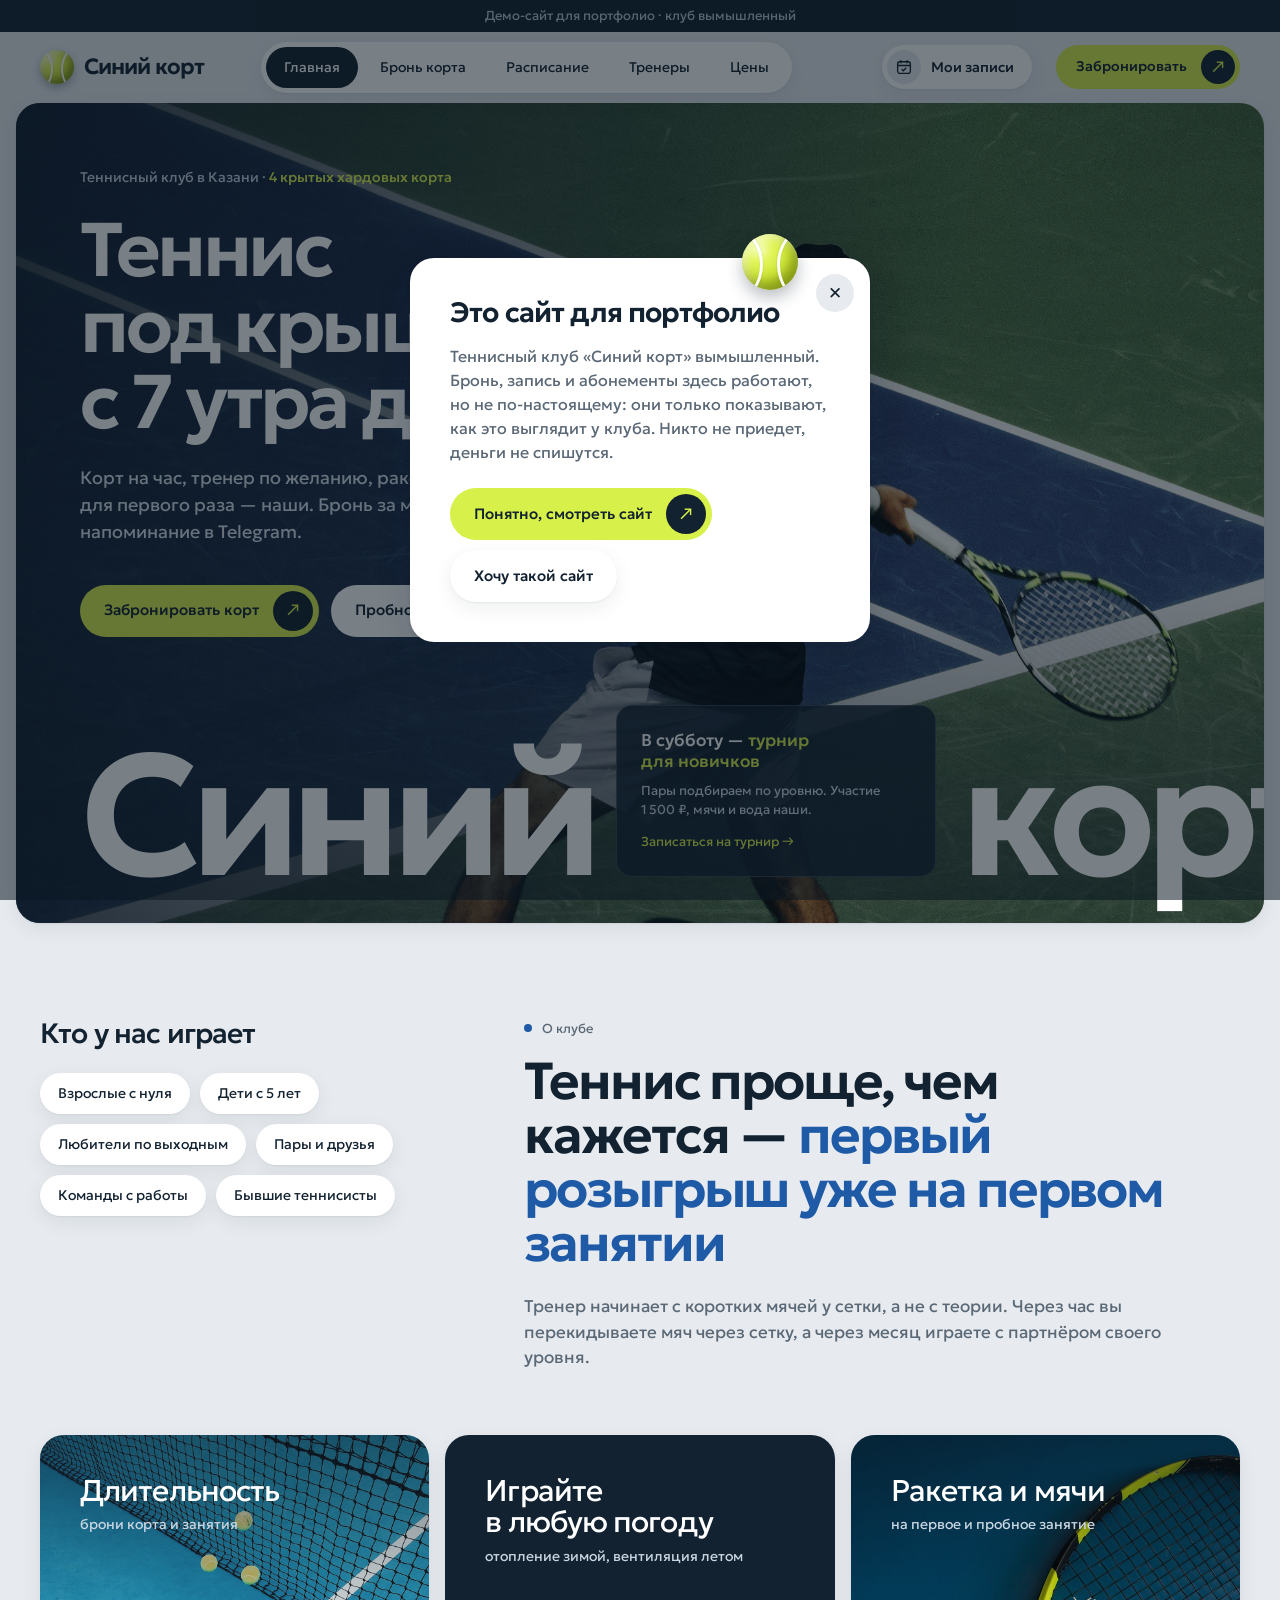
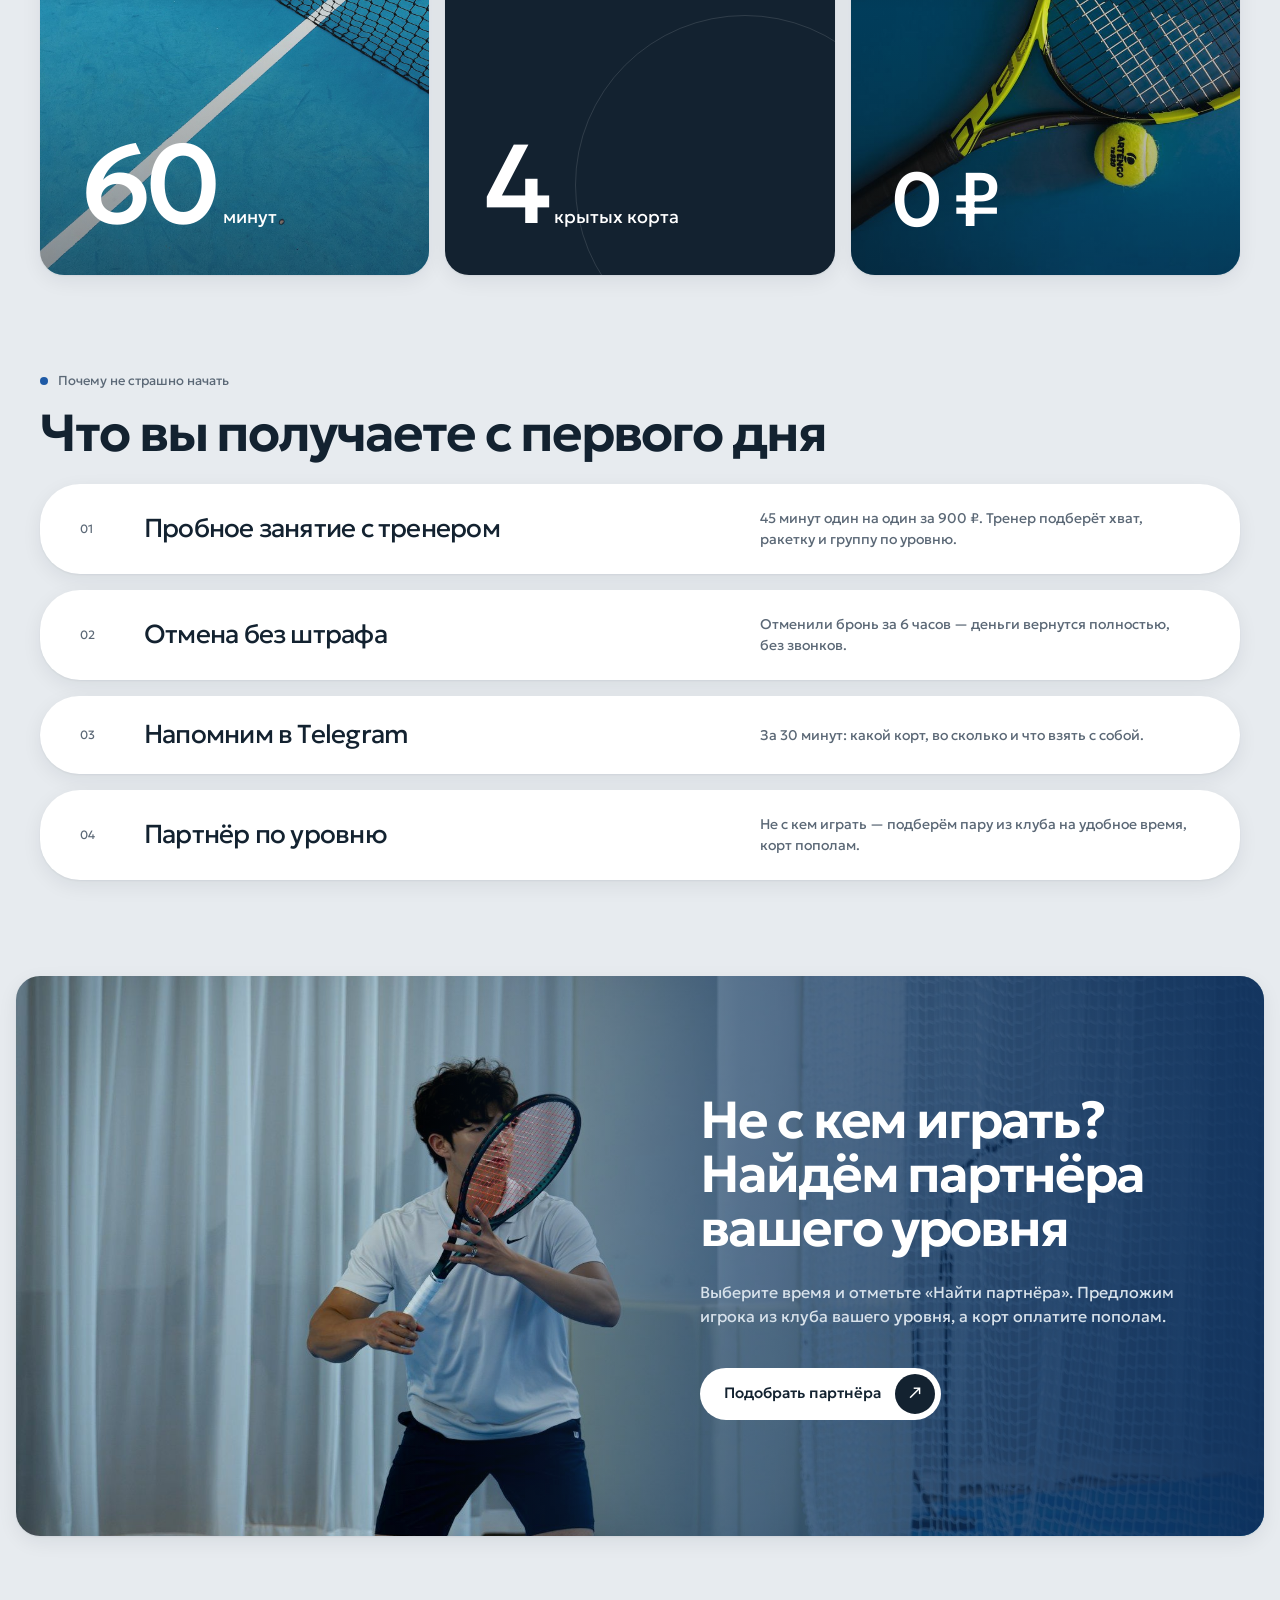
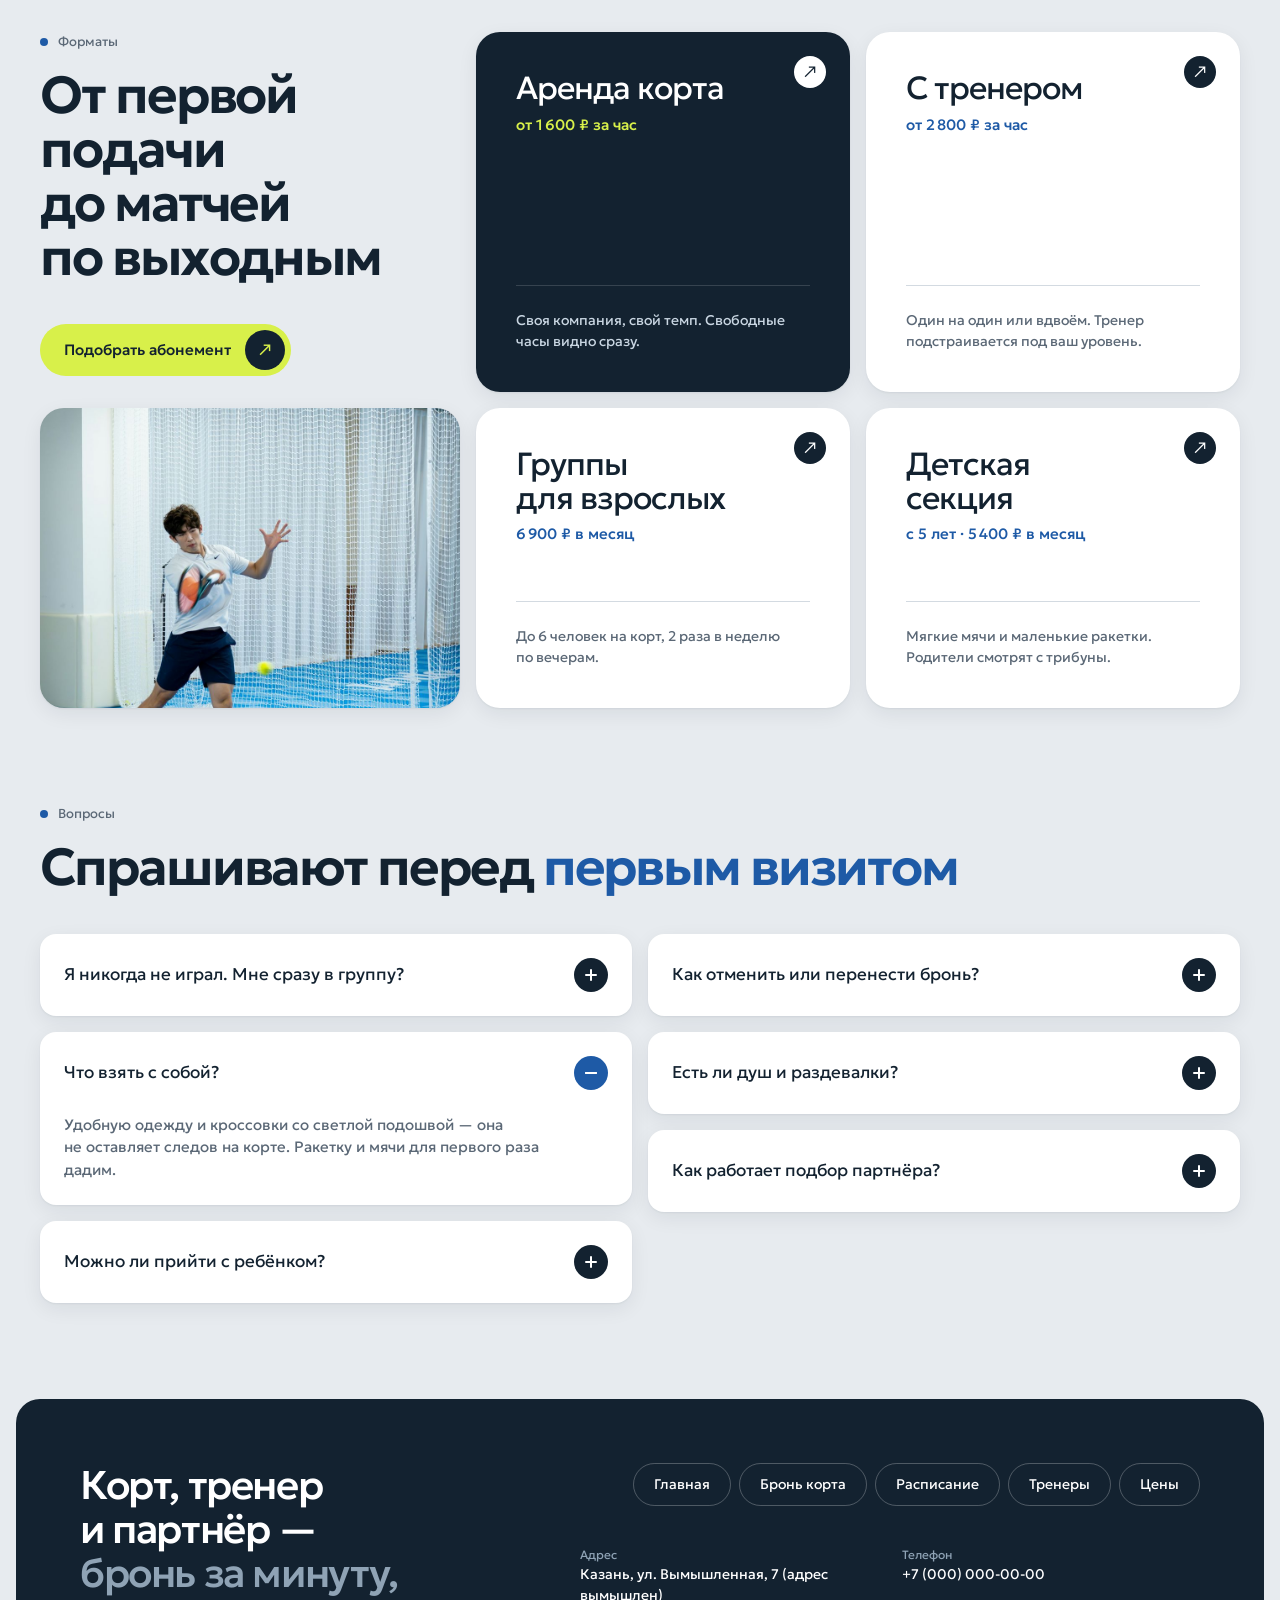
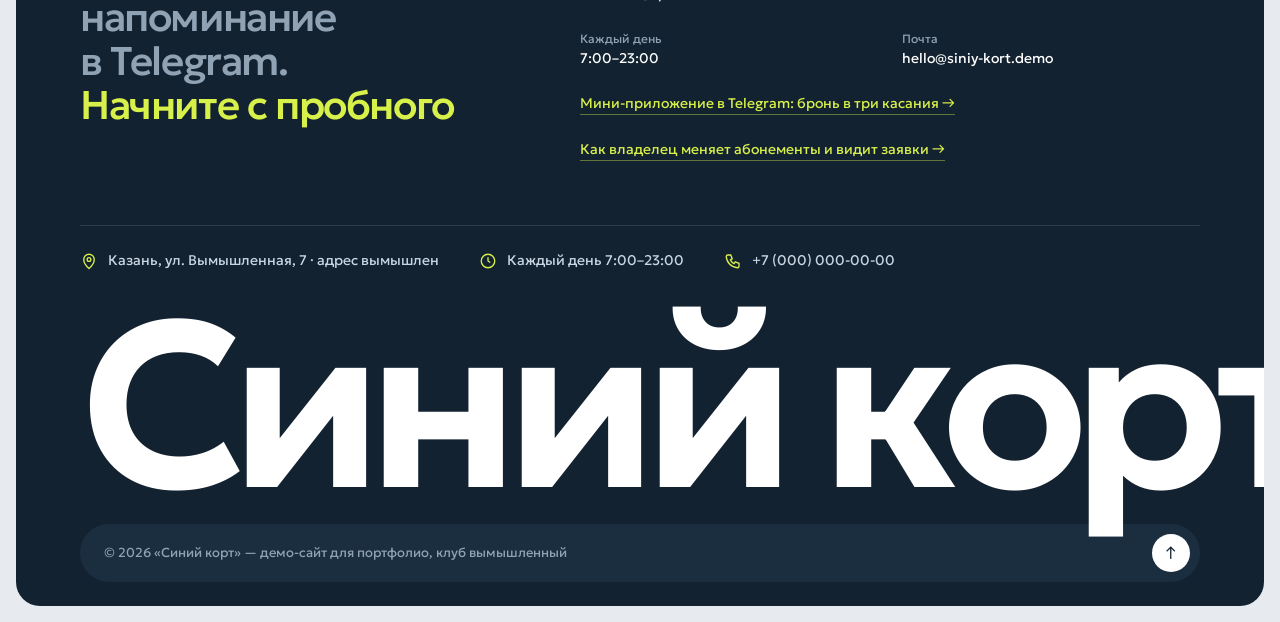
<file: index.html>
<!doctype html>
<html lang="ru">
<head>
<meta charset="utf-8">
<meta name="viewport" content="width=device-width, initial-scale=1">
<title>Синий корт — теннисный клуб в Казани (демо)</title>
<meta name="description" content="Крытые теннисные корты с 7 до 23, тренеры, группы для взрослых и детей. Бронь корта за минуту.">
<link rel="icon" href="img/favicon.svg" type="image/svg+xml">
<link rel="preconnect" href="https://fonts.googleapis.com"><link rel="preconnect" href="https://fonts.gstatic.com" crossorigin>
<link href="https://fonts.googleapis.com/css2?family=Geologica:wght@300;400;500;600&display=swap" rel="stylesheet">
<link rel="stylesheet" href="css/site.css?v=33">
</head>
<body data-page="home">
<div id="hdr"></div>

<main>
<section class="hero">
  <div class="hero-in">
    <div class="kick">Теннисный клуб в Казани · <b>4 крытых хардовых корта</b></div>
    <h1>Теннис под крышей — с&nbsp;7&nbsp;утра до&nbsp;11&nbsp;вечера</h1>
    <p class="lead">Корт на час, тренер по желанию, ракетки для первого раза — наши. Бронь за минуту, напоминание в Telegram.</p>
    <div class="btns"><a class="btn ball" href="bron.html">Забронировать корт <span class="arr">↗</span></a><a class="btn white" href="bron.html?coach=igor">Пробное занятие <span class="arr">↗</span></a></div>
  </div>
  <div class="word">
    <span aria-hidden="true">Синий</span>
    <a class="event" href="raspisanie.html#tour"><b>В субботу — <em>турнир для новичков</em></b><p>Пары подбираем по уровню. Участие <span data-price="tournament">1 500 ₽</span>, мячи и вода наши.</p><i>Записаться на турнир →</i></a>
    <span aria-hidden="true">корт</span>
  </div>
</section>

<section class="sec wrap">
  <div class="who">
    <div><h3>Кто у нас играет</h3>
      <div class="chips"><span>Взрослые с нуля</span><span>Дети с 5 лет</span><span>Любители по выходным</span><span>Пары и друзья</span><span>Команды с работы</span><span>Бывшие теннисисты</span></div></div>
    <div><div class="lbl">О клубе</div>
      <h2>Теннис проще, чем кажется — <em>первый розыгрыш уже на&nbsp;первом занятии</em></h2>
      <p>Тренер начинает с коротких мячей у сетки, а не с теории. Через час вы перекидываете мяч через сетку, а через месяц играете с партнёром своего уровня.</p></div>
  </div>
  <div class="tiles">
    <div class="tile t1"><h4>Длительность</h4><small>брони корта и занятия</small><div class="big">60<sub>минут</sub></div></div>
    <div class="tile t2"><span class="ring"></span><h4>Играйте<br>в любую погоду</h4><small>отопление зимой, вентиляция летом</small><div class="big">4<sub>крытых корта</sub></div></div>
    <div class="tile t3"><h4>Ракетка и мячи</h4><small>на первое и пробное занятие</small><div class="big">0 ₽</div></div>
  </div>
</section>

<section class="sec wrap">
  <div class="lbl">Почему не страшно начать</div>
  <h2>Что вы получаете с первого дня</h2>
  <div class="why">
    <div class="row"><span class="n">01</span><b>Пробное занятие с тренером</b><p>45 минут один на один за <span data-price="trial">900 ₽</span>. Тренер подберёт хват, ракетку и группу по уровню.</p><i class="tball" aria-hidden="true"></i></div>
    <div class="row"><span class="n">02</span><b>Отмена без штрафа</b><p>Отменили бронь за <span data-x="cancelHours">6</span> часов — деньги вернутся полностью, без звонков.</p><i class="tball" aria-hidden="true"></i></div>
    <div class="row"><span class="n">03</span><b>Напомним в Telegram</b><p>За <span data-x="remindMinutes">30</span> минут: какой корт, во сколько и что взять с собой.</p><i class="tball" aria-hidden="true"></i></div>
    <div class="row"><span class="n">04</span><b>Партнёр по уровню</b><p>Не с кем играть — подберём пару из клуба на удобное время, корт пополам.</p><i class="tball" aria-hidden="true"></i></div>
  </div>
</section>

<section class="banner">
  <div class="banner-in">
    <h2>Не с кем играть? Найдём партнёра вашего уровня</h2>
    <p>Выберите время и отметьте «Найти партнёра». Предложим игрока из клуба вашего уровня, а корт оплатите пополам.</p>
    <a class="btn white" href="bron.html?partner=1">Подобрать партнёра <span class="arr">↗</span></a>
  </div>
</section>

<section class="sec wrap">
  <div class="svc">
    <div class="svc-h"><div class="lbl">Форматы</div><h2>От первой подачи до матчей по выходным</h2><a class="btn ball" href="ceny.html" style="align-self:flex-start">Подобрать абонемент <span class="arr">↗</span></a></div>
    <a class="card dark" href="bron.html"><span class="arr">↗</span><h4>Аренда корта</h4><div class="price">от <span data-price="court-min">1 600 ₽</span> за час</div><p>Своя компания, свой темп. Свободные часы видно сразу.</p></a>
    <a class="card" href="trenery.html"><span class="arr">↗</span><h4>С тренером</h4><div class="price">от <span data-price="coach-min">2 800 ₽</span> за час</div><p>Один на один или вдвоём. Тренер подстраивается под ваш уровень.</p></a>
    <div class="card photo" role="img" aria-label="Крытый корт клуба"></div>
    <a class="card" href="raspisanie.html"><span class="arr">↗</span><h4>Группы для взрослых</h4><div class="price"><span data-price="group-2">6 900 ₽</span> в месяц</div><p>До <span data-x="groupMax">6</span> человек на корт, 2 раза в неделю по вечерам.</p></a>
    <a class="card" href="trenery.html#marina"><span class="arr">↗</span><h4>Детская секция</h4><div class="price">с 5 лет · <span data-price="kids">5 400 ₽</span> в месяц</div><p>Мягкие мячи и маленькие ракетки. Родители смотрят с трибуны.</p></a>
  </div>
</section>

<section class="sec wrap">
  <div class="lbl">Вопросы</div>
  <h2>Спрашивают перед <em>первым визитом</em></h2>
  <div class="faq" data-faq></div>
</section>
</main>

<div id="ftr"></div>
<script src="js/data.js?v=33"></script>
<script src="js/site.js?v=33"></script>
</body>
</html>
</file>
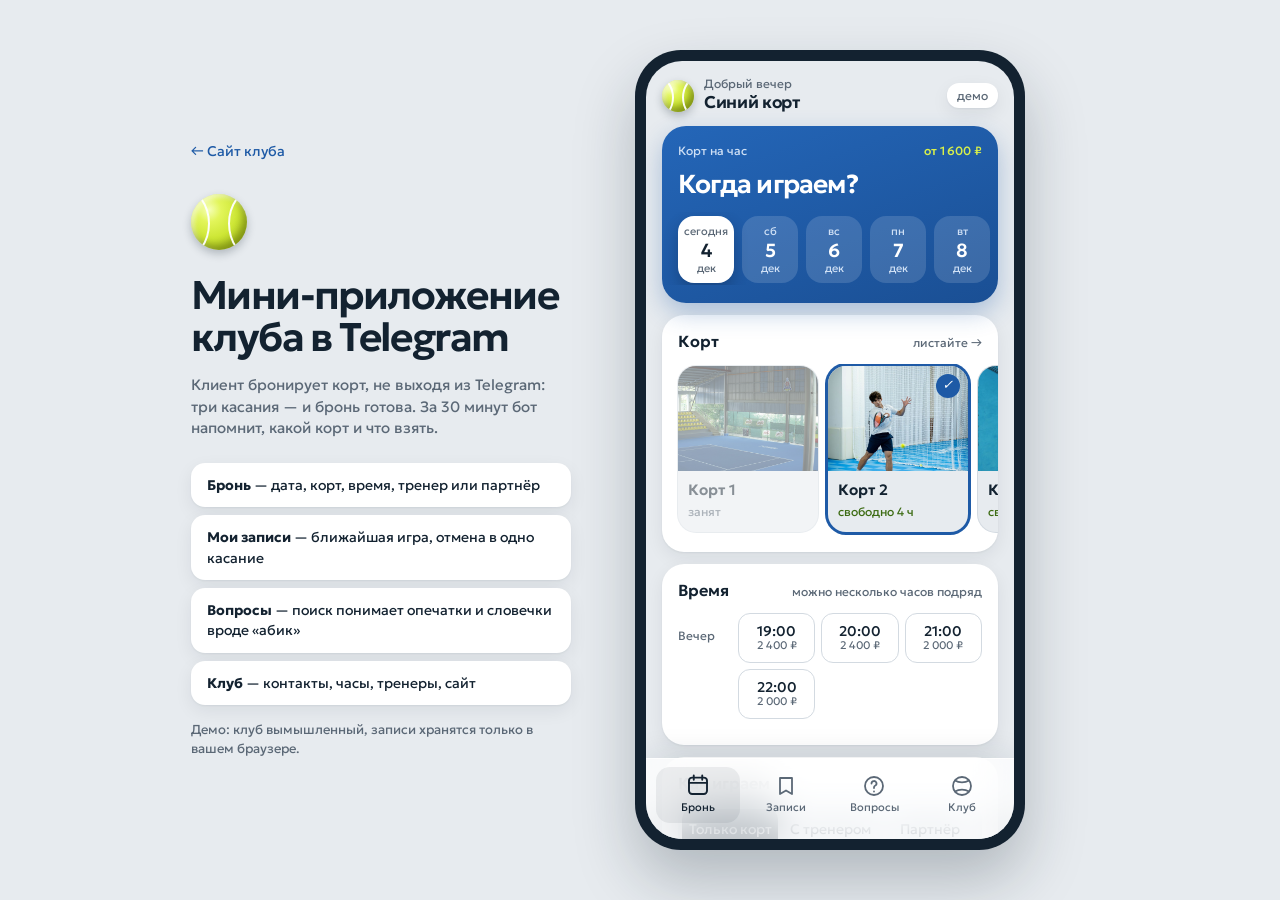
<file: app/index.html>
<!doctype html>
<html lang="ru">
<head>
<meta charset="utf-8">
<meta name="viewport" content="width=device-width, initial-scale=1, viewport-fit=cover">
<title>Синий корт — мини-приложение (демо)</title>
<meta name="description" content="Мини-приложение теннисного клуба в Telegram: бронь корта, мои записи, ответы на вопросы, контакты.">
<link rel="icon" href="../img/favicon.svg" type="image/svg+xml">
<link rel="preconnect" href="https://fonts.googleapis.com"><link rel="preconnect" href="https://fonts.gstatic.com" crossorigin>
<link href="https://fonts.googleapis.com/css2?family=Geologica:wght@300;400;500;600&display=swap" rel="stylesheet">
<link rel="stylesheet" href="app.css?v=7">
<script src="https://telegram.org/js/telegram-web-app.js?59"></script>
</head>
<body>
<aside class="side" aria-label="О мини-приложении">
  <a class="back" href="../index.html">← Сайт клуба</a>
  <i class="tball" aria-hidden="true"></i>
  <h1>Мини-приложение клуба в Telegram</h1>
  <p>Клиент бронирует корт, не выходя из Telegram: три касания — и бронь готова. За 30 минут бот напомнит, какой корт и что взять.</p>
  <ul>
    <li><b>Бронь</b> — дата, корт, время, тренер или партнёр</li>
    <li><b>Мои записи</b> — ближайшая игра, отмена в одно касание</li>
    <li><b>Вопросы</b> — поиск понимает опечатки и словечки вроде «абик»</li>
    <li><b>Клуб</b> — контакты, часы, тренеры, сайт</li>
  </ul>
  <p class="note">Демо: клуб вымышленный, записи хранятся только в вашем браузере.</p>
</aside>

<div class="phone">
  <div class="app" id="app">
    <div class="scroll" id="scroll">
      <header class="top">
        <div class="hi"><i class="tball" aria-hidden="true"></i><div><small id="hello">Добрый день</small><b>Синий корт</b></div></div>
        <span class="demo-tag" id="demoTag">демо</span>
      </header>

      <section class="screen" id="s-book">
        <div class="court-card" id="hero">
          <div class="cc-top"><span class="cc-k">Корт на час</span><span class="cc-v" id="heroPrice"></span></div>
          <h2>Когда играем?</h2>
          <div class="days" id="days"></div>
        </div>
        <div class="block"><div class="bl"><span>Корт</span><span class="bl-r" id="courtNote"></span></div><div class="courts" id="courts"></div></div>
        <div class="block"><div class="bl"><span>Время</span><span class="bl-r">можно несколько часов подряд</span></div><div id="slots"></div></div>
        <div class="block"><div class="bl"><span>Как играем</span></div>
          <div class="seg" id="mode"><button type="button" class="on" data-m="solo">Только корт</button><button type="button" data-m="coach">С тренером</button><button type="button" data-m="partner">Партнёр</button></div>
          <p class="mode-note" id="modeNote"></p>
          <div class="coaches" id="coaches" hidden></div>
        </div>
        <div class="sumbar" id="sumbar"></div>
      </section>

      <section class="screen" id="s-my" hidden>
        <h2 class="h">Мои записи</h2>
        <div id="next"></div>
        <div id="myList"></div>
      </section>

      <section class="screen" id="s-faq" hidden>
        <h2 class="h">Вопросы</h2>
        <label class="search"><svg viewBox="0 0 24 24" aria-hidden="true"><circle cx="10.5" cy="10.5" r="6.5"/><path d="m15.5 15.5 5 5"/></svg><input id="q" type="search" placeholder="Например: абик, душ, ребёнку 6 лет" autocomplete="off" aria-label="Поиск по вопросам"></label>
        <div class="hints" id="hints"></div>
        <div id="answers"></div>
      </section>

      <section class="screen" id="s-club" hidden>
        <div class="club-hero"><img src="../img/hall.jpg" alt="Крытый корт клуба" loading="lazy"><div><b>Синий корт</b><span>4 крытых хардовых корта</span></div></div>
        <div class="open-now" id="openNow"></div>
        <div class="links" id="links"></div>
        <h3 class="sub">Тренеры</h3>
        <div class="crew" id="crew"></div>
        <a class="dev" href="https://t.me/isthisthedaggr" target="_blank" rel="noopener"><i class="tball" aria-hidden="true"></i><span><b>Хотите такое приложение для своего клуба?</b>Сделаю сайт, бота и мини-приложение — @isthisthedaggr</span></a>
      </section>
    </div>

    <nav class="tabs" aria-label="Разделы">
      <button type="button" class="on" data-s="book"><svg viewBox="0 0 24 24"><rect x="3.5" y="5" width="17" height="15.5" rx="3"/><path d="M3.5 10h17M8 3v4M16 3v4"/></svg><span>Бронь</span></button>
      <button type="button" data-s="my"><svg viewBox="0 0 24 24"><path d="M6 4h12v16l-6-3.5L6 20z"/></svg><span>Записи</span><b id="cnt" hidden>0</b></button>
      <button type="button" data-s="faq"><svg viewBox="0 0 24 24"><circle cx="12" cy="12" r="9"/><path d="M9.5 9.5a2.5 2.5 0 1 1 3.5 2.3c-.6.3-1 .9-1 1.6V14M12 17.5v.01"/></svg><span>Вопросы</span></button>
      <button type="button" data-s="club"><svg viewBox="0 0 24 24"><circle cx="12" cy="12" r="9"/><path d="M5 6.5c4 2.5 10 2.5 14 0M5 17.5c4-2.5 10-2.5 14 0"/></svg><span>Клуб</span></button>
    </nav>
  </div>
</div>
<div id="layer"></div>
<script src="../js/data.js?v=32"></script>
<script src="faq.js?v=3"></script>
<script src="app.js?v=9"></script>
</body>
</html>
</file>
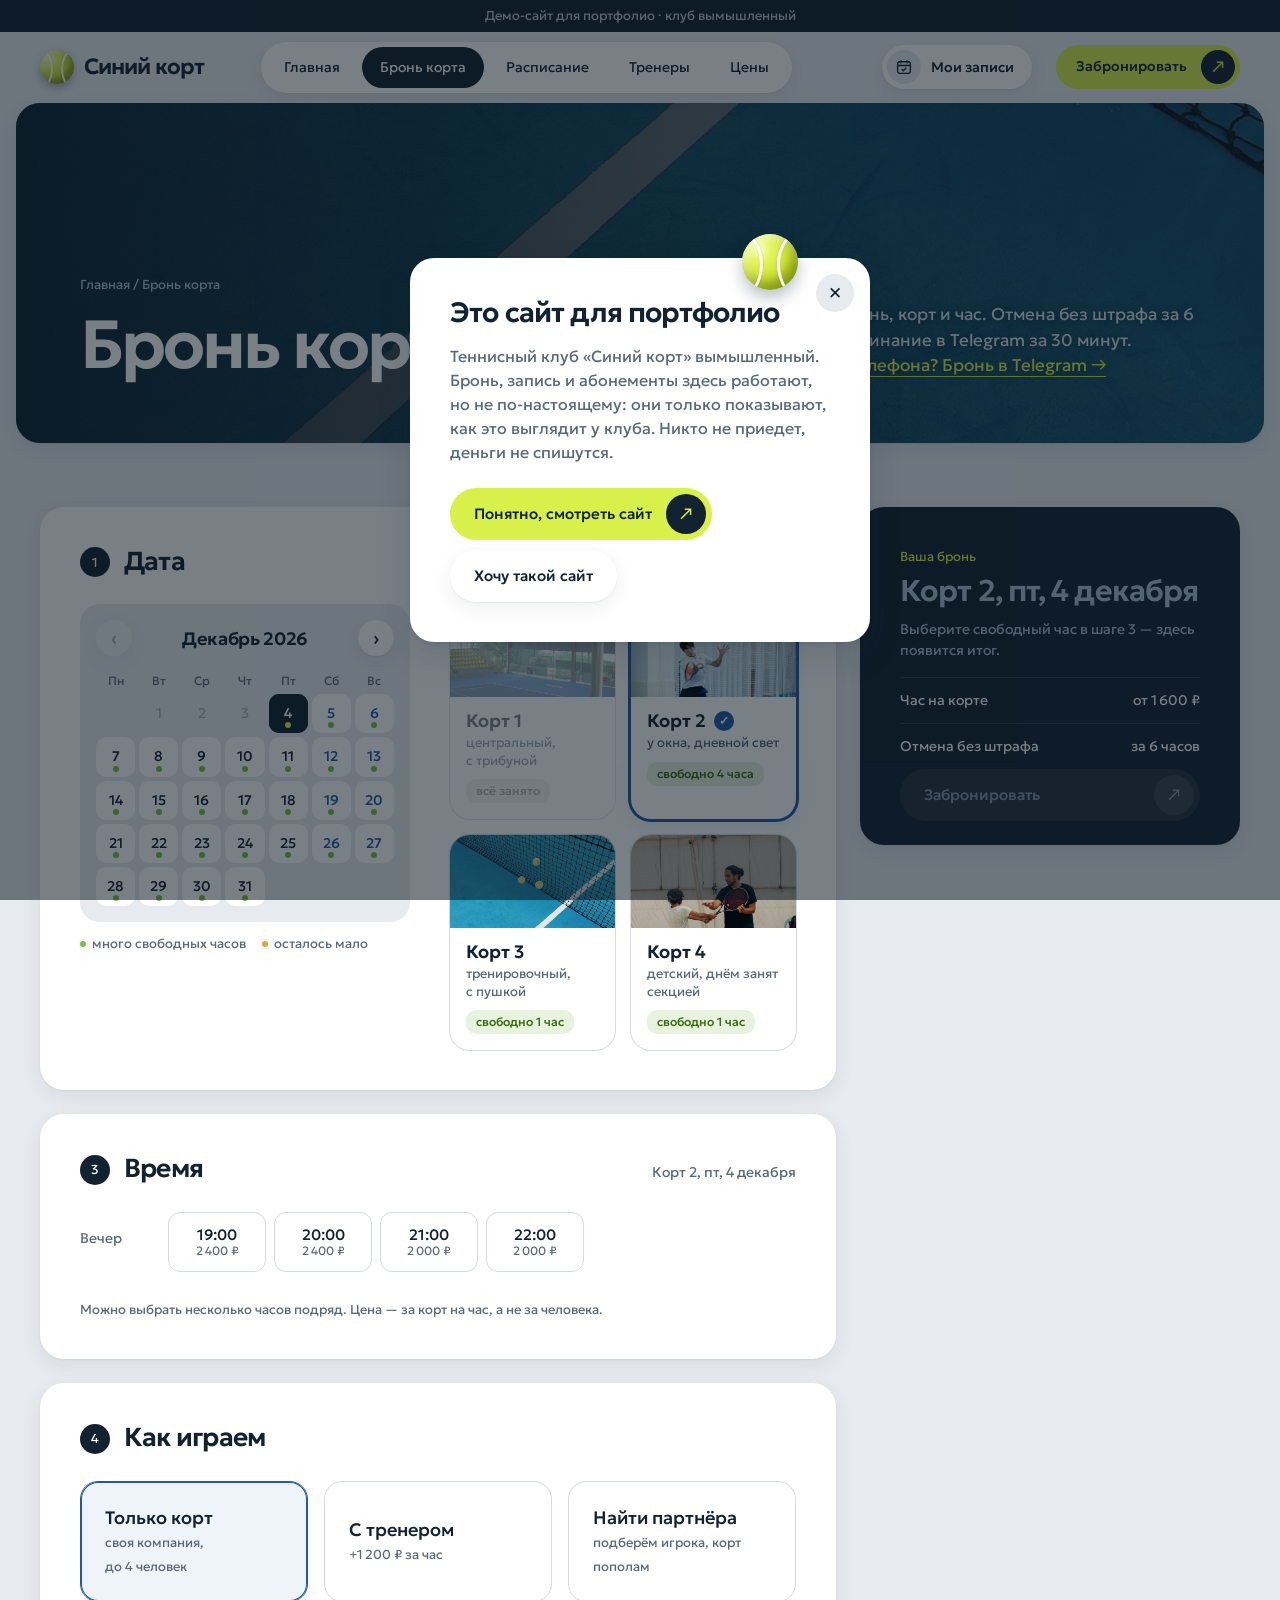
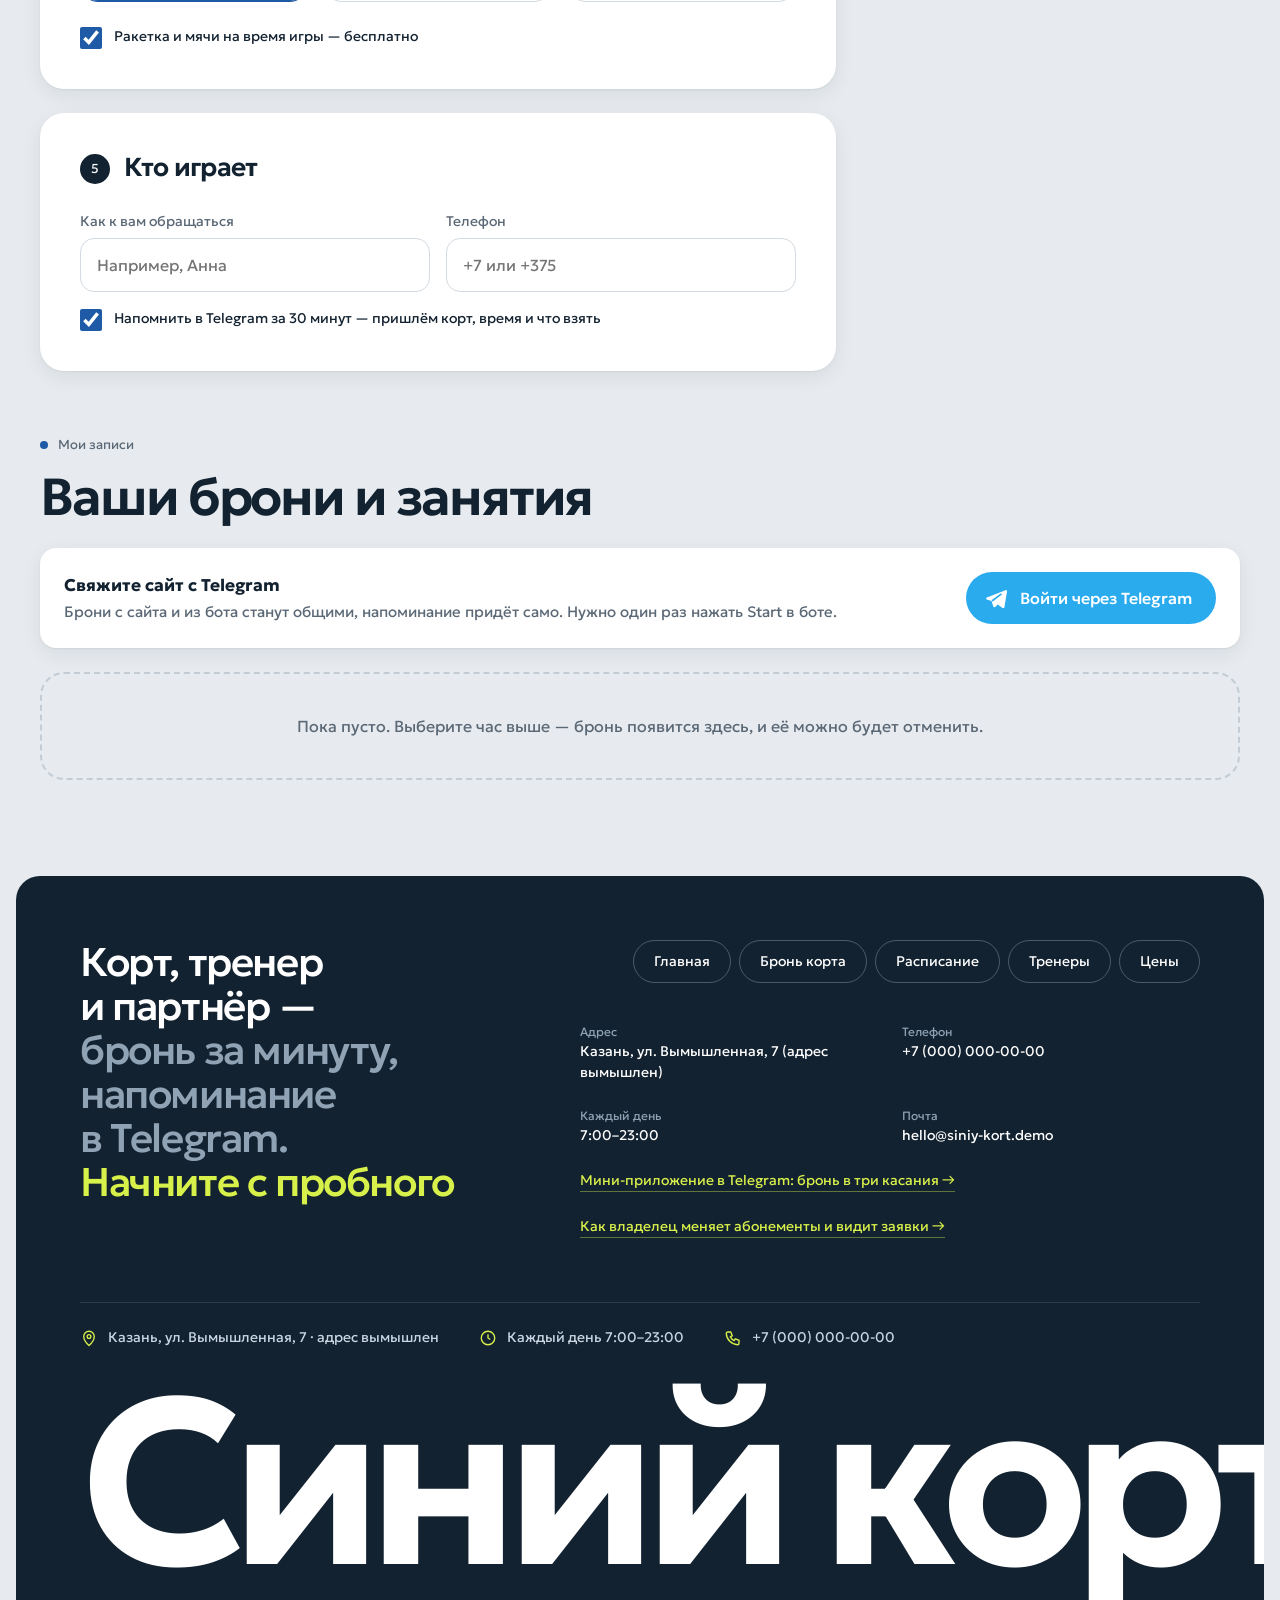
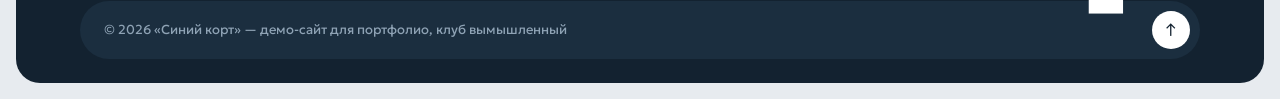
<file: bron.html>
<!doctype html>
<html lang="ru">
<head>
<meta charset="utf-8">
<meta name="viewport" content="width=device-width, initial-scale=1">
<title>Бронь корта — Синий корт (демо)</title>
<meta name="description" content="Свободные часы на четырёх крытых кортах. Бронь за минуту, отмена без штрафа за 6 часов.">
<link rel="icon" href="img/favicon.svg" type="image/svg+xml">
<link rel="preconnect" href="https://fonts.googleapis.com"><link rel="preconnect" href="https://fonts.gstatic.com" crossorigin>
<link href="https://fonts.googleapis.com/css2?family=Geologica:wght@300;400;500;600&display=swap" rel="stylesheet">
<link rel="stylesheet" href="css/site.css?v=33">
</head>
<body data-page="bron">
<div id="hdr"></div>
<main>
<section class="phead" style="background-image:url(img/net-balls-blue.jpg);background-position:center 65%">
  <div class="phead-in">
    <div><div class="crumbs"><a href="index.html">Главная</a> / Бронь корта</div><h1>Бронь корта</h1></div>
    <p>Выберите день, корт и час. Отмена без штрафа за <span data-x="cancelHours">6</span> часов, напоминание в Telegram за <span data-x="remindMinutes">30</span> минут.<br><a href="app/" style="color:var(--ball);border-bottom:1px solid currentColor">Удобнее с телефона? Бронь в Telegram →</a></p>
  </div>
</section>

<div class="wrap">
  <div class="book" id="book">
    <div class="book-main">
      <div class="panel pick">
        <div class="pick-cal"><div class="step"><span>1</span><b>Дата</b></div><div class="cal" id="cal"></div>
          <p class="note cal-note"><span><i class="dot hi"></i>много свободных часов</span><span><i class="dot lo"></i>осталось мало</span></p></div>
        <div class="pick-court"><div class="step"><span>2</span><b>Корт</b></div><div class="ccards" id="courts"></div></div>
      </div>
      <div class="panel">
        <div class="step"><span>3</span><b>Время</b><em class="step-sub" id="timeSub"></em></div>
        <div id="slots"></div>
        <p class="note" style="margin-top:var(--s2)">Можно выбрать несколько часов подряд. Цена — за корт на час, а не за человека.</p>
      </div>
      <div class="panel">
        <div class="step"><span>4</span><b>Как играем</b></div>
        <div class="opts" id="opts">
          <button type="button" class="opt on" data-mode="solo"><b>Только корт</b><small>своя компания, до 4 человек</small></button>
          <button type="button" class="opt" data-mode="coach"><b>С тренером</b><small>+<span data-price="coach">1 200 ₽</span> за час</small></button>
          <button type="button" class="opt" data-mode="partner"><b>Найти партнёра</b><small>подберём игрока, корт пополам</small></button>
        </div>
        <div class="opt-extra" id="coachPick" hidden><p class="note" style="margin-bottom:12px">Выберите тренера</p><div class="coachpick" id="coach"></div></div>
        <div class="opt-extra" id="levelPick" hidden><p class="note" style="margin-bottom:12px">Ваш уровень — подберём партнёра такого же</p>
          <div class="seg" id="level"><button type="button" data-v="Только начинаю">Только начинаю</button><button type="button" class="on" data-v="Играю иногда">Играю иногда</button><button type="button" data-v="Играю регулярно">Играю регулярно</button></div></div>
        <label class="check" style="margin-top:var(--s3)"><input type="checkbox" id="rent" checked><span>Ракетка и мячи на время игры — бесплатно</span></label>
      </div>
      <div class="panel">
        <div class="step"><span>5</span><b>Кто играет</b></div>
        <form id="contact" class="form2" novalidate>
          <label class="field"><span>Как к вам обращаться</span><input name="name" autocomplete="given-name" placeholder="Например, Анна"><em class="e" hidden></em></label>
          <label class="field"><span>Телефон</span><input name="phone" type="tel" inputmode="tel" autocomplete="tel" placeholder="+7 или +375"><em class="e" hidden></em></label>
          <label class="check" style="grid-column:1/-1"><input type="checkbox" name="tg" checked><span>Напомнить в Telegram за <span data-x="remindMinutes">30</span> минут — пришлём корт, время и что взять</span></label>
        </form>
      </div>
    </div>
    <aside class="sum empty" id="sum" aria-live="polite"></aside>
  </div>
  <div class="panel done" id="done" hidden></div>
  <div class="mbar" id="mbar" aria-hidden="true"><div><small id="mbarT"></small><b id="mbarP"></b></div><a class="btn ball" href="#sum">Далее <span class="arr">↗</span></a></div>

  <section class="my" id="my">
    <div class="lbl">Мои записи</div>
    <h2>Ваши брони и занятия</h2>
    <div data-tglogin class="tgbox"></div>
    <div class="my-list" id="myList"></div>
  </section>
</div>
</main>
<div id="ftr"></div>
<script src="js/data.js?v=33"></script>
<script src="js/site.js?v=33"></script>
<script src="js/bron.js?v=33"></script>
</body>
</html>
</file>
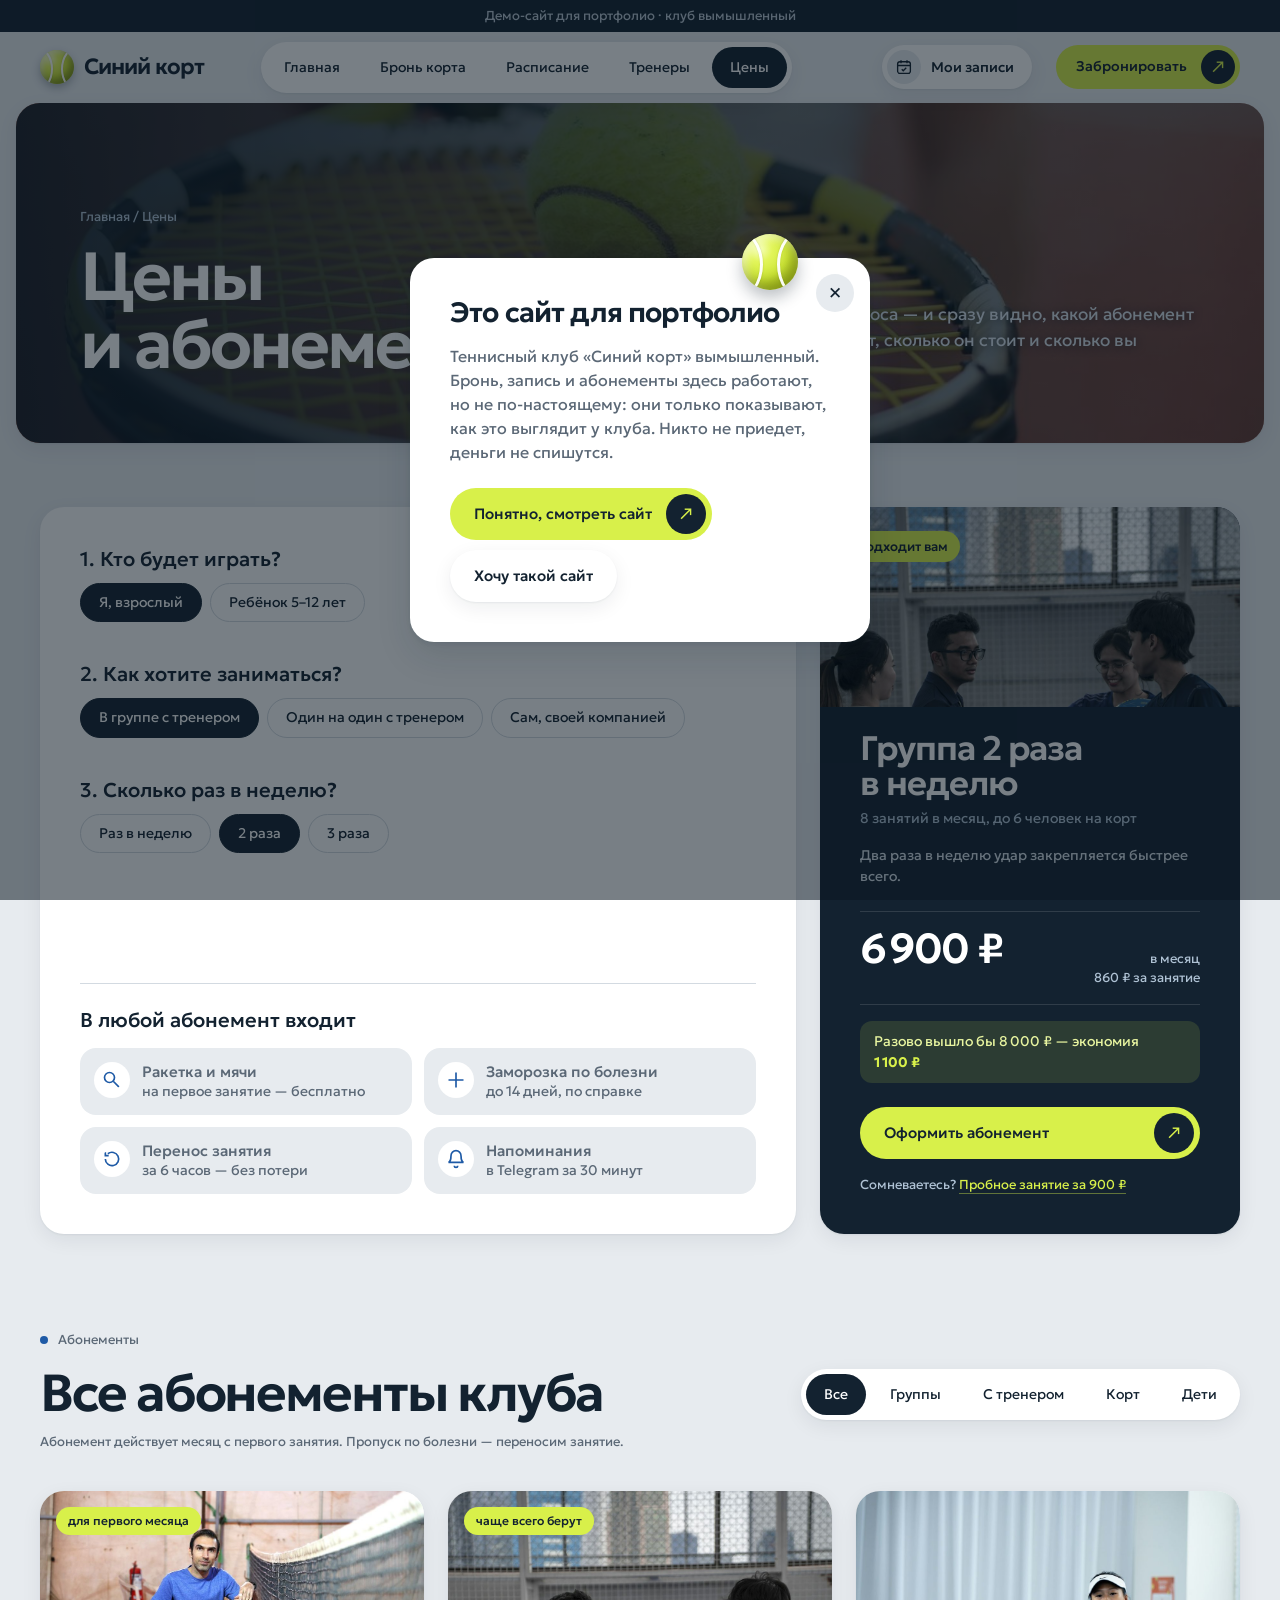
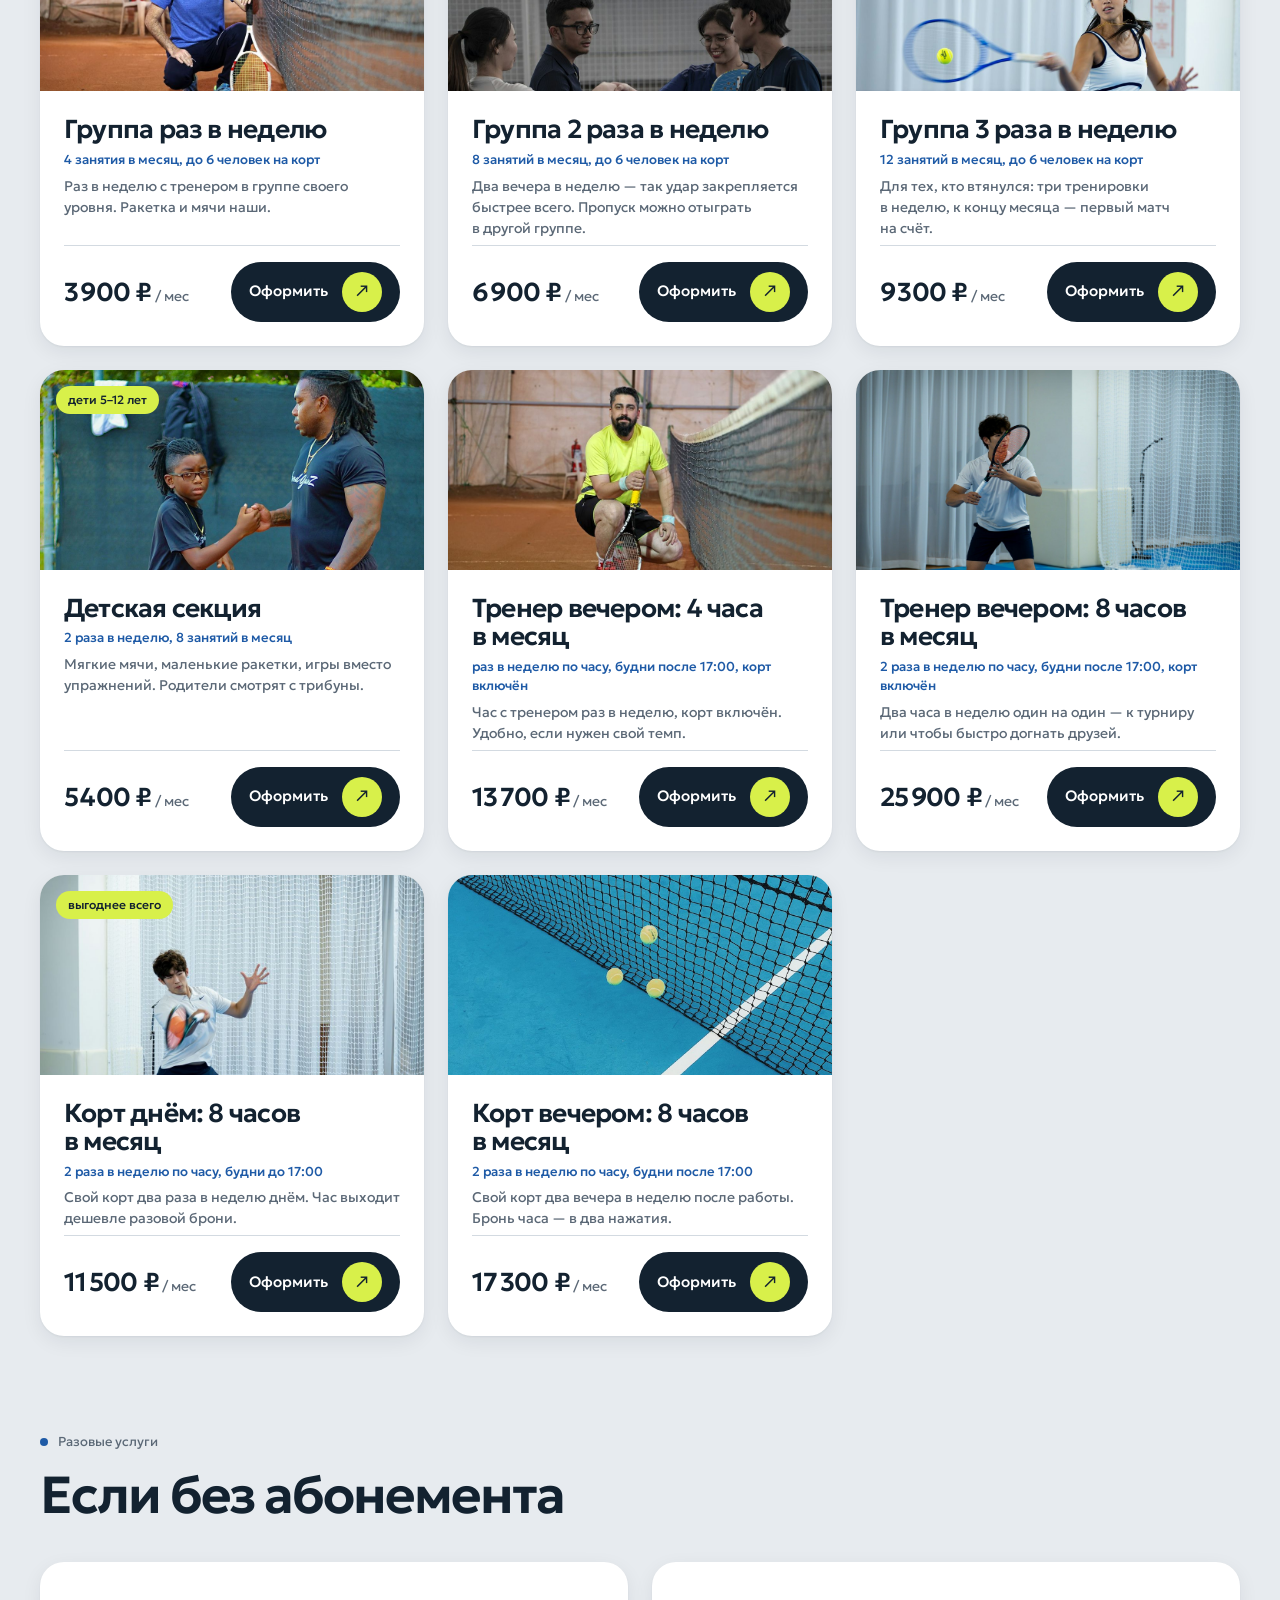
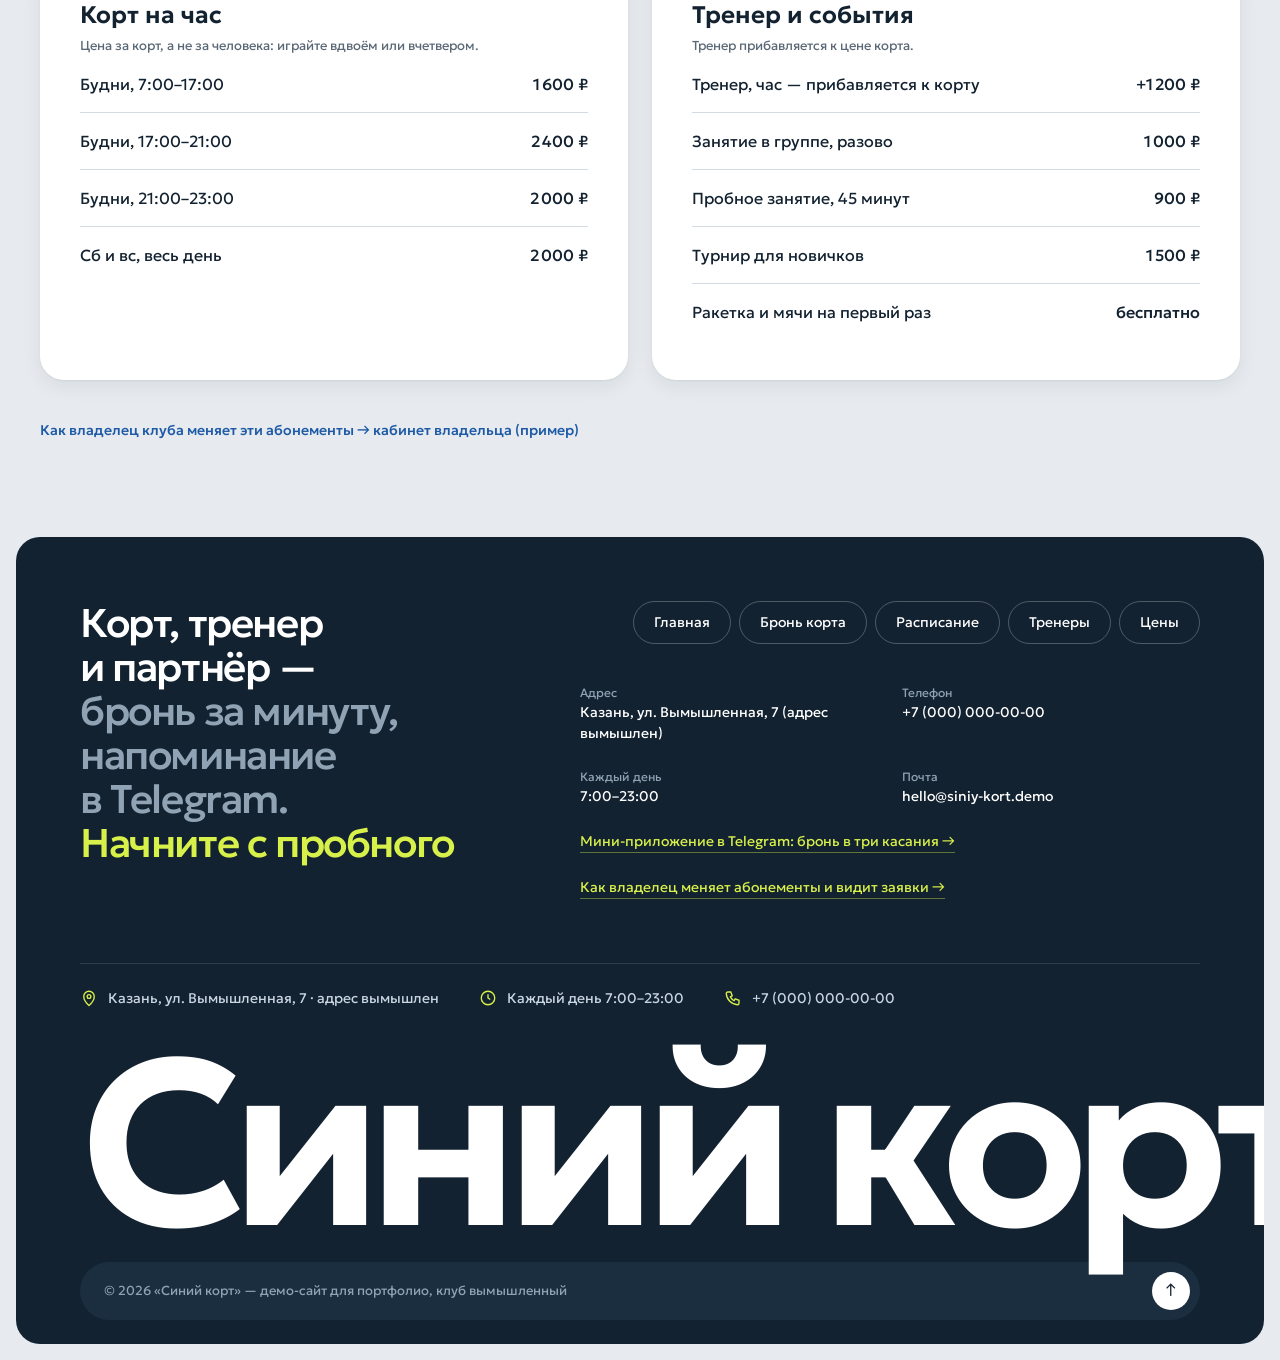
<file: ceny.html>
<!doctype html>
<html lang="ru">
<head>
<meta charset="utf-8">
<meta name="viewport" content="width=device-width, initial-scale=1">
<title>Цены и абонементы — Синий корт (демо)</title>
<meta name="description" content="Подберите абонемент за 4 вопроса. Цены на аренду кортов, занятия с тренером и группы.">
<link rel="icon" href="img/favicon.svg" type="image/svg+xml">
<link rel="preconnect" href="https://fonts.googleapis.com"><link rel="preconnect" href="https://fonts.gstatic.com" crossorigin>
<link href="https://fonts.googleapis.com/css2?family=Geologica:wght@300;400;500;600&display=swap" rel="stylesheet">
<link rel="stylesheet" href="css/site.css?v=33">
</head>
<body data-page="ceny">
<div id="hdr"></div>
<main>
<section class="phead" style="background-image:url(img/ball-racket.jpg);background-position:center 60%">
  <div class="phead-in">
    <div><div class="crumbs"><a href="index.html">Главная</a> / Цены</div><h1>Цены и абонементы</h1></div>
    <p>Четыре вопроса — и сразу видно, какой абонемент вам подходит, сколько он стоит и сколько вы сэкономите.</p>
  </div>
</section>

<div class="wrap">
  <div class="calc">
    <div class="panel qs" id="qs">
      <div><h4>1. Кто будет играть?</h4><div class="seg" data-q="who"><button type="button" class="on" data-v="adult">Я, взрослый</button><button type="button" data-v="kid">Ребёнок 5–12 лет</button></div></div>
      <div data-for="adult"><h4>2. Как хотите заниматься?</h4><div class="seg" data-q="fmt"><button type="button" class="on" data-v="group">В группе с тренером</button><button type="button" data-v="coach">Один на один с тренером</button><button type="button" data-v="court">Сам, своей компанией</button></div></div>
      <div data-for="adult"><h4>3. Сколько раз в неделю?</h4><div class="seg" data-q="times"><button type="button" data-v="1">Раз в неделю</button><button type="button" class="on" data-v="2">2 раза</button><button type="button" data-v="3">3 раза</button></div></div>
      <div data-for="time"><h4>4. В какое время удобно?</h4><div class="seg" data-q="when"><button type="button" data-v="day">Днём, будни до 17:00</button><button type="button" class="on" data-v="evening">Вечером, после 17:00</button><button type="button" data-v="weekend">В выходные</button></div>
        <p class="note" style="margin-top:10px">Днём корт дешевле: ${day} за час против ${eve} вечером.</p></div>
      <p class="note qs-kid" hidden>Детская секция занимается 2 раза в неделю: будни в 16:00–18:00 и субботу днём. Расписание — на странице <a href="raspisanie.html">«Расписание»</a>.</p>
      <div class="incl"><h4>В любой абонемент входит</h4><ul>
        <li><svg viewBox="0 0 24 24"><circle cx="9" cy="9" r="6"/><path d="m13.5 13.5 7 7"/></svg><span><b>Ракетка и мячи</b>на первое занятие — бесплатно</span></li>
        <li><svg viewBox="0 0 24 24"><path d="M12 3v18M3 12h18"/></svg><span><b>Заморозка по болезни</b>до 14 дней, по справке</span></li>
        <li><svg viewBox="0 0 24 24"><path d="M4 12a8 8 0 1 0 3-6.3"/><path d="M4 4v4h4"/></svg><span><b>Перенос занятия</b>за 6 часов — без потери</span></li>
        <li><svg viewBox="0 0 24 24"><path d="M6 8a6 6 0 1 1 12 0c0 7 3 8 3 8H3s3-1 3-8"/><path d="M10 20a2 2 0 0 0 4 0"/></svg><span><b>Напоминания</b>в Telegram за 30 минут</span></li>
      </ul></div>
    </div>
    <aside class="res" id="res" aria-live="polite"></aside>
  </div>

  <section class="sec">
    <div class="lbl">Абонементы</div>
    <div class="abh"><h2>Все абонементы клуба</h2><div class="tabs" id="atabs"><button type="button" class="on" data-k="all">Все</button><button type="button" data-k="group">Группы</button><button type="button" data-k="coach">С тренером</button><button type="button" data-k="court">Корт</button><button type="button" data-k="kids">Дети</button></div></div>
    <p class="note" style="margin-top:12px">Абонемент действует месяц с первого занятия. Пропуск по болезни — переносим занятие.</p>
    <div class="abons" id="abons"></div>
  </section>

  <section class="sec">
    <div class="lbl">Разовые услуги</div>
    <h2>Если без абонемента</h2>
    <div class="rates">
      <div class="panel"><h3>Корт на час</h3><p class="note">Цена за корт, а не за человека: играйте вдвоём или вчетвером.</p><ul class="rt" id="rt1"></ul></div>
      <div class="panel"><h3>Тренер и события</h3><p class="note">Тренер прибавляется к цене корта.</p><ul class="rt" id="rt2"></ul></div>
    </div>
    <a class="owner-link" href="kabinet.html">Как владелец клуба меняет эти абонементы → кабинет владельца (пример)</a>
  </section>
</div>
</main>
<div id="ftr"></div>
<script src="js/data.js?v=33"></script>
<script src="js/site.js?v=33"></script>
<script src="js/ceny.js?v=33"></script>
</body>
</html>
</file>
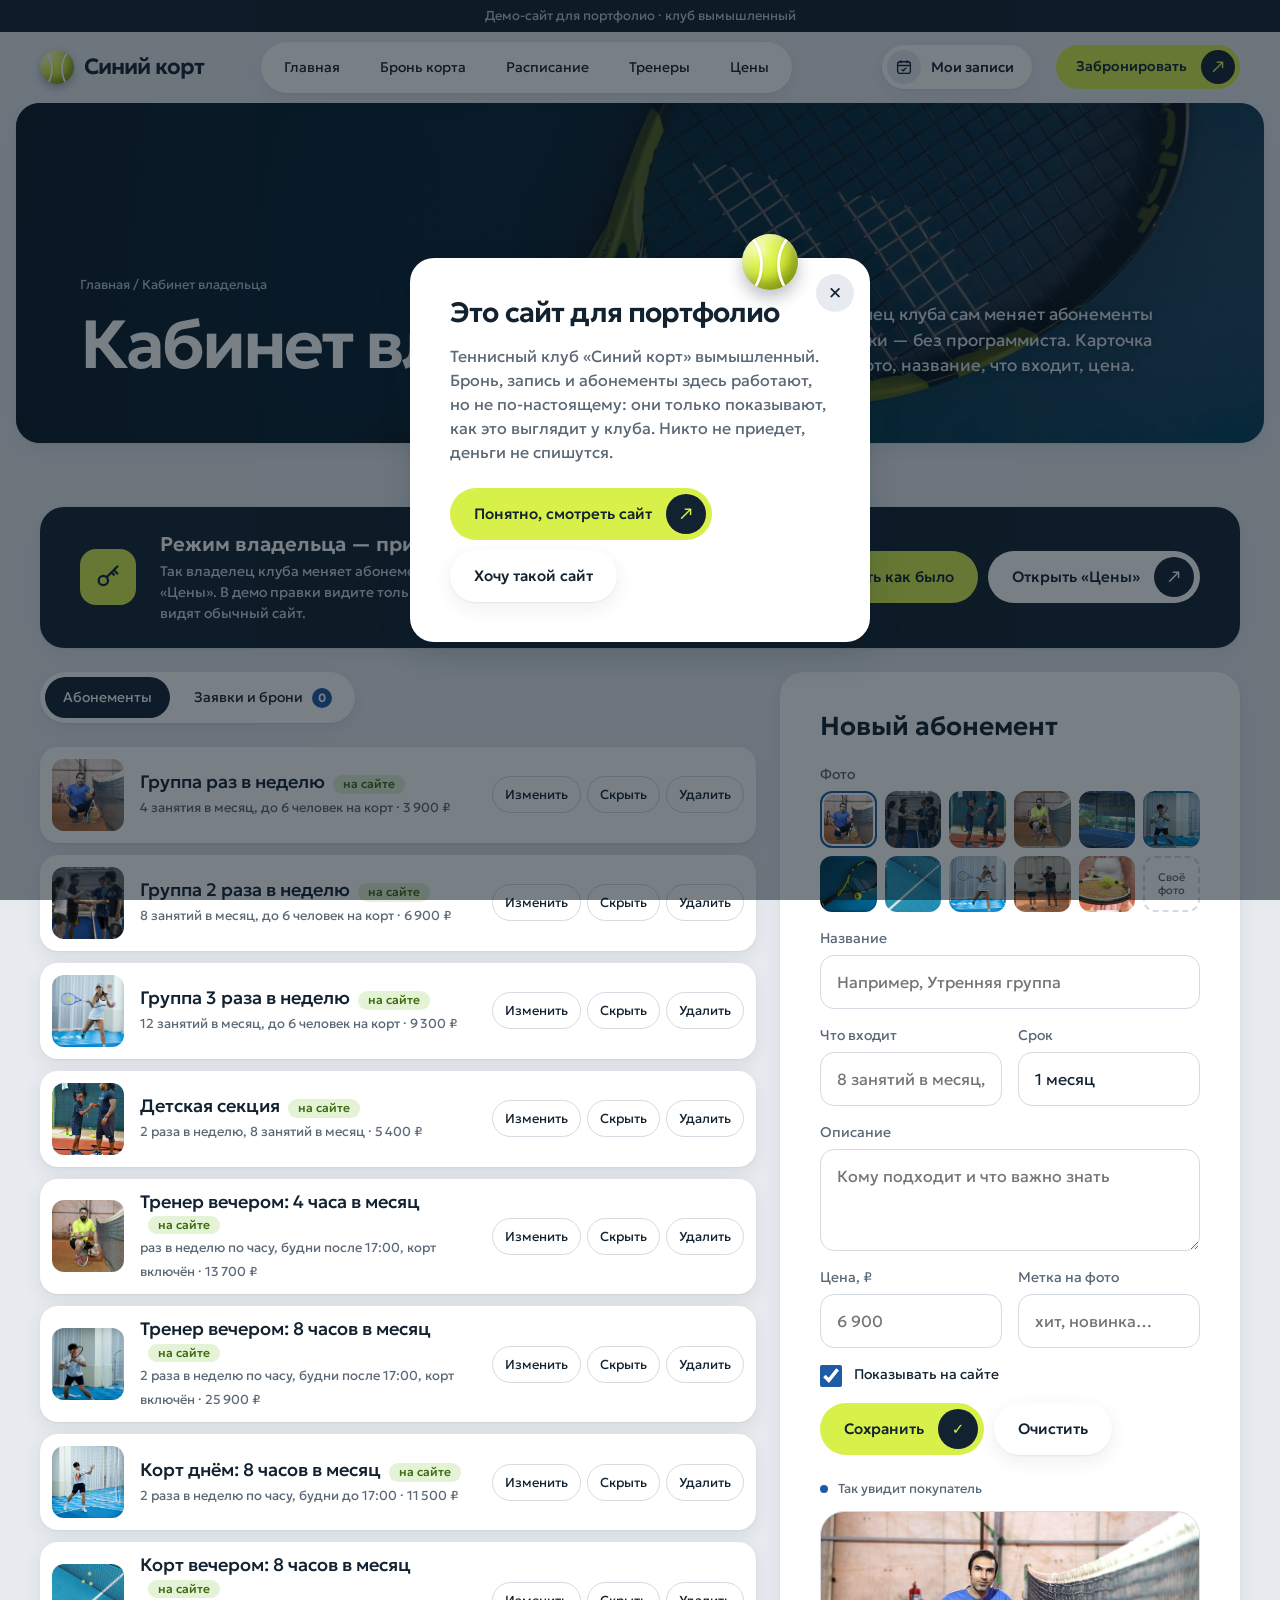
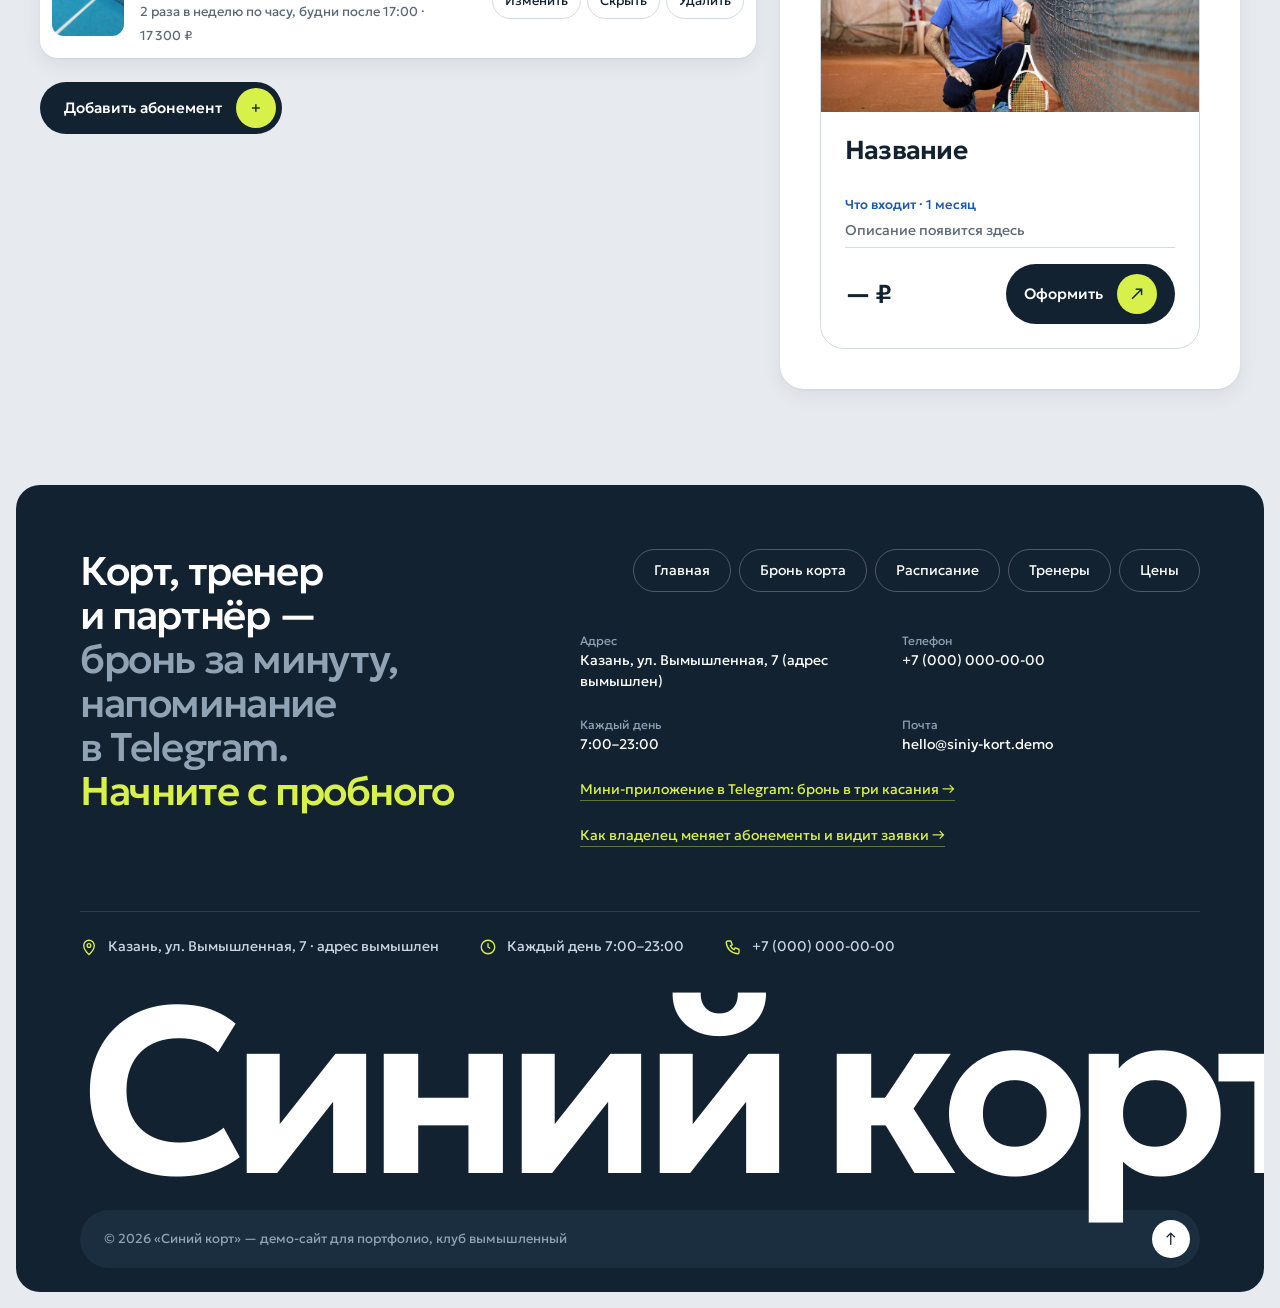
<file: kabinet.html>
<!doctype html>
<html lang="ru">
<head>
<meta charset="utf-8">
<meta name="viewport" content="width=device-width, initial-scale=1">
<title>Кабинет владельца (пример) — Синий корт</title>
<meta name="robots" content="noindex">
<link rel="icon" href="img/favicon.svg" type="image/svg+xml">
<link rel="preconnect" href="https://fonts.googleapis.com"><link rel="preconnect" href="https://fonts.gstatic.com" crossorigin>
<link href="https://fonts.googleapis.com/css2?family=Geologica:wght@300;400;500;600&display=swap" rel="stylesheet">
<link rel="stylesheet" href="css/site.css?v=33">
</head>
<body data-page="kabinet">
<div id="hdr"></div>
<main>
<section class="phead" style="background-image:url(img/racket.jpg)">
  <div class="phead-in">
    <div><div class="crumbs"><a href="index.html">Главная</a> / Кабинет владельца</div><h1>Кабинет владельца</h1></div>
    <p>Здесь владелец клуба сам меняет абонементы и видит заявки — без программиста. Карточка за минуту: фото, название, что входит, цена.</p>
  </div>
</section>
<div class="wrap">
  <div class="owner-bar">
    <span class="ob-ico" aria-hidden="true"><svg viewBox="0 0 24 24"><circle cx="8" cy="15" r="4"/><path d="m11 12 9-9M17 6l3 3M15 8l2 2"/></svg></span>
    <div><b>Режим владельца — пример</b><p>Так владелец клуба меняет абонементы: изменения сразу видны всем на странице «Цены». В демо правки видите только вы, на этом устройстве — другие посетители видят обычный сайт.</p></div>
    <div class="ob-acts"><button class="btn ball" type="button" id="reset2">Вернуть как было</button><a class="btn white" href="ceny.html">Открыть «Цены» <span class="arr">↗</span></a></div>
  </div>
  <div class="kab">
    <div>
      <div class="tabs" role="tablist"><button type="button" class="on" data-tab="ab">Абонементы</button><button type="button" data-tab="or">Заявки и брони <b id="orCount">0</b></button></div>
      <div id="tabAb">
        <div class="list" id="list"></div>
        <div class="btns" style="margin-top:var(--s3)"><button class="btn navy" type="button" id="add">Добавить абонемент <span class="arr">+</span></button></div>
      </div>
      <div id="tabOr" hidden><div class="my-list orders" id="orders"></div></div>
    </div>
    <aside class="panel ed" id="ed">
      <h3 id="edTitle">Новый абонемент</h3>
      <form id="form" novalidate>
        <div class="field"><span>Фото</span><div class="pics" id="pics"></div></div>
        <label class="field"><span>Название</span><input name="title" maxlength="40" placeholder="Например, Утренняя группа"><em class="e" hidden></em></label>
        <div class="row2">
          <label class="field"><span>Что входит</span><input name="sessions" maxlength="60" placeholder="8 занятий в месяц, 2 раза в неделю"><em class="e" hidden></em></label>
          <label class="field"><span>Срок</span><input name="period" maxlength="20" placeholder="1 месяц"></label>
        </div>
        <label class="field"><span>Описание</span><textarea name="text" rows="3" maxlength="180" placeholder="Кому подходит и что важно знать"></textarea></label>
        <div class="row2">
          <label class="field"><span>Цена, ₽</span><input name="price" inputmode="numeric" placeholder="6 900"><em class="e" hidden></em></label>
          <label class="field"><span>Метка на фото</span><input name="tag" maxlength="24" placeholder="хит, новинка…"></label>
        </div>
        <label class="check"><input type="checkbox" name="show" checked> Показывать на сайте</label>
        <div class="acts"><button class="btn ball" type="submit">Сохранить <span class="arr">✓</span></button><button class="btn plain" type="button" id="cancel">Очистить</button></div>
      </form>
      <div class="prev"><div class="lbl">Так увидит покупатель</div><div id="prev"></div></div>
    </aside>
  </div>
</div>
</main>
<div id="ftr"></div>
<script src="js/data.js?v=33"></script>
<script src="js/site.js?v=33"></script>
<script src="js/kabinet.js?v=33"></script>
</body>
</html>
</file>
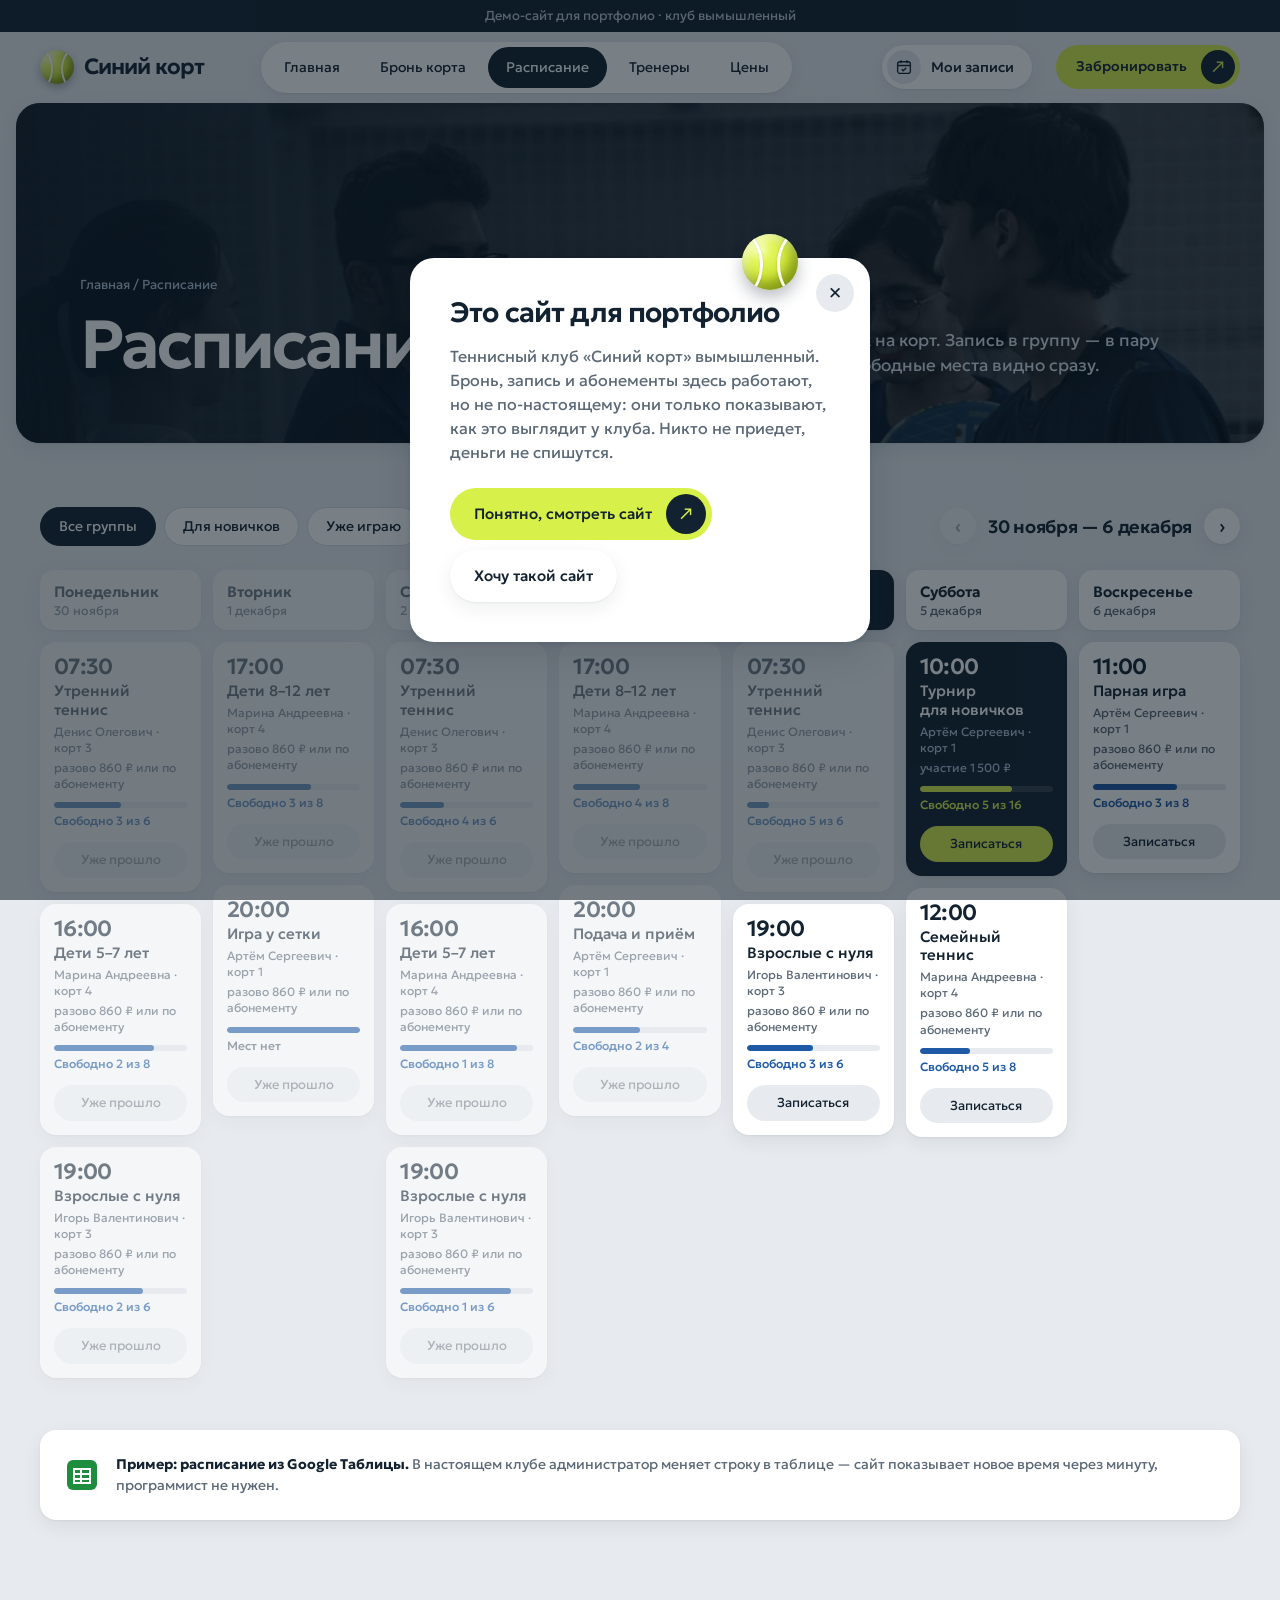
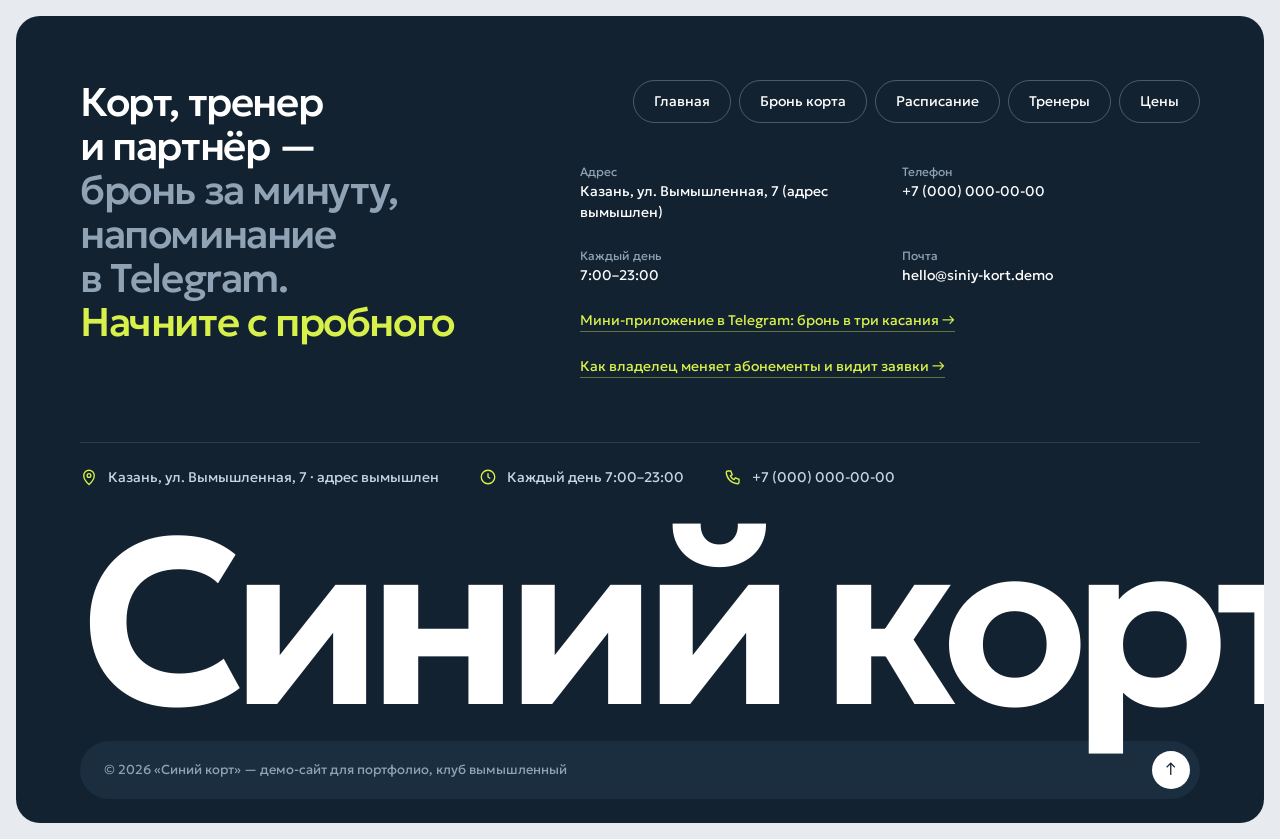
<file: raspisanie.html>
<!doctype html>
<html lang="ru">
<head>
<meta charset="utf-8">
<meta name="viewport" content="width=device-width, initial-scale=1">
<title>Расписание групп — Синий корт (демо)</title>
<meta name="description" content="Группы для взрослых и детей, утренний теннис и турнир для новичков. Свободные места видно сразу.">
<link rel="icon" href="img/favicon.svg" type="image/svg+xml">
<link rel="preconnect" href="https://fonts.googleapis.com"><link rel="preconnect" href="https://fonts.gstatic.com" crossorigin>
<link href="https://fonts.googleapis.com/css2?family=Geologica:wght@300;400;500;600&display=swap" rel="stylesheet">
<link rel="stylesheet" href="css/site.css?v=33">
</head>
<body data-page="raspisanie">
<div id="hdr"></div>
<main>
<section class="phead" style="background-image:url(img/players-net.jpg);background-position:center 30%">
  <div class="phead-in">
    <div><div class="crumbs"><a href="index.html">Главная</a> / Расписание</div><h1>Расписание групп</h1></div>
    <p>До <span data-x="groupMax">6</span> человек на корт. Запись в группу — в пару нажатий, свободные места видно сразу.</p>
  </div>
</section>
<div class="wrap">
  <div class="filters">
    <div class="seg scroll" id="flt" role="group" aria-label="Уровень">
      <button type="button" class="on" data-l="all">Все группы</button><button type="button" data-l="новички">Для новичков</button><button type="button" data-l="средний">Уже играю</button><button type="button" data-l="дети">Дети</button><button type="button" data-l="любой">Любой уровень</button>
    </div>
    <div class="wk" id="wk"></div>
  </div>
  <div class="daytabs" id="dtabs" role="tablist" aria-label="День недели"></div>
  <div class="week" id="week"></div>
  <div class="sheet-note">
    <svg viewBox="0 0 36 36" aria-hidden="true"><rect x="3" y="3" width="30" height="30" rx="6" fill="#1E8E3E"/><path d="M10 12h16v14H10zM10 17h16M10 22h16M17 12v14" fill="none" stroke="#fff" stroke-width="2"/></svg>
    <span><b>Пример: расписание из Google Таблицы.</b> В настоящем клубе администратор меняет строку в таблице — сайт показывает новое время через минуту, программист не нужен.</span>
  </div>
</div>
</main>
<div id="ftr"></div>
<script src="js/data.js?v=33"></script>
<script src="js/site.js?v=33"></script>
<script src="js/raspisanie.js?v=33"></script>
</body>
</html>
</file>
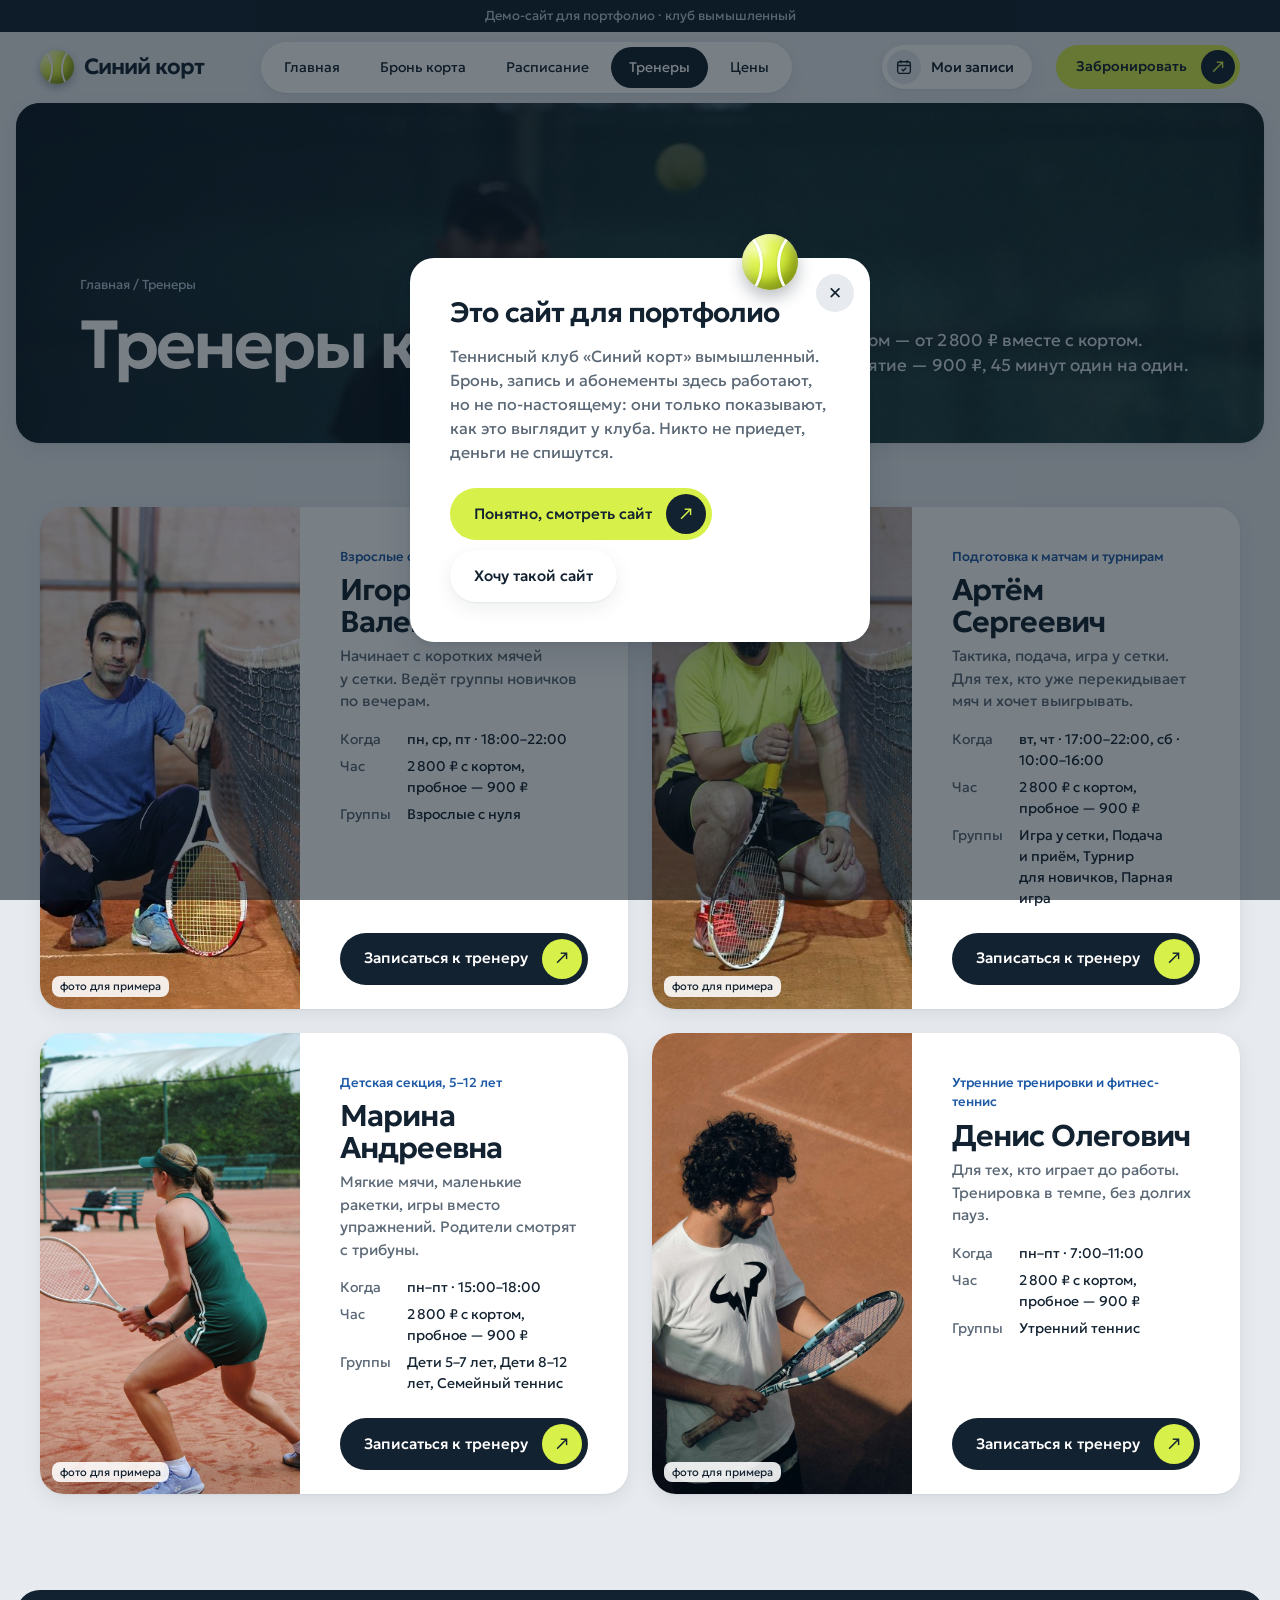
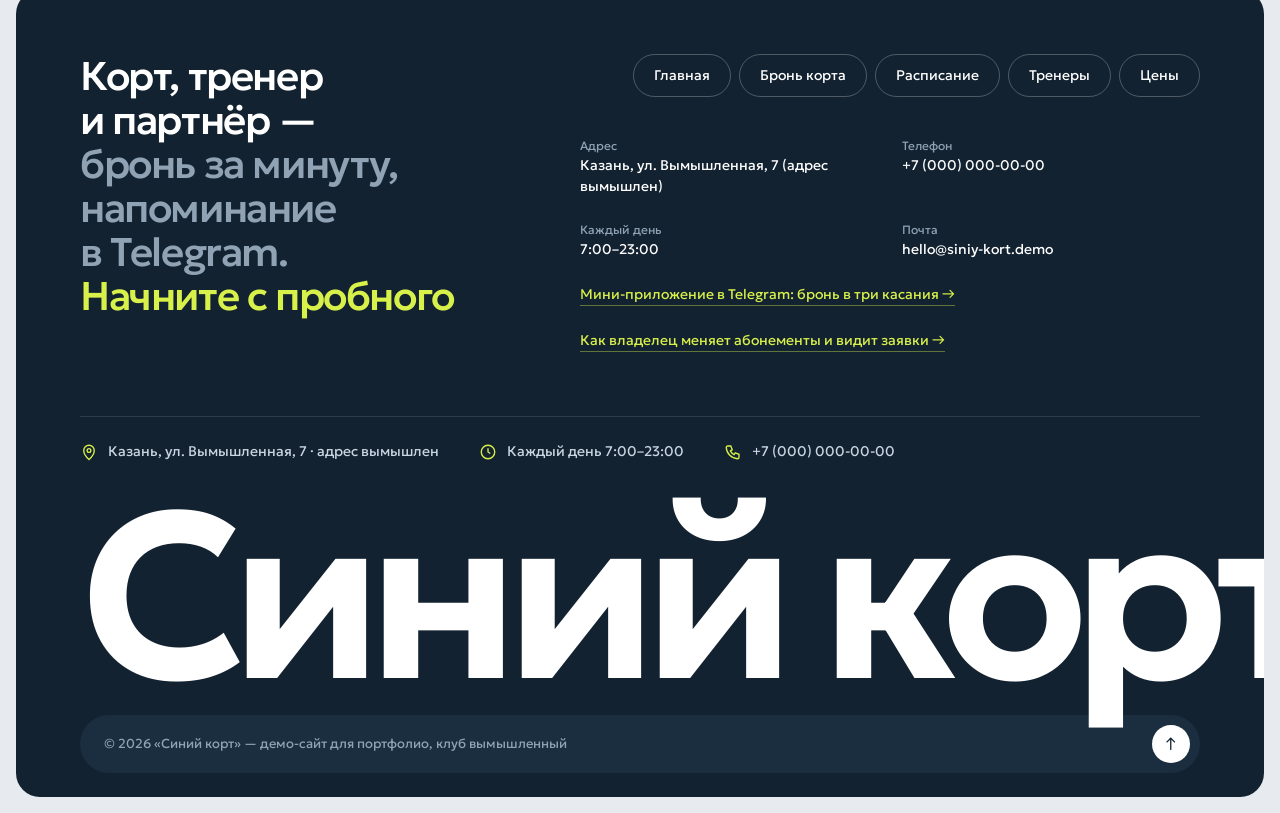
<file: trenery.html>
<!doctype html>
<html lang="ru">
<head>
<meta charset="utf-8">
<meta name="viewport" content="width=device-width, initial-scale=1">
<title>Тренеры — Синий корт (демо)</title>
<meta name="description" content="Четыре тренера: взрослые с нуля, подготовка к матчам, детская секция, утренний теннис.">
<link rel="icon" href="img/favicon.svg" type="image/svg+xml">
<link rel="preconnect" href="https://fonts.googleapis.com"><link rel="preconnect" href="https://fonts.gstatic.com" crossorigin>
<link href="https://fonts.googleapis.com/css2?family=Geologica:wght@300;400;500;600&display=swap" rel="stylesheet">
<link rel="stylesheet" href="css/site.css?v=33">
</head>
<body data-page="trenery">
<div id="hdr"></div>
<main>
<section class="phead" style="background-image:url(img/coach-kid.jpg);background-position:center 25%">
  <div class="phead-in">
    <div><div class="crumbs"><a href="index.html">Главная</a> / Тренеры</div><h1>Тренеры клуба</h1></div>
    <p>Час с тренером — от <span data-price="coach-min">2 800 ₽</span> вместе с кортом. Пробное занятие — <span data-price="trial">900 ₽</span>, 45 минут один на один.</p>
  </div>
</section>
<div class="wrap">
  <div class="coaches" id="coaches"></div>
</div>
</main>
<div id="ftr"></div>
<script src="js/data.js?v=33"></script>
<script src="js/site.js?v=33"></script>
<script>
(() => {
  const S = window.SK;
  document.getElementById('coaches').innerHTML = S.coaches.map(c => `
    <article class="coach" id="${c.id}">
      <div class="ph" style="background-image:url(${c.img})"><small>фото для примера</small></div>
      <div class="in"><span class="role">${c.role}</span><h3>${c.name}</h3><p>${c.about}</p>
        <dl><dt>Когда</dt><dd>${c.days}</dd><dt>Час</dt><dd>${S.fmt(S.minCoach)} с кортом, пробное — ${S.fmt(S.extras.trial)}</dd>
        <dt>Группы</dt><dd>${S.groups.filter(g => g.coach === c.id).map(g => g.name).filter((v, i, a) => a.indexOf(v) === i).join(', ') || 'только индивидуально'}</dd></dl>
        <a class="btn navy" href="bron.html?coach=${c.id}">Записаться к тренеру <span class="arr">↗</span></a></div>
    </article>`).join('');
  window.SKUI.reveal();
  if (location.hash) setTimeout(() => document.querySelector(location.hash)?.scrollIntoView({ behavior: 'smooth', block: 'center' }), 150);
})();
</script>
</body>
</html>
</file>
<file: css/site.css>
/* «Синий корт» — теннисный клуб (демо). Шкала отступов: 8 16 24 40 64 96 */
:root{
  --bg:#E7EBEF; --white:#fff; --navy:#132230; --navy2:#1B2E3F; --court:#1E5AA6; --court2:#2C6FC2;
  --ball:#D8F04A; --ink:#132230; --mute:#5B6876; --line:#D3DAE1; --r:24px; --r-s:16px;
  --s1:8px; --s2:16px; --s3:24px; --s4:40px; --s5:64px; --s6:96px;
  --sh:0 1px 2px rgba(19,34,48,.06),0 6px 20px rgba(19,34,48,.07);
  --sh-h:0 2px 4px rgba(19,34,48,.08),0 14px 34px rgba(19,34,48,.14);
  --ease:cubic-bezier(.2,.7,.2,1);
}
*{box-sizing:border-box;margin:0}
[hidden]{display:none!important}
html{overflow-x:hidden;scroll-behavior:smooth}
body{overflow-x:clip;background:var(--bg);color:var(--ink);font:400 16px/1.5 'Geologica',system-ui,sans-serif;-webkit-font-smoothing:antialiased}
img{display:block;max-width:100%}
a{color:inherit;text-decoration:none}
button,input,select,textarea{font:inherit;color:inherit}
.wrap{max-width:1400px;margin:0 auto;padding-left:var(--s4);padding-right:var(--s4)}
a:focus-visible,button:focus-visible,input:focus-visible,select:focus-visible,textarea:focus-visible,[tabindex]:focus-visible{outline:3px solid var(--court2);outline-offset:3px}
.demo{background:var(--navy);color:#B9C6D2;font-size:13px;text-align:center;padding:6px var(--s2)}

/* ——— кнопки ——— */
.btn{display:inline-flex;align-items:center;justify-content:space-between;gap:14px;padding:6px 6px 6px 24px;border-radius:40px;border:0;font-weight:500;font-size:15px;cursor:pointer;white-space:nowrap;transition:transform .25s var(--ease),box-shadow .25s,background .25s,color .25s}
.btn .arr{width:40px;height:40px}
.btn.ball{background:var(--ball);color:var(--navy)}
.btn.white{background:#fff;color:var(--navy)}
.btn.navy{background:var(--navy);color:#fff}.btn.navy .arr{background:var(--ball);color:var(--navy)}
.btn.white .arr{background:var(--navy);color:#fff}
.btn.plain{padding:12px 22px;background:#fff;color:var(--navy);box-shadow:var(--sh)}
.btn:hover{transform:translateY(-2px);box-shadow:var(--sh-h)}
.btn[disabled]{opacity:.45;cursor:not-allowed;transform:none;box-shadow:none}
.arr{width:32px;height:32px;border-radius:50%;background:var(--navy);color:var(--ball);display:grid;place-items:center;font-size:15px;flex:none;transition:transform .3s var(--ease)}
.lbl{font-size:13px;color:var(--mute);margin-bottom:var(--s2);display:flex;align-items:center;gap:10px}
.lbl:before{content:"";width:8px;height:8px;border-radius:50%;background:var(--court)}
h1{font:600 76px/1 'Geologica';letter-spacing:-.045em}
h2{font:600 52px/1.04 'Geologica';letter-spacing:-.04em}
h2 em,h1 em{font-style:normal;color:var(--court)}
.sec{padding-top:var(--s6)}

/* мяч */
.tball{position:relative;display:inline-block;width:56px;height:56px;border-radius:50%;background:radial-gradient(circle at 32% 28%,#F6FFB8 0,#E2F55A 22%,#CDE635 52%,#A9C21C 82%,#8DA412 100%);overflow:hidden;flex:none;
  box-shadow:inset -6px -8px 12px rgba(60,70,0,.35),inset 4px 5px 8px rgba(255,255,255,.55),0 8px 16px rgba(19,34,48,.28)}
.tball:before,.tball:after{content:"";position:absolute;top:-8%;width:84%;height:116%;border:3px solid rgba(255,255,255,.95);border-radius:50%;box-shadow:0 0 2px rgba(0,0,0,.18),inset 0 0 2px rgba(0,0,0,.12)}
.tball:before{left:-58%}.tball:after{right:-58%}

/* ——— шапка ——— */
.hdr-line{display:flex;justify-content:space-between;align-items:center;gap:var(--s3);padding-top:12px;padding-bottom:4px;font-size:13px;color:var(--mute)}
.hdr-line .i{display:flex;gap:var(--s3);flex-wrap:wrap}
.hdr-line .i span,.hdr-line .i a{display:inline-flex;align-items:center;gap:8px}
.hdr-line svg{width:15px;height:15px;stroke:var(--court);fill:none;stroke-width:2}
.hdr-line a:hover{color:var(--navy)}
.hdr-line .mylink{display:inline-flex;align-items:center;gap:8px;color:var(--navy);font-weight:500}
.hdr-line .mylink b{min-width:20px;height:20px;border-radius:10px;background:var(--court);color:#fff;font-size:12px;display:grid;place-items:center;padding:0 6px}
.hdr{position:sticky;top:0;z-index:30;padding:10px 0;transition:background .3s,box-shadow .3s}
.hdr.stuck{background:rgba(231,235,239,.96);box-shadow:0 6px 18px rgba(19,34,48,.08)}
.hdr-main{display:flex;align-items:center;gap:var(--s3)}
.logo{display:flex;align-items:center;gap:10px;font:600 22px/1 'Geologica';letter-spacing:-.04em;white-space:nowrap}
.logo .tball{width:34px;height:34px;box-shadow:inset -4px -5px 7px rgba(60,70,0,.38),inset 3px 3px 5px rgba(255,255,255,.6),0 4px 8px rgba(19,34,48,.3);transition:transform .6s var(--ease)}
.logo .tball:before,.logo .tball:after{border-width:2px}
.nav{margin:0 auto;display:flex;gap:4px;padding:5px;background:#fff;border-radius:40px;box-shadow:var(--sh)}
.nav a{padding:10px 18px;border-radius:30px;font-size:14px;transition:background .2s,color .2s}
.nav a:hover{background:var(--bg)}
.nav a.on{background:var(--navy);color:#fff}
.hdr-cta{padding:5px 5px 5px 20px;font-size:14px}
.hdr-cta .arr{width:34px;height:34px}
.burger{display:none;width:46px;height:46px;border-radius:50%;border:0;background:#fff;box-shadow:var(--sh);cursor:pointer;position:relative;flex:none}
.burger span{position:absolute;left:14px;right:14px;height:2px;border-radius:2px;background:var(--navy);transition:transform .25s var(--ease)}
.burger span:first-child{top:18px}.burger span:last-child{top:26px}
.burger.on span:first-child{transform:translateY(4px) rotate(45deg)}
.burger.on span:last-child{transform:translateY(-4px) rotate(-45deg)}
.mmenu{position:fixed;inset:0;z-index:40;background:var(--navy);color:#fff;padding:var(--s3) var(--s2);display:flex;flex-direction:column;gap:4px;overflow:auto;animation:fadeIn .25s var(--ease)}
.mmenu-top{display:flex;justify-content:space-between;align-items:center;margin-bottom:var(--s3)}
.mmenu-top .burger{display:block;background:var(--navy2);box-shadow:none}
.mmenu-top .burger span{background:#fff}
.mmenu>a:not(.btn){font:500 30px/1.25 'Geologica';letter-spacing:-.03em;padding:10px 0;border-bottom:1px solid rgba(255,255,255,.1);display:flex;justify-content:space-between}
.mmenu>a.on{color:var(--ball)}
.mm-info{font-size:14px;color:#AEBCC9;margin:var(--s3) 0;line-height:1.7}
.mmenu .btn{margin-top:auto}
@keyframes fadeIn{from{opacity:0}to{opacity:1}}

/* ——— окна ——— */
.modal{position:fixed;inset:0;z-index:60;background:rgba(10,22,34,.55);display:grid;place-items:center;padding:var(--s2);animation:fadeIn .25s}
.modal-box{position:relative;width:100%;max-width:460px;background:#fff;border-radius:var(--r);padding:var(--s4);box-shadow:var(--sh-h);animation:pop .35s var(--ease)}
@keyframes pop{from{transform:translateY(16px) scale(.98);opacity:0}to{transform:none;opacity:1}}
.modal-box>.tball{position:absolute;right:72px;top:calc(-1 * var(--s3))}
.modal-box h3{font:600 28px/1.1 'Geologica';letter-spacing:-.03em;margin-bottom:var(--s2);padding-right:var(--s4)}
.modal-box p{color:var(--mute);margin-bottom:var(--s3)}
.modal-btns{display:flex;flex-wrap:wrap;gap:10px}
.modal-x{position:absolute;right:var(--s2);top:var(--s2);width:38px;height:38px;border-radius:50%;border:0;background:var(--bg);font-size:22px;line-height:1;cursor:pointer;transition:background .2s}
.modal-x:hover{background:var(--line)}
.modal .field{margin-bottom:var(--s2)}
.toast{position:fixed;left:50%;bottom:var(--s3);z-index:70;transform:translateX(-50%);background:var(--navy);color:#fff;padding:14px 22px;border-radius:30px;box-shadow:var(--sh-h);font-size:14px;animation:fadeIn .3s;max-width:calc(100% - 32px)}

/* ——— появление при прокрутке ——— */
.rv{opacity:0}
.rv.in{animation:rise .8s var(--ease) both;animation-delay:var(--d,0ms)}
@keyframes rise{from{opacity:0;transform:translateY(32px)}to{opacity:1;transform:none}}
@keyframes riseSoft{from{opacity:0;transform:translateY(10px)}to{opacity:1;transform:none}}
@media (prefers-reduced-motion:reduce){.rv.in{animation-name:riseSoft;animation-duration:.9s}}

/* ——— главная: первый экран ——— */
.hero{position:relative;margin:0 var(--s2);height:820px;border-radius:var(--r);overflow:hidden;color:#fff;
  background:#0E1C29 url(../img/hero-player.jpg) 62% 45%/cover;box-shadow:var(--sh)}
.hero:before{content:"";position:absolute;inset:0;background:linear-gradient(100deg,rgba(10,22,34,.84) 0,rgba(10,22,34,.38) 45%,rgba(10,22,34,0) 70%),linear-gradient(0deg,rgba(10,22,34,.55),rgba(10,22,34,0) 40%)}
.hero-in{position:relative;padding:var(--s5) var(--s5) 0}
.kick{font-size:14px;color:#C9D6E2;margin-bottom:var(--s3)}
.kick b{color:var(--ball);font-weight:500}
.hero h1{max-width:780px}
.hero .lead{font-size:18px;color:#D7E1EA;max-width:460px;margin-top:var(--s3)}
.btns{display:flex;flex-wrap:wrap;gap:12px;margin-top:var(--s4)}
.word{position:absolute;left:var(--s5);right:var(--s5);bottom:var(--s4);display:flex;align-items:flex-end;justify-content:space-between;gap:var(--s3)}
.word>span{font:600 172px/.78 'Geologica';letter-spacing:-.06em}
.event{flex:none;width:320px;margin-bottom:6px;background:rgba(19,34,48,.88);border:1px solid rgba(255,255,255,.14);border-radius:var(--r-s);padding:var(--s3);transition:transform .3s var(--ease),background .3s}
.event:hover{transform:translateY(-4px)}
.event b{display:block;font:500 17px/1.25 'Geologica';margin-bottom:var(--s1)}
.event b em{font-style:normal;color:var(--ball)}
.event p{font-size:13px;color:#C9D6E2}
.event i{display:block;margin-top:12px;font-style:normal;font-size:13px;color:var(--ball)}

.who{display:grid;grid-template-columns:420px 1fr;gap:var(--s5)}
.who h3{font:500 28px/1.1 'Geologica';letter-spacing:-.03em;margin-bottom:var(--s3)}
.chips{display:flex;flex-wrap:wrap;gap:10px}
.chips span{padding:10px 18px;border-radius:30px;background:#fff;font-size:14px;box-shadow:var(--sh)}
.who p{font-size:17px;color:var(--mute);max-width:640px;margin-top:var(--s3)}

.tiles{display:grid;grid-template-columns:repeat(3,1fr);gap:var(--s2);margin-top:var(--s5)}
.tile{position:relative;height:440px;border-radius:var(--r);overflow:hidden;padding:var(--s4);color:#fff;display:flex;flex-direction:column;box-shadow:var(--sh);transition:transform .4s var(--ease)}
.tile:hover{transform:translateY(-6px)}
.tile>*{position:relative}
.tile h4{font:400 30px/1.05 'Geologica';letter-spacing:-.03em}
.tile small{color:#C9D6E2;font-size:14px;margin-top:var(--s1)}
.tile .big{margin-top:auto;font:500 112px/.9 'Geologica';letter-spacing:-.06em}
.tile .big sub{font-size:18px;letter-spacing:0;vertical-align:baseline;margin-left:8px;font-weight:400}
.t1{background:#1E5AA6 url(../img/net-balls-blue.jpg) center 40%/cover}
.t1:before,.t3:before{content:"";position:absolute;inset:0;background:linear-gradient(180deg,rgba(10,22,34,.55),rgba(10,22,34,.1) 40%,rgba(10,22,34,.45))}
.t2{background:var(--navy)}
.t2 .ring{position:absolute;right:-80px;bottom:-80px;width:340px;height:340px;border:1px solid rgba(255,255,255,.12);border-radius:50%}
.t3{background:#123 url(../img/racket.jpg) center/cover}
.t3 .big{font-size:76px}

.why{margin-top:var(--s3)}
.row{display:grid;grid-template-columns:40px 1fr 440px;align-items:center;gap:var(--s3);padding:var(--s3) var(--s4);background:#fff;border-radius:40px;margin-top:var(--s2);position:relative;box-shadow:var(--sh);transition:background .35s var(--ease),color .35s,transform .35s var(--ease)}
.row .n{font-size:12px;color:var(--mute);transition:color .35s}
.row b{font:400 26px/1.15 'Geologica';letter-spacing:-.03em}
.row p{font-size:14px;color:var(--mute);transition:color .35s}
.row:hover{background:var(--navy);color:#fff;transform:translateY(-4px);box-shadow:var(--sh-h)}
.row:hover p{color:#D7E1EA}
.row:hover .n{color:#AFC2D4}
.row .tball{position:absolute;right:var(--s5);top:-24px;opacity:0;transform:translateY(-90px);pointer-events:none}
.row:hover .tball{animation:drop .9s cubic-bezier(.33,0,.4,1) forwards}
@keyframes drop{0%{opacity:0;transform:translateY(-90px) rotate(-40deg)}12%{opacity:1}50%{transform:translateY(0) rotate(0)}64%{transform:translateY(-22px) rotate(20deg)}78%{transform:translateY(0) rotate(30deg)}88%{transform:translateY(-6px) rotate(36deg)}100%{opacity:1;transform:translateY(0) rotate(40deg)}}

.banner{position:relative;margin:var(--s6) var(--s2) 0;height:560px;border-radius:var(--r);overflow:hidden;color:#fff;background:#0E305C url(../img/forehand.jpg) 30% 35%/cover;box-shadow:var(--sh)}
.banner:before{content:"";position:absolute;inset:0;background:linear-gradient(270deg,rgba(14,48,92,.94) 0,rgba(14,48,92,.62) 42%,rgba(14,48,92,0) 70%)}
.banner-in{position:absolute;right:var(--s5);top:50%;transform:translateY(-50%);width:500px}
.banner p{font-size:16px;color:#D7E1EA;margin:var(--s3) 0 var(--s4)}

.svc{display:grid;grid-template-columns:420px 1fr 1fr;gap:var(--s2)}
.svc-h{display:flex;flex-direction:column;justify-content:flex-end;padding-bottom:var(--s2)}
.svc-h h2{margin-bottom:var(--s4)}
.card{position:relative;border-radius:var(--r);background:#fff;padding:var(--s4);min-height:300px;display:flex;flex-direction:column;overflow:hidden;box-shadow:var(--sh);transition:background .35s var(--ease),color .35s,transform .35s var(--ease),box-shadow .35s}
.card h4{font:400 32px/1.05 'Geologica';letter-spacing:-.03em;padding-right:56px}
.card .price{margin-top:var(--s1);font-size:15px;color:var(--court);font-weight:500;transition:color .35s}
.card p{margin-top:auto;padding-top:var(--s3);border-top:1px solid var(--line);font-size:14px;color:var(--mute);transition:color .35s,border-color .35s}
.card .arr{position:absolute;right:var(--s3);top:var(--s3);background:var(--navy);color:#fff;transition:transform .3s var(--ease),background .3s,color .3s}
.card.dark{background:var(--navy);color:#fff}
.card.dark p{color:#C9D6E2;border-color:rgba(255,255,255,.15)}
.card.dark .price{color:var(--ball)}
.card.dark .arr{background:#fff;color:var(--navy)}
a.card:hover{background:var(--navy);color:#fff;transform:translateY(-4px);box-shadow:var(--sh-h)}
a.card:hover .price{color:var(--ball)}
a.card:hover p{color:#E2EAF2;border-color:rgba(255,255,255,.22)}
a.card:hover .arr{background:var(--ball);color:var(--navy)}
.card.photo{padding:0;background:#123 url(../img/player-indoor.jpg) center 30%/cover}

/* вопросы */
.faq{display:grid;grid-template-columns:1fr 1fr;gap:var(--s2);margin-top:var(--s4);align-items:start}
.col{display:flex;flex-direction:column;gap:var(--s2)}
.q{background:#fff;border-radius:var(--r-s);box-shadow:var(--sh);transition:box-shadow .3s}
.q:hover{box-shadow:var(--sh-h)}
.q button{width:100%;display:grid;grid-template-columns:1fr 34px;gap:var(--s2);align-items:center;text-align:left;padding:var(--s3);border:0;background:none;cursor:pointer;font-size:17px;border-radius:var(--r-s)}
.q .pm{width:34px;height:34px;border-radius:50%;background:var(--navy);position:relative;transition:background .3s,transform .4s var(--ease)}
.q .pm:before,.q .pm:after{content:"";position:absolute;left:11px;right:11px;top:16px;height:2px;background:#fff;border-radius:2px;transition:transform .4s var(--ease)}
.q .pm:after{transform:rotate(90deg)}
.q button:hover .pm{background:var(--court)}
.q.open .pm{background:var(--court);transform:rotate(180deg)}
.q.open .pm:after{transform:rotate(0)}
.q .a{display:grid;grid-template-rows:0fr;transition:grid-template-rows .45s var(--ease)}
.q.open .a{grid-template-rows:1fr}
.q .a>div{overflow:hidden}
.q .a p{padding:0 var(--s3) var(--s3);color:var(--mute);font-size:15px;max-width:560px}

/* подвал */
footer{margin:var(--s6) var(--s2) var(--s2);background:var(--navy);color:#fff;border-radius:var(--r);padding:var(--s5) var(--s5) var(--s3);overflow:hidden}
.f-top{display:grid;grid-template-columns:1fr auto;gap:var(--s5)}
.f-top>div{max-width:620px}
.f-top h3{font:500 40px/1.1 'Geologica';letter-spacing:-.035em}
.f-top h3 span{color:#8FA3B5}.f-top h3 em{font-style:normal;color:var(--ball)}
.f-nav{display:flex;flex-wrap:wrap;gap:var(--s1);justify-content:flex-end;margin-bottom:var(--s4)}
.f-nav a{padding:10px 20px;border-radius:30px;border:1px solid rgba(255,255,255,.25);font-size:14px;transition:background .25s,color .25s,border-color .25s}
.f-nav a:hover{background:#fff;color:var(--navy);border-color:#fff}
.f-grid{display:grid;grid-template-columns:1fr 1fr;gap:var(--s3);font-size:14px}
.f-grid small{display:block;color:#8FA3B5;font-size:12px}
.f-grid a:hover{color:var(--ball)}
.f-owner{display:inline-flex;margin-top:var(--s3);font-size:14px;color:var(--ball);border-bottom:1px solid rgba(216,240,74,.4)}
.f-word{font:600 236px/.8 'Geologica';letter-spacing:-.065em;margin-top:var(--s5);white-space:nowrap}
.f-bot{display:flex;justify-content:space-between;align-items:center;gap:var(--s2);margin-top:var(--s3);padding:10px 10px 10px 24px;border-radius:40px;background:var(--navy2);font-size:13px;color:#8FA3B5}
.f-bot .arr{background:#fff;color:var(--navy);width:38px;height:38px;border:0;cursor:pointer}

/* ——— внутренние страницы ——— */
.phead{position:relative;margin:0 var(--s2);border-radius:var(--r);overflow:hidden;color:#fff;background:#0E1C29 center/cover;min-height:340px;display:flex;align-items:flex-end;box-shadow:var(--sh)}
.phead:before{content:"";position:absolute;inset:0;background:linear-gradient(90deg,rgba(10,22,34,.86),rgba(10,22,34,.35) 60%,rgba(10,22,34,.15))}
.phead-in{position:relative;padding:var(--s5);width:100%;display:flex;justify-content:space-between;align-items:flex-end;gap:var(--s4)}
.phead h1{font-size:68px}
.phead p{max-width:440px;color:#D7E1EA;font-size:17px}
.crumbs{font-size:13px;color:#AFC2D4;margin-bottom:var(--s2)}
.crumbs a:hover{color:#fff}
.panel{background:#fff;border-radius:var(--r);box-shadow:var(--sh);padding:var(--s4)}
.step{display:flex;align-items:baseline;gap:14px;margin-bottom:var(--s3)}
.step b{font:600 26px/1.1 'Geologica';letter-spacing:-.03em}
.step span{width:30px;height:30px;border-radius:50%;background:var(--navy);color:#fff;font-size:13px;display:grid;place-items:center;flex:none;transform:translateY(-3px)}
.seg{display:flex;flex-wrap:wrap;gap:8px}
.seg button{padding:10px 18px;border-radius:30px;border:1px solid var(--line);background:#fff;cursor:pointer;font-size:14px;transition:background .2s,color .2s,border-color .2s;display:inline-flex;flex-direction:column;align-items:flex-start;line-height:1.25}
.seg button small{font-size:12px;color:var(--mute)}
.seg button:hover{border-color:var(--navy)}
.seg button.on{background:var(--navy);border-color:var(--navy);color:#fff}
.seg button.on small{color:#AFC2D4}
.field{display:flex;flex-direction:column;gap:6px;font-size:14px}
.field>span{color:var(--mute)}
.field input,.field select,.field textarea{padding:14px 16px;border-radius:14px;border:1px solid var(--line);background:#fff;font-size:16px;transition:border-color .2s,box-shadow .2s;width:100%}
.field input:focus,.field select:focus,.field textarea:focus{outline:0;border-color:var(--court);box-shadow:0 0 0 3px rgba(30,90,166,.15)}
.field.err input,.field.err textarea{border-color:#C63D2F}
.field .e{color:#C63D2F;font-size:13px}
.check{display:flex;gap:12px;align-items:flex-start;font-size:14px;cursor:pointer}
.check input{width:22px;height:22px;accent-color:var(--court);flex:none;margin-top:1px}
.note{font-size:13px;color:var(--mute)}

/* бронь */
.book{display:grid;grid-template-columns:1fr 380px;gap:var(--s3);align-items:start;margin-top:var(--s5)}
.book-main{display:flex;flex-direction:column;gap:var(--s3);min-width:0}
.courts{display:flex;flex-direction:column;gap:var(--s2)}
.court{display:grid;grid-template-columns:200px 1fr;gap:var(--s3);align-items:center;padding:12px;border-radius:20px;background:var(--bg);min-width:0}
.court-i{display:flex;gap:12px;align-items:center}
.court-i img{width:56px;height:56px;border-radius:14px;object-fit:cover}
.court-i b{display:block;font:500 17px 'Geologica'}
.court-i small{font-size:12px;color:var(--mute);line-height:1.3;display:block}
.hours{display:grid;grid-template-columns:repeat(16,minmax(52px,1fr));gap:6px;overflow-x:auto;padding-bottom:4px;scrollbar-width:thin;min-width:0}
.h{height:54px;border-radius:12px;border:1px solid transparent;background:#fff;display:flex;flex-direction:column;align-items:center;justify-content:center;font-size:13px;font-weight:500;cursor:pointer;line-height:1.2;transition:background .2s,color .2s,transform .2s,border-color .2s}
.h small{font-size:11px;font-weight:400;color:var(--mute)}
.h:hover:not([disabled]){border-color:var(--court);transform:translateY(-2px)}
.h[disabled]{cursor:not-allowed;background:repeating-linear-gradient(135deg,#E3E8ED 0 6px,#DCE2E8 6px 12px);color:#8996A2}
.h[disabled] small{color:#8996A2}
.h.on{background:var(--court);color:#fff}
.h.on small{color:#D7E1EA}
.legend{display:flex;flex-wrap:wrap;gap:var(--s3);font-size:13px;color:var(--mute);margin-top:var(--s2)}
.legend i{display:inline-block;width:16px;height:16px;border-radius:5px;vertical-align:-3px;margin-right:8px;background:#fff;border:1px solid var(--line)}
.legend i.b{background:repeating-linear-gradient(135deg,#E3E8ED 0 4px,#D6DDE4 4px 8px);border:0}
.legend i.s{background:var(--court);border:0}
.opts{display:grid;grid-template-columns:repeat(3,1fr);gap:var(--s2)}
.opt{position:relative;border:1px solid var(--line);border-radius:18px;padding:var(--s3);cursor:pointer;transition:border-color .2s,background .2s;background:#fff;text-align:left}
.opt:hover{border-color:var(--navy)}
.opt.on{border-color:var(--court);background:#EFF4FB;box-shadow:inset 0 0 0 1px var(--court)}
.opt b{display:block;font:500 18px 'Geologica'}
.opt small{color:var(--mute);font-size:13px}
.opt-extra{margin-top:var(--s2)}
.opt-extra select{width:100%;padding:12px 14px;border-radius:12px;border:1px solid var(--line);background:#fff}
.form2{display:grid;grid-template-columns:1fr 1fr;gap:var(--s2)}
.sum{position:sticky;top:96px;background:var(--navy);color:#fff;border-radius:var(--r);padding:var(--s4) var(--s4) var(--s3);box-shadow:var(--sh)}
.sum .t{font-size:13px;color:var(--ball)}
.sum h3{font:600 30px/1.1 'Geologica';letter-spacing:-.03em;margin:var(--s1) 0 var(--s3)}
.sum ul{list-style:none;padding:0;font-size:14px}
.sum li{display:flex;justify-content:space-between;gap:var(--s2);padding:12px 0;border-top:1px solid rgba(255,255,255,.12)}
.sum li span:last-child{text-align:right}
.sum .total{display:flex;justify-content:space-between;align-items:baseline;margin:var(--s3) 0}
.sum .total b{font:600 44px/1 'Geologica';letter-spacing:-.04em}
.sum .btn{width:100%}
.sum .note{color:#AFC2D4;margin-top:var(--s2)}
.sum.empty h3{color:#AFC2D4}
.done .tball{margin-bottom:var(--s3)}
.done h2{margin-bottom:var(--s2)}
.done p{color:var(--mute);max-width:560px}
.done .btns{margin-top:var(--s3)}
.my{margin-top:var(--s5)}
.my-list{display:grid;grid-template-columns:repeat(auto-fill,minmax(280px,1fr));gap:var(--s2);margin-top:var(--s3)}
.bk{background:#fff;border-radius:var(--r-s);padding:var(--s3);box-shadow:var(--sh);display:flex;flex-direction:column;gap:6px}
.bk .tag{align-self:flex-start;font-size:12px;padding:3px 10px;border-radius:10px;background:#E5EEF9;color:var(--court)}
.bk b{font:500 20px/1.2 'Geologica';overflow-wrap:anywhere}
.bk small{color:var(--mute)}
.bk .x{align-self:flex-start;margin-top:var(--s1);border:0;background:none;color:#B4362A;font-size:14px;cursor:pointer;padding:0;border-bottom:1px solid currentColor}
.empty-box{grid-column:1/-1;padding:var(--s4);border:2px dashed #C3CCD5;border-radius:var(--r);color:var(--mute);text-align:center}

/* расписание */
.filters{display:flex;flex-wrap:wrap;gap:var(--s2);justify-content:space-between;align-items:center;margin:var(--s5) 0 var(--s3)}
.week{display:grid;grid-template-columns:repeat(7,minmax(0,1fr));gap:12px}
.day h4{font:500 15px 'Geologica';padding:12px 14px;border-radius:14px;background:#fff;box-shadow:var(--sh);margin-bottom:12px;display:flex;justify-content:space-between}
.day h4 small{color:var(--mute);font-weight:400}
.day.today h4{background:var(--navy);color:#fff}.day.today h4 small{color:#AFC2D4}
.day .none{font-size:13px;color:var(--mute);padding:12px 4px}
.g{background:#fff;border-radius:16px;padding:14px;margin-bottom:12px;box-shadow:var(--sh);display:flex;flex-direction:column;gap:4px;transition:transform .3s var(--ease),box-shadow .3s}
.g:hover{transform:translateY(-4px);box-shadow:var(--sh-h)}
.g time{font:600 22px/1 'Geologica';letter-spacing:-.03em}
.g b{font-weight:500;font-size:15px;line-height:1.25}
.g small{font-size:12px;color:var(--mute);line-height:1.35}
.bar{height:6px;border-radius:3px;background:var(--bg);overflow:hidden;margin-top:6px}
.bar i{display:block;height:100%;background:var(--court);border-radius:3px}
.g .left{font-size:12px;color:var(--court);font-weight:500}
.g button{margin-top:8px;border:0;border-radius:20px;padding:8px 12px;background:var(--bg);font-size:13px;cursor:pointer;transition:background .2s,color .2s}
.g button:hover:not([disabled]){background:var(--navy);color:#fff}
.g.full .left{color:var(--mute)}
.g button[disabled]{opacity:.55;cursor:not-allowed}
.g.tour{background:var(--navy);color:#fff}
.g.tour small{color:#AFC2D4}.g.tour .left{color:var(--ball)}.g.tour .bar{background:rgba(255,255,255,.15)}.g.tour .bar i{background:var(--ball)}
.g.tour button{background:var(--ball);color:var(--navy)}
.g.mine{box-shadow:inset 0 0 0 2px var(--court),var(--sh)}
.daytabs{display:none}
.sheet-note{margin-top:var(--s4);padding:var(--s3);border-radius:var(--r-s);background:#fff;box-shadow:var(--sh);display:flex;gap:var(--s2);align-items:center;font-size:14px;color:var(--mute)}
.sheet-note b{color:var(--ink)}
.sheet-note svg{flex:none;width:36px;height:36px}

/* тренеры */
.coaches{display:grid;grid-template-columns:1fr 1fr;gap:var(--s3);margin-top:var(--s5)}
.coach{display:grid;grid-template-columns:260px 1fr;background:#fff;border-radius:var(--r);overflow:hidden;box-shadow:var(--sh);transition:transform .35s var(--ease),box-shadow .35s}
.coach:hover{transform:translateY(-6px);box-shadow:var(--sh-h)}
.coach .ph{position:relative;background:#123 center/cover;min-height:340px}
.coach .ph small{position:absolute;left:12px;bottom:12px;font-size:11px;background:rgba(255,255,255,.88);padding:2px 8px;border-radius:8px}
.coach .in{padding:var(--s4) var(--s4) var(--s3);display:flex;flex-direction:column;gap:var(--s1)}
.coach .role{font-size:13px;color:var(--court);font-weight:500}
.coach h3{font:600 30px/1.05 'Geologica';letter-spacing:-.03em}
.coach p{color:var(--mute);font-size:15px}
.coach dl{display:grid;grid-template-columns:auto 1fr;gap:6px var(--s2);font-size:14px;margin:var(--s1) 0 var(--s2)}
.coach dt{color:var(--mute)}
.coach .btn{margin-top:auto;align-self:flex-start}

/* цены */
.calc{display:grid;grid-template-columns:1fr 420px;gap:var(--s3);margin-top:var(--s5);align-items:start}
.qs{display:flex;flex-direction:column;gap:var(--s4)}
.qs h4{font:500 20px/1.2 'Geologica';margin-bottom:12px}
.res{position:sticky;top:96px;border-radius:var(--r);overflow:hidden;background:var(--navy);color:#fff;box-shadow:var(--sh)}
.res .ph{height:200px;background:#123 center/cover;position:relative;transition:background-image .3s}
.res .ph span{position:absolute;left:var(--s3);top:var(--s3);background:var(--ball);color:var(--navy);font-size:13px;font-weight:500;padding:6px 12px;border-radius:20px}
.res .in{padding:var(--s3) var(--s4) var(--s4)}
.res h3{font:600 34px/1.05 'Geologica';letter-spacing:-.03em;overflow-wrap:anywhere}
.res .sub{color:#AFC2D4;font-size:14px;margin:6px 0 var(--s2)}
.res .whyt{font-size:14px;color:#D7E1EA;margin:0 0 var(--s3)}
.res .pr{display:flex;align-items:baseline;justify-content:space-between;gap:var(--s2);padding:var(--s2) 0;border-top:1px solid rgba(255,255,255,.12);border-bottom:1px solid rgba(255,255,255,.12);margin-bottom:var(--s3)}
.res .pr b{font:600 42px/1 'Geologica';letter-spacing:-.04em;white-space:nowrap}
.res .pr small{color:#AFC2D4;font-size:13px;text-align:right}
.res .btn{width:100%}
.res .alt{margin-top:var(--s2);font-size:13px;color:#AFC2D4}
.res .alt a{color:var(--ball);border-bottom:1px solid rgba(216,240,74,.4)}
.abons{display:grid;grid-template-columns:repeat(3,1fr);gap:var(--s3);margin-top:var(--s4)}
.ab{background:#fff;border-radius:var(--r);overflow:hidden;box-shadow:var(--sh);display:flex;flex-direction:column;transition:transform .35s var(--ease),box-shadow .35s;min-width:0}
.ab:hover{transform:translateY(-6px);box-shadow:var(--sh-h)}
.ab .ph{height:200px;background:#123 center/cover;position:relative}
.ab .ph span{position:absolute;left:var(--s2);top:var(--s2);background:var(--ball);color:var(--navy);font-size:12px;font-weight:500;padding:5px 12px;border-radius:20px}
.ab .in{padding:var(--s3);display:flex;flex-direction:column;gap:6px;flex:1}
.ab h3{font:600 26px/1.1 'Geologica';letter-spacing:-.03em;overflow-wrap:anywhere}
.ab .meta{font-size:13px;color:var(--court);font-weight:500}
.ab p{font-size:14px;color:var(--mute);overflow-wrap:anywhere}
.ab .foot{margin-top:auto;padding-top:var(--s2);display:flex;justify-content:space-between;align-items:center;gap:12px;border-top:1px solid var(--line);flex-wrap:wrap}
.ab .foot b{font:600 26px/1 'Geologica';letter-spacing:-.03em;white-space:nowrap}
.ab .foot .btn{padding:10px 18px}
.rates{display:grid;grid-template-columns:1fr 1fr;gap:var(--s3);margin-top:var(--s4)}
.rt{list-style:none;padding:0}
.rt li{display:flex;justify-content:space-between;gap:var(--s2);padding:var(--s2) 0;border-bottom:1px solid var(--line);font-size:16px}
.rt li:last-child{border-bottom:0}
.rt li b{font-weight:500;white-space:nowrap}
.panel h3{font:600 24px/1.1 'Geologica';margin-bottom:var(--s1)}
.owner-link{display:inline-flex;align-items:center;gap:10px;margin-top:var(--s4);font-size:14px;color:var(--court);font-weight:500}
.owner-link:hover{text-decoration:underline}

/* кабинет */
.kab{display:grid;grid-template-columns:1fr 460px;gap:var(--s3);margin-top:var(--s5);align-items:start}
.tabs{display:flex;gap:6px;padding:5px;background:#fff;border-radius:40px;box-shadow:var(--sh);width:max-content;max-width:100%;margin-bottom:var(--s3)}
.tabs button{border:0;background:none;padding:10px 18px;border-radius:30px;cursor:pointer;font-size:14px;white-space:nowrap}
.tabs button.on{background:var(--navy);color:#fff}
.tabs button b{display:inline-grid;place-items:center;min-width:20px;height:20px;border-radius:10px;background:var(--court);color:#fff;font-size:12px;margin-left:6px;padding:0 6px}
.list{display:flex;flex-direction:column;gap:12px}
.li{display:grid;grid-template-columns:72px minmax(0,1fr) auto;gap:var(--s2);align-items:center;background:#fff;border-radius:18px;padding:12px;box-shadow:var(--sh);transition:box-shadow .25s}
.li.sel{box-shadow:inset 0 0 0 2px var(--court),var(--sh)}
.li.off img{opacity:.45}
.li img{width:72px;height:72px;border-radius:12px;object-fit:cover}
.li b{display:block;font:500 18px/1.2 'Geologica';overflow-wrap:anywhere}
.li small{color:var(--mute);font-size:13px}
.li .st{display:inline-block;font-size:12px;padding:2px 10px;border-radius:10px;background:#E4F2D5;color:#3C6B12;margin-left:8px}
.li .st.off{background:#E9ECEF;color:#66717C}
.li .acts{display:flex;gap:6px;flex-wrap:wrap;justify-content:flex-end}
.li .acts button{border:1px solid var(--line);background:#fff;border-radius:20px;padding:8px 12px;font-size:13px;cursor:pointer;transition:background .2s,border-color .2s,color .2s}
.li .acts button:hover{border-color:var(--navy)}
.li .acts button.del:hover{border-color:#B4362A;color:#B4362A}
.ed{position:sticky;top:96px}
.ed h3{font:600 26px/1.1 'Geologica';margin-bottom:var(--s3)}
.ed form{display:flex;flex-direction:column;gap:var(--s2)}
.pics{display:grid;grid-template-columns:repeat(6,1fr);gap:8px}
.pics button{aspect-ratio:1;border-radius:12px;border:2px solid transparent;background:#123 center/cover;cursor:pointer;padding:0}
.pics button.on{border-color:var(--court);box-shadow:0 0 0 2px #fff inset}
.pics label{aspect-ratio:1;border-radius:12px;border:2px dashed var(--line);display:grid;place-items:center;font-size:11px;color:var(--mute);text-align:center;cursor:pointer;line-height:1.2;padding:4px}
.pics label:hover{border-color:var(--court);color:var(--court)}
.pics input{display:none}
.ed .row2{display:grid;grid-template-columns:1fr 1fr;gap:var(--s2)}
.ed .acts{display:flex;gap:10px;flex-wrap:wrap}
.prev{margin-top:var(--s3)}
.prev .lbl{margin-bottom:12px}
.prev .ab{box-shadow:none;border:1px solid var(--line)}
.prev .ab:hover{transform:none}
.ex-note{display:flex;gap:12px;align-items:center;padding:14px 18px;border-radius:16px;background:#FFF6CC;color:#5E5214;font-size:14px;margin-bottom:var(--s3)}
.ex-note .tball{width:28px;height:28px;box-shadow:none}

/* 404 */
.nf{min-height:64vh;display:grid;place-items:center;text-align:center;padding:var(--s5) var(--s2)}
.nf .big{font:600 220px/.8 'Geologica';letter-spacing:-.07em;display:flex;align-items:center;justify-content:center;gap:12px}
.nf .big .tball{width:170px;height:170px;animation:bounce 1.6s var(--ease) infinite alternate}
.nf .big .tball:before,.nf .big .tball:after{border-width:8px}
@keyframes bounce{from{transform:translateY(-14px)}to{transform:translateY(10px)}}
.nf p{color:var(--mute);margin:var(--s3) auto var(--s4);max-width:460px}
.nf .btns{justify-content:center}

/* ——— планшет ——— */
@media (max-width:1240px){
  h1{font-size:60px}
  .word>span{font-size:128px}
  .svc{grid-template-columns:1fr 1fr}.svc-h{grid-column:1/-1}
  .row{grid-template-columns:40px 1fr 1fr}
  .nav a{padding:10px 12px}
  .book,.calc,.kab{grid-template-columns:1fr}
  .sum,.res,.ed{position:static}
  .week{grid-template-columns:repeat(4,minmax(0,1fr))}
  .coaches{grid-template-columns:1fr}
  .abons{grid-template-columns:1fr 1fr}
  .f-top{grid-template-columns:1fr}
  .f-nav{justify-content:flex-start}
  .f-word{font-size:16vw}
  .hero .word .event{width:280px}
}
@media (max-width:1060px){
  .nav{display:none}
  .burger{display:block}
  .hdr-cta{margin-left:auto}
  .hdr-line{display:none}
  .hero{height:auto}
  .hero-in{padding:var(--s5) var(--s4) 0}
  .word{position:relative;left:auto;right:auto;bottom:auto;padding:var(--s5) var(--s4) var(--s4);flex-wrap:wrap;align-items:flex-end}
  .word>span{font-size:112px}
  .hero .word .event{order:3;width:100%;margin-top:var(--s2)}
  .who{grid-template-columns:1fr;gap:var(--s4)}
  .who>div:first-child{order:2}
  .who>div{min-width:0}
  .tile{height:380px;padding:var(--s3)}
  .tile .big{font-size:84px}.t3 .big{font-size:60px}
  .banner{height:auto;background-position:30% 0;background-size:100% auto;background-repeat:no-repeat;padding-top:52%}
  .banner:before{background:linear-gradient(180deg,rgba(14,48,92,0) 0,rgba(14,48,92,0) 40%,#0E305C 70%)}
  .banner-in{position:relative;right:auto;top:auto;transform:none;width:auto;max-width:640px;padding:0 var(--s4) var(--s4)}
  .phead h1{font-size:52px}
  .phead-in{padding:var(--s4)}
  .day h4{flex-wrap:wrap;gap:4px}
}

/* ——— телефон: свой макет ——— */
@media (max-width:760px){
  .wrap{padding-left:var(--s2);padding-right:var(--s2)}
  .hdr-line{display:none}
  .hdr{padding:8px 0}
  .hdr-main{gap:var(--s1)}
  .logo{font-size:19px}.logo .tball{width:28px;height:28px}
  .hdr-cta{font-size:13px;padding:4px 4px 4px 14px}.hdr-cta .arr{width:32px;height:32px}
  .burger{width:42px;height:42px}.burger span{left:12px;right:12px}.burger span:first-child{top:16px}.burger span:last-child{top:24px}
  h1{font-size:38px;line-height:1.02}
  h2{font-size:32px;line-height:1.08}
  .hero{height:auto;margin:0 var(--s1);border-radius:20px;background-position:68% 40%}
  .hero:before{background:linear-gradient(180deg,rgba(10,22,34,.84) 0,rgba(10,22,34,.45) 50%,rgba(10,22,34,.85) 100%)}
  .hero-in{padding:var(--s3) var(--s3) 0}
  .kick{font-size:13px;margin-bottom:var(--s2)}
  .hero .lead{font-size:16px}
  .btns{flex-direction:column;margin-top:var(--s3)}
  .word{position:relative;left:auto;right:auto;bottom:auto;padding:var(--s4) var(--s3) var(--s3);flex-direction:column;align-items:stretch;gap:var(--s2)}
  .word>span{font-size:64px;line-height:.85}
  .word>span:last-child{order:-1;margin-top:-8px}
  .word>span:first-child{order:-2}
  .hero .word .event{width:auto;margin:0}
  .sec{padding-top:var(--s5)}
  .who{grid-template-columns:1fr;gap:var(--s4)}
  .who>div{min-width:0}
  .who>div:first-child{order:2}
  .who h3{font-size:20px;margin-bottom:var(--s2)}
  .chips{flex-wrap:nowrap;overflow-x:auto;margin:0 calc(-1 * var(--s2));padding:4px var(--s2) 12px;scrollbar-width:none}
  .chips span{flex:none}
  .who p{font-size:15px}
  .tiles{display:flex;overflow-x:auto;scroll-snap-type:x mandatory;margin:var(--s4) calc(-1 * var(--s2)) 0;padding:0 var(--s2) 12px;scrollbar-width:none}
  .tile{flex:0 0 78%;height:300px;scroll-snap-align:start;padding:var(--s3)}
  .tile:hover{transform:none}
  .tile h4{font-size:24px}
  .tile .big{font-size:80px}.t3 .big{font-size:60px}
  .row{grid-template-columns:28px 1fr;gap:4px var(--s2);padding:var(--s2) var(--s3);border-radius:var(--r-s)}
  .row b{font-size:19px;padding-right:36px}
  .row p{grid-column:2;font-size:13px}
  .row .tball{width:40px;height:40px;right:16px;top:-16px}

  .row:hover{transform:none}
  .banner{height:auto;margin:var(--s5) var(--s1) 0;border-radius:20px;background-position:30% 0;background-size:auto 360px;background-repeat:no-repeat;padding-top:300px}
  .banner:before{background:linear-gradient(180deg,rgba(14,48,92,0) 0,rgba(14,48,92,0) 220px,#0E305C 330px)}
  .banner-in{position:relative;right:auto;top:auto;transform:none;width:auto;padding:0 var(--s3) var(--s3)}
  .banner .btn{width:100%}
  .svc{grid-template-columns:1fr;gap:var(--s1)}
  .svc-h h2{margin-bottom:var(--s3)}
  .card{min-height:0;padding:var(--s3)}
  .card h4{font-size:24px}
  .card p{margin-top:var(--s3)}
  .card.photo{display:none}
  a.card:hover{transform:none}
  .faq{grid-template-columns:1fr;gap:var(--s1);margin-top:var(--s3)}
  .col{gap:var(--s1)}
  .q button{padding:var(--s2) var(--s3);font-size:15px}
  .q .a p{padding:0 var(--s3) var(--s2);font-size:14px}
  footer{margin:var(--s5) var(--s1) var(--s1);padding:var(--s4) var(--s3) var(--s3);border-radius:20px}
  .f-top{gap:var(--s4)}
  .f-top h3{font-size:28px}
  .f-top h3 br{display:none}
  .f-grid{grid-template-columns:1fr 1fr}
  .f-word{font-size:64px;margin-top:var(--s4);white-space:normal;line-height:.85}
  .f-bot{font-size:12px}
  .phead{margin:0 var(--s1);border-radius:20px;min-height:280px}
  .phead-in{padding:var(--s3);flex-direction:column;align-items:flex-start;gap:var(--s2)}
  .phead h1{font-size:40px}
  .phead p{font-size:15px}
  .panel{padding:var(--s3) var(--s2);border-radius:20px}
  .step b{font-size:21px}
  .book{margin-top:var(--s4)}
  .court{grid-template-columns:1fr;gap:12px;padding:12px}
  .hours{grid-template-columns:repeat(16,60px)}
  .opts{grid-template-columns:1fr}
  .form2{grid-template-columns:1fr}
  .seg.scroll{flex-wrap:nowrap;overflow-x:auto;scrollbar-width:none;margin:0 calc(-1 * var(--s2));padding:0 var(--s2) 4px}
  .seg.scroll button{flex:none}
  .sum{padding:var(--s3)}
  .week{display:block}
  .daytabs{display:flex;gap:6px;overflow-x:auto;scrollbar-width:none;margin:0 calc(-1 * var(--s2)) var(--s2);padding:4px var(--s2)}
  .daytabs button{flex:none;border:0;background:#fff;box-shadow:var(--sh);border-radius:14px;padding:10px 14px;font-size:14px;cursor:pointer;display:flex;flex-direction:column;align-items:center;line-height:1.2}
  .daytabs button small{font-size:11px;color:var(--mute)}
  .daytabs button.on{background:var(--navy);color:#fff}.daytabs button.on small{color:#AFC2D4}
  .day{display:none}.day.show{display:block}
  .day h4{display:none}
  .filters{margin-top:var(--s4)}
  .coach{grid-template-columns:1fr}
  .coach .ph{min-height:280px}
  .coach .in{padding:var(--s3)}
  .coach h3{font-size:26px}
  .qs{gap:var(--s3)}
  .res .in{padding:var(--s3)}
  .abons{grid-template-columns:1fr}
  .rates{grid-template-columns:1fr}
  .li{grid-template-columns:56px minmax(0,1fr);padding:10px}
  .li img{width:56px;height:56px}
  .li .acts{grid-column:1/-1;justify-content:flex-start}
  .tabs{width:auto;overflow-x:auto}
  .ed .row2{grid-template-columns:1fr}
  .pics{grid-template-columns:repeat(4,1fr)}
  .nf .big{font-size:120px}.nf .big .tball{width:96px;height:96px}.nf .big .tball:before,.nf .big .tball:after{border-width:5px}
  .modal-box{padding:var(--s4) var(--s3) var(--s3)}
  .modal-box>.tball{right:64px}
  .modal-btns .btn{width:100%}
}

/* узкие телефоны */
@media (max-width:420px){
  .hdr-cta .t{display:none}.hdr-cta{padding:4px}
  .logo{font-size:17px}
  h1{font-size:32px}
  .phead h1{font-size:34px}
  .word>span{font-size:54px}
  .tile{flex-basis:86%}
}

/* панель брони внизу экрана на телефоне */
.mbar{position:fixed;left:var(--s1);right:var(--s1);bottom:var(--s1);z-index:25;display:none;align-items:center;justify-content:space-between;gap:12px;background:var(--navy);color:#fff;border-radius:20px;padding:10px 10px 10px 18px;box-shadow:var(--sh-h);animation:pop .3s var(--ease)}
.mbar small{display:block;color:#AFC2D4;font-size:12px}
.mbar b{font:600 20px/1.1 'Geologica'}
@media (max-width:1240px){.mbar.show{display:flex}}

/* «Мои записи» в шапке */
.mybtn{position:relative;display:inline-flex;align-items:center;gap:10px;margin-left:auto;padding:5px 18px 5px 5px;border-radius:40px;background:#fff;box-shadow:var(--sh);font-size:14px;font-weight:500;white-space:nowrap;transition:background .25s,color .25s,transform .25s var(--ease)}
.mybtn svg{width:34px;height:34px;padding:8px;border-radius:50%;background:var(--bg);stroke:var(--navy);fill:none;stroke-width:1.8;transition:background .25s,stroke .25s}
.mybtn:hover{background:var(--navy);color:#fff;transform:translateY(-2px)}
.mybtn:hover svg{background:var(--court);stroke:#fff}
.mybtn b{position:absolute;left:28px;top:0;min-width:18px;height:18px;padding:0 5px;border-radius:9px;background:var(--court);color:#fff;font-size:11px;display:grid;place-items:center;box-shadow:0 0 0 2px #fff}
.hdr-cta{margin-left:0}
.f-info{display:flex;flex-wrap:wrap;gap:12px var(--s4);margin-top:var(--s5);padding-top:var(--s3);border-top:1px solid rgba(255,255,255,.12);font-size:14px;color:#C9D6E2}
.f-info span,.f-info a{display:inline-flex;align-items:center;gap:10px}
.f-info svg{width:18px;height:18px;stroke:var(--ball);fill:none;stroke-width:1.8}
.f-info a:hover{color:#fff}
.f-word{margin-top:var(--s4)}
@media (max-width:1060px){.mybtn{margin-left:auto}.hdr-cta{margin-left:0}}
@media (max-width:760px){.mybtn{padding:4px}.mybtn .t{display:none}.mybtn svg{width:34px;height:34px}.mybtn b{left:24px}.f-info{flex-direction:column;margin-top:var(--s4)}}
/* текст на шапке страниц читается на любом фото */
.phead:before{background:linear-gradient(90deg,rgba(10,22,34,.9) 0,rgba(10,22,34,.62) 55%,rgba(10,22,34,.5) 100%)}
.phead p{text-shadow:0 1px 10px rgba(10,22,34,.6)}
/* фокус аккуратнее */
.seg button:focus-visible,.opt:focus-visible{outline:2px solid var(--court2);outline-offset:2px}

/* ——— бронь v2: календарь, корты, время, тренеры ——— */
.pick{display:grid;grid-template-columns:330px 1fr;gap:var(--s4)}
.cal{background:var(--bg);border-radius:20px;padding:var(--s2)}
.cal-h{display:flex;align-items:center;justify-content:space-between;margin-bottom:12px}
.cal-h b{font:600 18px 'Geologica';letter-spacing:-.02em}
.cal-nav{width:36px;height:36px;border-radius:50%;border:0;background:#fff;box-shadow:var(--sh);font-size:20px;line-height:1;cursor:pointer;transition:background .2s,color .2s}
.cal-nav:hover:not([disabled]){background:var(--navy);color:#fff}
.cal-nav[disabled]{opacity:.35;cursor:default}
.cal-w,.cal-g{display:grid;grid-template-columns:repeat(7,1fr);gap:4px;text-align:center}
.cal-w span{font-size:12px;color:var(--mute);padding:4px 0}
.cal-g button{position:relative;aspect-ratio:1;border:0;border-radius:12px;background:#fff;font-size:15px;font-weight:500;cursor:pointer;transition:background .2s,color .2s,transform .2s}
.cal-g button.we{color:var(--court)}
.cal-g button:hover:not([disabled]){transform:translateY(-2px);box-shadow:var(--sh)}
.cal-g button.today{box-shadow:inset 0 0 0 2px var(--navy)}
.cal-g button.on{background:var(--navy);color:#fff}
.cal-g button[disabled]{background:transparent;color:#A8B2BC;cursor:default;font-weight:400}
.dot{display:inline-block;width:6px;height:6px;border-radius:50%;background:#7BC043}
.dot.lo{background:#E8A33D}
.cal-g .dot{position:absolute;left:50%;bottom:5px;transform:translateX(-50%)}
.cal-g button.on .dot{background:var(--ball)}
.cal-note{display:flex;align-items:center;gap:8px;flex-wrap:wrap;margin-top:12px}
.cal-note .dot{margin-left:6px}.cal-note .dot:first-child{margin-left:0}
.ccards{display:grid;grid-template-columns:1fr 1fr;gap:12px}
.cc{position:relative;border-radius:20px;overflow:hidden;background:#fff;box-shadow:0 0 0 1px var(--line);transition:box-shadow .25s,transform .3s var(--ease)}
.cc:hover{transform:translateY(-3px);box-shadow:0 0 0 1px var(--line),var(--sh-h)}
.cc.on{box-shadow:0 0 0 3px var(--court),var(--sh)}
.cc.none{opacity:.55}
.cc-pick{display:block;width:100%;border:0;background:none;padding:0;text-align:left;cursor:pointer}
.cc-pick[disabled]{cursor:not-allowed}
.cc-ph{display:block;aspect-ratio:16/9;background:#123 center/cover;transition:transform .5s var(--ease)}
.cc:hover .cc-ph{transform:scale(1.04)}
.cc-in{display:block;padding:12px 16px 16px}
.cc-in b{display:block;font:600 18px 'Geologica'}
.cc-in small{display:block;color:var(--mute);font-size:13px;line-height:1.35}
.cc-in em{display:inline-block;margin-top:8px;font-style:normal;font-size:12px;font-weight:500;padding:3px 10px;border-radius:10px;background:#E8F3DF;color:#3C6B12}
.cc.none .cc-in em{background:#EEE;color:#777}
.cc.on .cc-in b:after{content:"✓";display:inline-grid;place-items:center;width:20px;height:20px;margin-left:8px;border-radius:50%;background:var(--court);color:#fff;font-size:12px;vertical-align:2px}
.cc-zoom{position:absolute;right:10px;top:10px;width:40px;height:40px;border-radius:50%;border:0;background:rgba(255,255,255,.92);box-shadow:var(--sh);display:grid;place-items:center;cursor:pointer;transition:background .2s,transform .2s}
.cc-zoom svg{width:20px;height:20px;stroke:var(--navy);fill:none;stroke-width:2}
.cc-zoom:hover{background:var(--ball);transform:scale(1.08)}
.modal.wide .modal-box{max-width:880px;padding:var(--s3)}
.zoom img{width:100%;aspect-ratio:16/10;object-fit:cover;border-radius:16px;margin-bottom:var(--s3)}
.zoom h3{padding-right:0}
.step-sub{font-style:normal;font-size:14px;color:var(--mute);margin-left:auto}
.slot-row{display:grid;grid-template-columns:72px 1fr;gap:var(--s2);align-items:start;padding:12px 0;border-top:1px solid var(--line)}
.slot-row:first-child{border-top:0;padding-top:0}
.slot-l{font-size:14px;color:var(--mute);padding-top:16px}
.slots{display:grid;grid-template-columns:repeat(auto-fill,minmax(96px,1fr));gap:8px}
.slots .h{height:60px;border:1px solid var(--line);font-size:15px}
.slots .h small{font-size:12px}
.slots .h.on{border-color:var(--court)}
.coachpick{display:grid;grid-template-columns:1fr 1fr;gap:10px}
.coachpick button{display:flex;align-items:center;gap:12px;text-align:left;padding:10px;border-radius:16px;border:1px solid var(--line);background:#fff;cursor:pointer;transition:border-color .2s,background .2s,box-shadow .2s}
.coachpick button:hover{border-color:var(--navy)}
.coachpick button.on{border-color:var(--court);background:#EFF4FB;box-shadow:inset 0 0 0 1px var(--court)}
.coachpick .av{width:52px;height:52px;border-radius:50%;background:#123 center 25%/cover;flex:none}
.coachpick b{display:block;font-weight:500;font-size:15px}
.coachpick small{display:block;font-size:12px;color:var(--mute);line-height:1.3}
.sum-hint{color:#AFC2D4;font-size:14px;margin:-12px 0 var(--s2)}
@media (max-width:1240px){.pick{grid-template-columns:1fr 1fr}}
@media (max-width:900px){.pick{grid-template-columns:1fr}.cal{max-width:420px}}
@media (max-width:760px){
  .ccards{grid-template-columns:1fr 1fr;gap:8px}
  .cc-in{padding:10px 12px 12px}.cc-in b{font-size:16px}.cc-in small{display:none}
  .slot-row{grid-template-columns:1fr;gap:8px}.slot-l{padding-top:0}
  .slots{grid-template-columns:repeat(3,1fr)}
  .coachpick{grid-template-columns:1fr}
  .step{flex-wrap:wrap}.step-sub{margin-left:44px;width:100%}
  .cal{max-width:none}
}

/* расписание v2 */
.wk{display:flex;align-items:center;gap:12px}
.wk b{font:600 18px 'Geologica';letter-spacing:-.02em;min-width:170px;text-align:center}
.wk-today{border:0;background:none;color:var(--court);font-size:14px;cursor:pointer;border-bottom:1px solid currentColor;padding:0}
.day h4{flex-direction:column;align-items:flex-start;gap:2px}
.day h4 span{font-weight:600}
.day.past h4{opacity:.55}
.g.gone{opacity:.55}
.g.gone:hover{transform:none}
.day .none a{color:var(--court);border-bottom:1px solid currentColor}
.daytabs button.past{opacity:.55}
@media (max-width:760px){.wk{width:100%;justify-content:space-between}.wk b{min-width:0;font-size:16px}.filters{flex-direction:column;align-items:stretch}}

/* цены v2 */
.abh{display:flex;justify-content:space-between;align-items:flex-end;gap:var(--s3);flex-wrap:wrap}
.abh .tabs{margin:0}
.res .save{margin:-8px 0 var(--s3);padding:10px 14px;border-radius:12px;background:rgba(216,240,74,.12);color:#E8F5A0;font-size:14px}
.res .save b{color:var(--ball)}
.ab .foot b small{font:400 14px 'Geologica';color:var(--mute);letter-spacing:0}
.qs-kid a{color:var(--court);border-bottom:1px solid currentColor}
/* кабинет: плашка режима владельца */
.owner-bar{display:grid;grid-template-columns:auto 1fr auto;gap:var(--s3);align-items:center;margin-top:var(--s5);padding:var(--s3) var(--s4);border-radius:var(--r);background:var(--navy);color:#fff;box-shadow:var(--sh)}
.ob-ico{width:56px;height:56px;border-radius:16px;background:var(--ball);display:grid;place-items:center}
.ob-ico svg{width:28px;height:28px;stroke:var(--navy);fill:none;stroke-width:2;stroke-linecap:round}
.owner-bar b{font:600 20px 'Geologica'}
.owner-bar p{color:#C9D6E2;font-size:14px;max-width:640px;margin-top:4px}
.ob-acts{display:flex;gap:10px;flex-wrap:wrap}
.kab{margin-top:var(--s3)}
@media (max-width:1060px){.owner-bar{grid-template-columns:auto 1fr}.ob-acts{grid-column:1/-1}}
@media (max-width:760px){.owner-bar{grid-template-columns:1fr;padding:var(--s3);margin-top:var(--s4)}.ob-ico{width:44px;height:44px}.ob-acts .btn{width:100%}.abh .tabs{width:100%}}


/* ================= правки v4: адаптив, единые анимации ================= */
/* сетки не распираются содержимым */
.book>*,.calc>*,.kab>*,.pick>*,.who>*,.svc>*,.faq>*,.col,.coaches>*,.coach>*,.abons>*,.rates>*,.f-top>*,.form2>*,.opts>*,.ccards>*,.coachpick>*,.week>*,.li>*,.owner-bar>*,.qs>*,.slot-row>*{min-width:0}
/* кнопки: текст переносится, стрелка не вылезает, без стрелки — ровно по центру */
.btn{white-space:normal;text-align:left;line-height:1.25;min-height:52px;max-width:100%}
.btn:not(:has(.arr)){padding:14px 24px;justify-content:center;text-align:center}
.hdr-cta{min-height:44px}
/* одна анимация наведения на весь сайт: подъём + тень */
.btn,.mybtn,.burger,.cal-nav,.tile,.row,.card,.ab,.coach,.cc,.g,.q,.event,.opt,.coachpick button,.li,.bk{transition:transform .35s var(--ease),box-shadow .35s var(--ease),background-color .35s var(--ease),color .35s var(--ease),border-color .35s var(--ease)}
.btn:hover,.mybtn:hover,.burger:hover,.cal-nav:hover:not([disabled]){transform:translateY(-2px);box-shadow:var(--sh-h)}
.tile:hover,.ab:hover,.coach:hover,.cc:hover,.g:hover,.event:hover,.bk:hover{transform:translateY(-4px);box-shadow:var(--sh-h)}
.q:hover,.opt:hover,.coachpick button:hover{box-shadow:var(--sh-h)}
@media (hover:none){.row:hover,a.card:hover{transform:none}}
/* фокус-обводка только при работе с клавиатуры */
:root:not(.kbd) :focus{outline:none}
/* фото: головы не обрезаем */
.ab .ph,.res .ph,.coach .ph,.cc-ph,.card.photo{background-position:center 18%!important}
.coach .ph{background-position:center 12%!important}
/* фразы не разрываются */
.cc-in em,.bk .tag,.ab .ph span,.res .ph span,.li .st,.legend span,.cal-note span,.g .left,.chips span,.kick b{white-space:nowrap}
.cal-note{gap:8px 16px}.cal-note span{display:inline-flex;align-items:center;gap:6px}
/* шапка: круглые кнопки одного вида */
.mybtn{transition-property:transform,box-shadow}
.mybtn:hover{background:#fff;color:var(--navy)}
.mybtn:hover svg{background:var(--bg);stroke:var(--navy)}
@media (max-width:760px){
  .hdr-main{gap:8px}
  .mybtn,.hdr-cta,.burger{width:44px;height:44px;min-height:44px;padding:0;justify-content:center;flex:none}
  .mybtn{display:grid;place-items:center;margin-left:auto}
  .mybtn svg{width:22px;height:22px;padding:0;background:none!important}
  .mybtn b{left:auto;right:-4px;top:-4px}
  .hdr-cta .t{display:none}
  .hdr-cta .arr{width:44px;height:44px;background:transparent;color:var(--navy);font-size:17px}
  .burger span{left:13px;right:13px}.burger span:first-child{top:18px}.burger span:last-child{top:24px}
  .burger.on span:first-child{transform:translateY(3px) rotate(45deg)}.burger.on span:last-child{transform:translateY(-3px) rotate(-45deg)}
}
/* меню раскрывается из кнопки */
.mmenu{display:flex;visibility:hidden;clip-path:circle(0 at var(--mx,90%) var(--my,40px));transition:clip-path .55s var(--ease),visibility 0s .55s;padding:120px var(--s3) var(--s3);animation:none}
.mmenu.open{visibility:visible;clip-path:circle(150vmax at var(--mx,90%) var(--my,40px));transition:clip-path .6s var(--ease),visibility 0s}
.mmenu>*{opacity:0;transform:translateY(16px);transition:opacity .3s,transform .3s}
.mmenu.open>*{opacity:1;transform:none;transition:opacity .45s var(--ease),transform .45s var(--ease)}
.mmenu.open>*:nth-child(2){transition-delay:.05s}.mmenu.open>*:nth-child(3){transition-delay:.1s}.mmenu.open>*:nth-child(4){transition-delay:.15s}.mmenu.open>*:nth-child(5){transition-delay:.2s}.mmenu.open>*:nth-child(6){transition-delay:.25s}.mmenu.open>*:nth-child(n+7){transition-delay:.3s}
body.menu-open .hdr{z-index:50;background:transparent!important;box-shadow:none!important}
body.menu-open .hdr .nav,body.menu-open .hdr .mybtn,body.menu-open .hdr .hdr-cta{opacity:0;pointer-events:none}
body.menu-open .hdr .logo{color:#fff}
body.menu-open .hdr .burger{background:var(--navy2);box-shadow:none}
body.menu-open .hdr .burger span{background:#fff}
.mmenu .mm-count{min-width:34px;height:34px;border-radius:17px;background:var(--court);color:#fff;font-size:16px;display:grid;place-items:center;padding:0 10px}
/* бронь: корт целиком нажимается, лупы нет */
.cc{cursor:pointer}
.cc-in{display:flex;flex-direction:column;gap:2px}
.cc-in em{align-self:flex-start}
/* календарь на узких экранах */
.cal-g button{font-size:14px;border-radius:10px}
@media (max-width:420px){.cal{padding:12px}.cal-w,.cal-g{gap:3px}.cal-g button{font-size:13px}.cal-g .dot{width:5px;height:5px;bottom:3px}}
/* цены: блок итога */
.res .pr{flex-wrap:wrap}
@media (max-width:420px){.res .pr b{font-size:36px}.res .pr small{text-align:left}}
/* прокрутка без видимой полосы */
.tabs,.chips,.tiles,.seg.scroll,.daytabs{scrollbar-width:none}
.tabs::-webkit-scrollbar,.chips::-webkit-scrollbar,.tiles::-webkit-scrollbar,.seg.scroll::-webkit-scrollbar,.daytabs::-webkit-scrollbar{display:none}
.tabs{overflow-x:auto;max-width:100%}
.tabs button{flex:none}
/* тренеры */
.coach h3{overflow-wrap:anywhere}
@media (max-width:760px){.coach h3{font-size:24px}.coach dl{grid-template-columns:1fr;gap:2px}.coach dt{margin-top:8px}.coach .btn{align-self:stretch}}
/* кабинет */
@media (max-width:760px){
  .owner-bar b{font-size:18px}
  .tabs{width:100%}
  .li{grid-template-columns:56px minmax(0,1fr)}
  .li b{display:flex;flex-wrap:wrap;align-items:center;gap:6px}.li .st{margin-left:0}
  .li .acts button{flex:1}
  .ed .acts .btn{flex:1}
}
@media (max-width:420px){.panel{padding:var(--s3) 12px}.wrap{padding-left:12px;padding-right:12px}.pics{grid-template-columns:repeat(4,1fr)}}
.cc-in em .sm{display:none}
@media (max-width:400px){.cc-in em .lg{display:none}.cc-in em .sm{display:inline}}


/* ================= правки v5 ================= */
/* стрелка в кнопках поворачивается при наведении — везде одинаково */
.btn:hover .arr,a.card:hover .arr,.event:hover i,.mybtn:hover svg{transform:rotate(45deg)}
.event i{display:inline-block;transition:transform .35s var(--ease)}
.event:hover i{transform:translateX(4px)}
/* неактивная кнопка без «зазубрины» */
.btn[disabled]{opacity:1;background:rgba(255,255,255,.08);color:#8597A8;box-shadow:none}
.btn[disabled] .arr{background:rgba(255,255,255,.08);color:#8597A8}
.panel .btn[disabled],.done .btn[disabled]{background:var(--bg);color:#8996A2}
/* заметка о брони отделена от шапки */
#done{margin-top:var(--s5)}
/* «Мои записи» на любом узком экране */
.my-list{grid-template-columns:repeat(auto-fill,minmax(min(280px,100%),1fr))}
.bk small{overflow-wrap:anywhere}
/* полноширинные кнопки на телефоне: текст по центру, стрелка справа */
@media (max-width:760px){
  .btns .btn,.coach .btn,.sum .btn,.res .btn,.banner .btn,.ob-acts .btn,.modal-btns .btn,.mmenu .btn,.done .btn{width:100%;position:relative;justify-content:center;text-align:center;padding:6px 56px}
  .btns .btn .arr,.coach .btn .arr,.sum .btn .arr,.res .btn .arr,.banner .btn .arr,.ob-acts .btn .arr,.modal-btns .btn .arr,.mmenu .btn .arr,.done .btn .arr{position:absolute;right:6px;top:50%;transform:translateY(-50%)}
  .btns .btn:hover .arr,.coach .btn:hover .arr,.sum .btn:hover .arr,.res .btn:hover .arr,.banner .btn:hover .arr,.ob-acts .btn:hover .arr,.modal-btns .btn:hover .arr,.mmenu .btn:hover .arr,.done .btn:hover .arr{transform:translateY(-50%) rotate(45deg)}
  .btns .btn:not(:has(.arr)),.ob-acts .btn:not(:has(.arr)),.modal-btns .btn:not(:has(.arr)){padding:14px 24px}
  /* больше воздуха перед подписью раздела */
  .sec{padding-top:80px}
  .who>div:last-child .lbl{margin-top:0}
}
/* заголовки уменьшаются на маленьких экранах */
@media (max-width:420px){
  h1{font-size:32px}.phead h1{font-size:32px}
  h2,.banner h2{font-size:28px}
  .done h2{font-size:26px}
  .who h3{font-size:19px}
}
@media (max-width:340px){
  h1,.phead h1{font-size:28px}
  h2,.banner h2{font-size:25px}
  .word>span{font-size:46px}
  .f-word{font-size:48px}
  .nf .big{font-size:88px}.nf .big .tball{width:70px;height:70px}
  .nf h1{font-size:30px!important}
  .phead-in{padding:var(--s3) var(--s2)}
}
/* шапка на очень узких экранах */
@media (max-width:380px){
  .hdr .mybtn{display:none}
  .logo{font-size:16px;gap:8px}.logo .tball{width:26px;height:26px}
  .hdr-cta,.burger{width:40px;height:40px;min-height:40px}.hdr-cta .arr{width:40px;height:40px}
  .burger span{left:11px;right:11px}.burger span:first-child{top:16px}.burger span:last-child{top:22px}
  .hdr-cta{margin-left:auto}
}
@media (max-width:330px){.logo{font-size:15px}}
/* календарь на очень узких экранах */
@media (max-width:340px){.cal{padding:8px}.cal-w,.cal-g{gap:2px}.cal-g button{font-size:12px;border-radius:8px}.pick{gap:var(--s3)}}
@media (max-width:330px){.cc-in em{font-size:11px;padding:2px 8px}}
/* цены: левая колонка тянется до высоты итога */
.calc{align-items:stretch}
.res{align-self:start}
.qs{height:100%}
.incl{margin-top:auto;padding-top:var(--s3);border-top:1px solid var(--line)}
.incl h4{margin-bottom:var(--s2)}
.incl ul{list-style:none;padding:0;display:grid;grid-template-columns:1fr 1fr;gap:12px}
.incl li{display:flex;gap:12px;align-items:flex-start;padding:14px;border-radius:16px;background:var(--bg);font-size:14px;line-height:1.35}
.incl li b{display:block;font-weight:500;font-size:15px}
.incl li span{color:var(--mute)}
.incl svg{width:36px;height:36px;padding:8px;border-radius:50%;background:#fff;stroke:var(--court);fill:none;stroke-width:2;flex:none}
@media (max-width:1240px){.qs{height:auto}}
@media (max-width:560px){.incl ul{grid-template-columns:1fr}}
@media (max-width:340px){.cc-in em .w{display:none}}
@media (max-width:380px){
  .btns .btn,.coach .btn,.sum .btn,.res .btn,.banner .btn,.ob-acts .btn,.modal-btns .btn,.mmenu .btn,.done .btn{padding:6px 50px 6px 14px;font-size:14px}
}

/* правки v6 */
.modal{grid-template-columns:minmax(0,1fr);justify-items:center}
.modal-box{width:min(460px,100%);min-width:0}
.modal-box p{overflow-wrap:anywhere}
@media (max-width:760px){
  .sec{padding-top:64px}
  .modal-box{padding:var(--s4) var(--s3) var(--s3)}
  .modal-box>.tball{width:48px;height:48px;right:56px;top:-20px}
  .modal-box h3{font-size:24px}
  .modal-box p{font-size:15px}
}
@media (max-width:380px){
  .modal{padding:12px}
  .modal-box{padding:var(--s4) var(--s2) var(--s2)}
  .modal-box h3{font-size:21px}
  .modal-box p{font-size:14px}
}
@media (max-width:480px){.f-grid{grid-template-columns:1fr;gap:var(--s2)}.f-grid a,.f-grid div{overflow-wrap:anywhere}}
/* календарь: ячейки сжимаются на любой ширине */
.cal-w,.cal-g{grid-template-columns:repeat(7,minmax(0,1fr))}
.cal-g button{padding:0;min-width:0}
@media (max-width:300px){.cal{padding:6px}.cal-g button{font-size:11px;border-radius:7px}.cal-w span{font-size:10px}}

/* v7: баннер — фото всегда во всю ширину, карточки на планшете, отступы кортов */
@media (max-width:1060px){
  .banner{height:auto;padding:0;background:#0E305C}
  .banner:before{position:relative;inset:auto;display:block;aspect-ratio:16/9;max-height:440px;width:100%;background:linear-gradient(180deg,rgba(14,48,92,0) 55%,#0E305C 100%),url(../img/forehand.jpg) 30% 28%/cover}
  .banner-in{position:relative;right:auto;top:auto;transform:none;width:auto;max-width:640px;padding:0 var(--s4) var(--s4);margin-top:-24px}
}
@media (max-width:760px){
  .banner{padding:0}
  .banner:before{aspect-ratio:4/3}
  .banner-in{padding:0 var(--s3) var(--s3)}
}
@media (max-width:1240px) and (min-width:560px){
  .coaches{grid-template-columns:1fr 1fr}
  .coach{grid-template-columns:1fr}
  .coach .ph{min-height:0;aspect-ratio:4/3}
  .coach .in{padding:var(--s3)}
  .coach h3{font-size:24px}
}
@media (max-width:760px) and (min-width:560px){
  .abons{grid-template-columns:1fr 1fr;gap:var(--s2)}
  .coaches{gap:var(--s2)}
  .coach .btn{padding:6px 50px 6px 14px;font-size:14px}
}
.ccards{gap:16px}
@media (max-width:760px){.ccards{gap:12px}}
@media (max-width:760px) and (min-width:560px){.svc{grid-template-columns:1fr 1fr}.svc-h{grid-column:1/-1}}
/* v8: на планшете кнопки по размеру текста, во всю ширину — только на телефоне */
@media (min-width:481px) and (max-width:760px){
  .btns{flex-direction:row;flex-wrap:wrap}
  .btns .btn,.coach .btn,.sum .btn,.res .btn,.banner .btn,.ob-acts .btn,.modal-btns .btn,.done .btn{width:auto;justify-content:space-between;text-align:left;padding:6px 6px 6px 24px}
  .btns .btn .arr,.coach .btn .arr,.sum .btn .arr,.res .btn .arr,.banner .btn .arr,.ob-acts .btn .arr,.modal-btns .btn .arr,.done .btn .arr{position:static;transform:none}
  .btns .btn:hover .arr,.coach .btn:hover .arr,.sum .btn:hover .arr,.res .btn:hover .arr,.banner .btn:hover .arr,.ob-acts .btn:hover .arr,.modal-btns .btn:hover .arr,.done .btn:hover .arr{transform:rotate(45deg)}
  .btns .btn:not(:has(.arr)),.ob-acts .btn:not(:has(.arr)),.modal-btns .btn:not(:has(.arr)){padding:14px 24px}
  .sum .btn,.res .btn{width:100%}
  .coach .btn{align-self:flex-start}
}
/* v9: листаемые ряды на телефоне начинаются с общего отступа */
@media (max-width:760px){
  .tiles,.chips,.seg.scroll,.daytabs{scroll-padding-inline:var(--s2)}
  .tiles>*:first-child,.chips>*:first-child{scroll-snap-align:start}
}
/* вход через Telegram */
.tgbox{margin-top:var(--s3)}
.tg-login{display:flex;flex-wrap:wrap;align-items:center;gap:var(--s2) var(--s3);padding:var(--s3);border-radius:var(--r-s);background:#fff;box-shadow:var(--sh)}
.tg-login p{flex:1 1 280px;font-size:15px;color:var(--mute)}
.tg-in{display:flex;flex-wrap:wrap;align-items:center;gap:10px;padding:14px 20px;border-radius:30px;background:#fff;box-shadow:var(--sh);font-size:15px}
.tg-dot{width:10px;height:10px;border-radius:50%;background:#7BC043;box-shadow:0 0 0 4px #E3F1D5}
.tg-out{margin-left:auto;border:0;background:none;color:var(--court);border-bottom:1px solid currentColor;padding:0;font-size:14px;cursor:pointer}
.tg-login p b{display:block;color:var(--navy);font-size:17px;margin-bottom:2px}
.tg-login p b.k{display:inline;font-size:inherit}
.tg-btn{display:inline-flex;align-items:center;gap:12px;padding:14px 24px 14px 18px;border:0;border-radius:40px;background:#2AABEE;color:#fff;font:500 16px Geologica;cursor:pointer;transition:transform .35s var(--ease),box-shadow .35s var(--ease)}
.tg-btn svg{width:24px;height:24px;color:#fff}
.tg-btn:hover{transform:translateY(-2px);box-shadow:0 10px 24px rgba(42,171,238,.35)}
.tg-spin{width:28px;height:28px;border-radius:50%;border:3px solid #D3DAE1;border-top-color:#2AABEE;animation:spin .8s linear infinite}
@keyframes spin{to{transform:rotate(360deg)}}
.tg-again{border:0;background:none;color:var(--court);border-bottom:1px solid currentColor;padding:0;font-size:14px;cursor:pointer}
@media (max-width:480px){.tg-btn{width:100%;justify-content:center}}
</file>
<file: app/app.css>
/* «Синий корт» — мини-приложение Telegram. Отступы: 8 12 16 24 32 */
:root{--bg:#E7EBEF;--card:#fff;--navy:#132230;--navy2:#1B2E3F;--court:#1E5AA6;--court2:#2C6FC2;--ball:#D8F04A;--mute:#5B6876;--line:#D3DAE1;--hl:#D7E7FB;
  --sh:0 1px 2px rgba(19,34,48,.06),0 6px 18px rgba(19,34,48,.07);--ease:cubic-bezier(.2,.7,.2,1)}
*{box-sizing:border-box;margin:0}
[hidden]{display:none!important}
html,body{height:100%}
body{background:var(--bg);color:var(--navy);font:400 15px/1.45 'Geologica',system-ui,sans-serif;-webkit-font-smoothing:antialiased;-webkit-tap-highlight-color:transparent;overflow:hidden}
button,input{font:inherit;color:inherit}
button{cursor:pointer}
a{color:inherit;text-decoration:none}
:root:not(.kbd) :focus{outline:none}
:focus-visible{outline:2px solid var(--court);outline-offset:2px}

.tball{position:relative;display:inline-block;width:32px;height:32px;border-radius:50%;flex:none;overflow:hidden;
  background:radial-gradient(circle at 32% 28%,#F6FFB8 0,#E2F55A 22%,#CDE635 52%,#A9C21C 82%,#8DA412 100%);
  box-shadow:inset -4px -5px 7px rgba(60,70,0,.38),inset 3px 3px 5px rgba(255,255,255,.6),0 4px 8px rgba(19,34,48,.25)}
.tball:before,.tball:after{content:"";position:absolute;top:-8%;width:84%;height:116%;border:2px solid rgba(255,255,255,.95);border-radius:50%}
.tball:before{left:-58%}.tball:after{right:-58%}

/* каркас: прокручивается середина, панель всегда прижата к низу */
.side{display:none}
.phone{height:100%}
.app{position:relative;display:flex;flex-direction:column;height:100%;max-width:560px;margin:0 auto;background:var(--bg);overflow:hidden}
.scroll{flex:1;overflow-y:auto;overflow-x:hidden;padding:0 16px 120px;scrollbar-width:none;overscroll-behavior:contain}
.scroll::-webkit-scrollbar{display:none}
@media (min-width:860px){
  body{display:flex;justify-content:center;align-items:center;gap:64px;padding:24px;overflow:auto}
  .side{display:block;max-width:380px}
  .side .back{display:block;width:max-content;font-size:14px;color:var(--court);margin-bottom:32px}
  .side .tball{display:block;width:56px;height:56px;margin-bottom:24px}
  .side h1{font:600 40px/1.05 'Geologica';letter-spacing:-.04em}
  .side p{color:var(--mute);margin-top:16px}
  .side ul{list-style:none;padding:0;margin-top:24px;display:grid;gap:8px}
  .side li{background:#fff;border-radius:14px;padding:12px 16px;box-shadow:var(--sh);font-size:14px}
  .side .note{font-size:13px}
  .phone{flex:none;width:390px;height:min(800px,calc(100vh - 48px));border-radius:46px;background:var(--navy);padding:11px;box-shadow:0 30px 60px rgba(19,34,48,.25)}
  .app{border-radius:36px}
}

.top{display:flex;justify-content:space-between;align-items:center;padding:16px 0 12px}
.hi{display:flex;gap:10px;align-items:center}
.hi small{display:block;font-size:12px;color:var(--mute);line-height:1.2}
.hi b{font:600 17px 'Geologica';letter-spacing:-.02em}
.demo-tag{font-size:12px;padding:4px 10px;border-radius:12px;background:#fff;color:var(--mute);box-shadow:var(--sh)}
.h{font:600 28px/1.1 'Geologica';letter-spacing:-.03em;margin:4px 0 16px}
.sub{font:600 18px 'Geologica';margin:24px 0 12px}
.screen{animation:in .35s var(--ease)}
@keyframes in{from{opacity:0;transform:translateY(10px)}to{opacity:1;transform:none}}

/* первая карточка — как корт сверху: синий хард, белые линии */
.court-card{position:relative;overflow:hidden;border-radius:24px;padding:16px 16px 18px;color:#fff;margin-bottom:12px;
  background:linear-gradient(160deg,#2466B8,#1A4F94);box-shadow:0 10px 24px rgba(30,90,166,.3)}
.court-card:before{content:"";position:absolute;inset:10px;border:2px solid rgba(255,255,255,.55);border-radius:6px;pointer-events:none}
.court-card:after{content:"";position:absolute;left:10px;right:10px;top:50%;border-top:2px dashed rgba(255,255,255,.35);pointer-events:none}
.court-card>*{position:relative}
.cc-top{display:flex;justify-content:space-between;align-items:center;padding:4px 6px 0;font-size:12px;color:#CFE0F5}
.cc-v{font-weight:500;color:var(--ball)}
.court-card h2{font:600 26px/1.1 'Geologica';letter-spacing:-.03em;margin:10px 6px 14px}
.days{display:flex;gap:8px;overflow-x:auto;scrollbar-width:none;margin:0 -16px;padding:4px 16px 2px;scroll-snap-type:x mandatory}
.days::-webkit-scrollbar{display:none}
.days button{flex:none;scroll-snap-align:start;width:56px;padding:9px 0;border:0;border-radius:16px;background:rgba(255,255,255,.14);color:#fff;display:flex;flex-direction:column;align-items:center;line-height:1.15;transition:background .25s,color .25s,transform .25s var(--ease)}
.days button small{font-size:11px;color:#CFE0F5}
.days button b{font:600 19px 'Geologica'}
.days button.on{background:#fff;color:var(--navy);box-shadow:0 6px 14px rgba(10,30,60,.3)}.days button.on small{color:var(--mute)}
.days button:active{transform:scale(.94)}

.block{background:var(--card);border-radius:22px;padding:16px;box-shadow:var(--sh);margin-bottom:12px}
.bl{font-size:13px;color:var(--mute);margin-bottom:12px;display:flex;justify-content:space-between;gap:8px;align-items:baseline}
.bl>span:first-child{font:600 16px 'Geologica';color:var(--navy)}
.bl-r{font-size:12px;text-align:right}
.courts{display:flex;gap:10px;overflow-x:auto;scrollbar-width:none;margin:0 -16px;padding:2px 16px 4px;scroll-snap-type:x mandatory}
.courts::-webkit-scrollbar{display:none}
.courts button{flex:0 0 46%;scroll-snap-align:start;position:relative;border:0;padding:0;border-radius:18px;overflow:hidden;background:var(--bg);text-align:left;box-shadow:0 0 0 1px var(--line);transition:box-shadow .25s,transform .25s var(--ease)}
.courts button:active{transform:scale(.97)}
.courts button.on{box-shadow:0 0 0 3px var(--court)}
.courts button[disabled]{opacity:.5}
.courts .ph{display:block;aspect-ratio:4/3;background:#123 center 30%/cover}
.courts .in{display:block;padding:8px 10px 10px}
.courts b{display:block;font-weight:600;font-size:15px}
.courts small{font-size:12px;color:#3C6B12;white-space:nowrap}
.courts button[disabled] small{color:var(--mute)}
.courts .chk{position:absolute;top:8px;right:8px;width:24px;height:24px;border-radius:50%;background:var(--court);color:#fff;display:grid;place-items:center;font-size:13px;opacity:0;transform:scale(.6);transition:opacity .25s,transform .25s var(--ease)}
.courts button.on .chk{opacity:1;transform:none}
/* время: три части дня */
.part{display:grid;grid-template-columns:52px minmax(0,1fr);gap:8px;align-items:start;padding:10px 0;border-top:1px solid var(--line)}
.part:first-child{border-top:0;padding-top:0}
.part>span{font-size:12px;color:var(--mute);padding-top:14px}
.slots{display:grid;grid-template-columns:repeat(3,minmax(0,1fr));gap:6px}
.slots button{height:50px;border:1px solid var(--line);border-radius:12px;background:#fff;display:flex;flex-direction:column;align-items:center;justify-content:center;font-weight:500;font-size:14px;line-height:1.15;transition:background .2s,color .2s,transform .2s var(--ease)}
.slots button small{font-size:11px;font-weight:400;color:var(--mute)}
.slots button:active{transform:scale(.95)}
.slots button.on{background:var(--court);border-color:var(--court);color:#fff}.slots button.on small{color:#D7E1EA}
.slots button[disabled]{background:repeating-linear-gradient(135deg,#EDF0F3 0 5px,#E3E8ED 5px 10px);border-color:transparent;color:#99A4AF}
.slots button[disabled] small{color:#99A4AF}
.empty{padding:16px;border:2px dashed #C3CCD5;border-radius:16px;color:var(--mute);text-align:center;font-size:14px}
.seg{display:flex;gap:4px;padding:4px;background:var(--bg);border-radius:14px}
.seg button{flex:1;min-width:0;border:0;background:none;padding:10px 4px;border-radius:10px;font-size:14px;transition:background .25s,color .25s}
.seg button.on{background:var(--navy);color:#fff}
.mode-note{font-size:13px;color:var(--mute);margin-top:10px}
.coaches{display:grid;gap:8px;margin-top:12px}
.coaches button{display:flex;gap:10px;align-items:center;padding:8px;border:1px solid var(--line);border-radius:14px;background:#fff;text-align:left;transition:border-color .2s,background .2s}
.coaches button.on{border-color:var(--court);background:#EFF4FB}
.coaches .av{width:44px;height:44px;border-radius:50%;background:#123 center 15%/cover;flex:none}
.coaches b{display:block;font-weight:500;font-size:14px}
.coaches small{display:block;font-size:12px;color:var(--mute);line-height:1.3}

/* итог над панелью */
.sumbar{position:sticky;bottom:12px;z-index:4;display:flex;align-items:center;justify-content:space-between;gap:12px;background:var(--navy);color:#fff;border-radius:22px;padding:10px 10px 10px 16px;box-shadow:0 10px 30px rgba(19,34,48,.3);animation:in .3s var(--ease)}
.sumbar small{display:block;font-size:12px;color:#AFC2D4}
.sumbar b{font:600 20px/1.1 'Geologica'}
.sumbar.off{background:#fff;color:var(--mute);box-shadow:var(--sh)}
.sumbar.off b{font-size:15px;font-weight:500;color:var(--navy)}
.btn{display:inline-flex;align-items:center;justify-content:center;gap:10px;min-height:48px;padding:0 20px;border:0;border-radius:30px;font-weight:500;font-size:15px;text-align:center;transition:transform .25s var(--ease),box-shadow .25s}
.btn:active{transform:scale(.96)}
.btn.ball{background:var(--ball);color:var(--navy)}
.btn.navy{background:var(--navy);color:#fff}
.btn.plain{background:var(--bg);color:var(--navy)}
.btn.wide{width:100%}

/* мои записи */
.next{position:relative;overflow:hidden;border-radius:24px;padding:18px;margin-bottom:16px;background:var(--navy);color:#fff}
.next .tball{position:absolute;right:16px;top:16px;width:44px;height:44px}
.next small{color:#AFC2D4;font-size:12px}
.next b{display:block;font:600 34px/1 'Geologica';letter-spacing:-.03em;margin:6px 0 8px;color:var(--ball)}
.next p{font-size:14px;color:#D7E1EA}
.bk{background:#fff;border-radius:20px;padding:16px;box-shadow:var(--sh);margin-bottom:12px;animation:in .35s var(--ease)}
.bk .tag{display:inline-block;font-size:12px;padding:3px 10px;border-radius:10px;background:#E5EEF9;color:var(--court);margin-bottom:6px}
.bk b{display:block;font:600 18px/1.2 'Geologica'}
.bk small{display:block;color:var(--mute);font-size:13px}
.bk .row{display:flex;gap:8px;margin-top:12px;flex-wrap:wrap}
.bk .row .btn{flex:1;min-height:42px;font-size:14px;padding:0 14px}
.rem{display:flex;align-items:center;gap:8px;margin-top:10px;font-size:13px;color:#3C6B12}
.rem:before{content:"";width:8px;height:8px;border-radius:50%;background:#7BC043}

/* вопросы */
.search{display:flex;align-items:center;gap:10px;background:#fff;border-radius:16px;padding:0 14px;box-shadow:var(--sh)}
.search svg{width:20px;height:20px;stroke:var(--mute);fill:none;stroke-width:2;flex:none}
.search input{flex:1;min-width:0;border:0;background:none;padding:14px 0;font-size:16px;outline:none}
.hints{display:flex;flex-wrap:wrap;gap:6px;margin:12px 0}
.hints button{border:0;background:#fff;border-radius:16px;padding:7px 12px;font-size:13px;box-shadow:var(--sh)}
.qa{background:#fff;border-radius:16px;box-shadow:var(--sh);margin-bottom:8px;overflow:hidden;animation:in .3s var(--ease)}
.qa button{width:100%;display:flex;justify-content:space-between;gap:12px;align-items:center;padding:14px 16px;border:0;background:none;text-align:left;font-size:15px;font-weight:500}
.qa button i{width:28px;height:28px;border-radius:50%;background:var(--navy);flex:none;position:relative;transition:transform .35s var(--ease),background .3s}
.qa button i:before,.qa button i:after{content:"";position:absolute;left:9px;right:9px;top:13px;height:2px;background:#fff;border-radius:2px;transition:transform .35s var(--ease)}
.qa button i:after{transform:rotate(90deg)}
.qa.open button i{background:var(--court);transform:rotate(180deg)}.qa.open button i:after{transform:none}
.qa .a{display:grid;grid-template-rows:0fr;transition:grid-template-rows .35s var(--ease)}
.qa.open .a{grid-template-rows:1fr}
.qa .a>div{overflow:hidden}
.qa .a p{padding:0 16px 14px;color:var(--mute);font-size:14px}
.qa mark{background:var(--hl);color:var(--court);border-radius:4px;padding:0 2px}
.found{font-size:13px;color:var(--mute);margin:4px 0 10px}
.cat{font-size:12px;color:var(--mute);margin:16px 0 8px}

/* клуб */
.club-hero{position:relative;border-radius:24px;overflow:hidden;margin:4px 0 12px;aspect-ratio:16/10;background:#123}
.club-hero img{width:100%;height:100%;object-fit:cover;display:block}
.club-hero div{position:absolute;left:0;right:0;bottom:0;padding:40px 16px 14px;background:linear-gradient(transparent,rgba(10,22,34,.85));color:#fff}
.club-hero b{display:block;font:600 24px 'Geologica'}
.club-hero span{font-size:13px;color:#D7E1EA}
.open-now{display:flex;align-items:center;gap:10px;background:#fff;border-radius:16px;padding:12px 14px;box-shadow:var(--sh);margin-bottom:12px;font-size:14px}
.open-now i{width:10px;height:10px;border-radius:50%;background:#7BC043;box-shadow:0 0 0 4px #E3F1D5;flex:none}
.open-now.closed i{background:#E8A33D;box-shadow:0 0 0 4px #FBEBD3}
.links{display:grid;grid-template-columns:1fr 1fr;gap:8px}
.links a,.links button{display:flex;flex-direction:column;gap:8px;align-items:flex-start;padding:14px;border:0;border-radius:18px;background:#fff;box-shadow:var(--sh);text-align:left;font-size:14px;transition:transform .25s var(--ease)}
.links a:active,.links button:active{transform:scale(.97)}
.links svg{width:36px;height:36px;padding:8px;border-radius:12px;background:var(--bg);stroke:var(--court);fill:none;stroke-width:1.8;stroke-linecap:round;stroke-linejoin:round}
.links b{font-weight:500}
.links small{display:block;font-size:12px;color:var(--mute);line-height:1.3}
.links .wide{grid-column:1/-1;flex-direction:row;align-items:center}
.crew{display:flex;gap:10px;overflow-x:auto;scrollbar-width:none;margin:0 -16px;padding:2px 16px 4px}
.crew::-webkit-scrollbar{display:none}
.crew div{flex:0 0 132px;background:#fff;border-radius:18px;overflow:hidden;box-shadow:var(--sh)}
.crew span{display:block;aspect-ratio:1;background:#123 center 15%/cover}
.crew b{display:block;font-size:13px;font-weight:500;padding:8px 10px 0;line-height:1.25}
.crew small{display:block;font-size:11px;color:var(--mute);padding:2px 10px 10px;line-height:1.3}
.dev{display:flex;gap:12px;align-items:center;margin-top:16px;padding:14px;border-radius:18px;background:var(--navy);color:#fff;font-size:13px;color:#D7E1EA}
.dev b{display:block;color:#fff;font-size:14px;font-weight:500;margin-bottom:2px}
.dev .tball{width:40px;height:40px}

/* нижняя панель: стекло, прижата к низу */
.tabs{position:absolute;left:0;right:0;bottom:0;z-index:6;display:flex;gap:4px;padding:8px 10px calc(8px + env(safe-area-inset-bottom));
  background:rgba(255,255,255,.72);-webkit-backdrop-filter:blur(18px) saturate(1.6);backdrop-filter:blur(18px) saturate(1.6);border-top:1px solid rgba(255,255,255,.7);box-shadow:0 -8px 24px rgba(19,34,48,.08)}
.tabs button{position:relative;flex:1;min-width:0;border:0;background:none;display:flex;flex-direction:column;align-items:center;gap:2px;padding:7px 0;border-radius:14px;font-size:11px;color:var(--mute);transition:background .25s,color .25s}
.tabs svg{width:24px;height:24px;stroke:currentColor;fill:none;stroke-width:1.8;stroke-linejoin:round;stroke-linecap:round;transition:transform .3s var(--ease)}
.tabs button.on{color:var(--navy);background:rgba(19,34,48,.07)}
.tabs button.on svg{transform:translateY(-1px) scale(1.06)}
.tabs b{position:absolute;top:2px;left:calc(50% + 6px);min-width:18px;height:18px;padding:0 5px;border-radius:9px;background:var(--court);color:#fff;font-size:11px;display:grid;place-items:center}
@media (min-width:860px){.tabs{padding-bottom:16px}}
@supports not ((backdrop-filter:blur(1px)) or (-webkit-backdrop-filter:blur(1px))){.tabs{background:#fff}}
.sumbar{bottom:12px}
.scroll{padding-bottom:96px}

/* окна снизу, как в Telegram */
.sheet{position:fixed;inset:0;z-index:20;background:rgba(10,22,34,.5);display:flex;align-items:flex-end;justify-content:center;animation:fade .25s}
@keyframes fade{from{opacity:0}}
.sheet-box{position:relative;width:100%;max-width:560px;background:#fff;border-radius:24px 24px 0 0;padding:20px 16px calc(20px + env(safe-area-inset-bottom));animation:up .35s var(--ease);max-height:90vh;overflow:auto}
@keyframes up{from{transform:translateY(100%)}}
.sheet-box:before{content:"";display:block;width:40px;height:4px;border-radius:2px;background:var(--line);margin:-8px auto 16px}
.sheet-x{position:absolute;right:12px;top:12px;width:34px;height:34px;border-radius:50%;border:0;background:var(--bg);font-size:20px;line-height:1}
.sheet-box h3{font:600 22px/1.15 'Geologica';letter-spacing:-.02em;margin-bottom:8px;padding-right:40px}
.sheet-box p{color:var(--mute);margin-bottom:16px}
.sheet-box .btns{display:grid;gap:8px}
.sheet-box .field{display:block;margin-bottom:12px}
.sheet-box .field span{display:block;font-size:13px;color:var(--mute);margin-bottom:4px}
.sheet-box input{width:100%;padding:13px 14px;border-radius:14px;border:1px solid var(--line);font-size:16px}
.sheet-box input:focus{outline:0;border-color:var(--court)}
.sheet-box .e{display:block;color:#C63D2F;font-size:13px;margin-top:4px;font-style:normal}
.sheet-box ul{list-style:none;padding:0;margin-bottom:16px}
.sheet-box li{display:flex;justify-content:space-between;gap:12px;padding:8px 0;border-top:1px solid var(--line);font-size:14px}
.sheet-box li span:last-child{text-align:right;font-weight:500}
.chat{background:#DCE6EE url("data:image/svg+xml,%3Csvg xmlns='http://www.w3.org/2000/svg' width='40' height='40'%3E%3Ccircle cx='20' cy='20' r='1.5' fill='%23c5d2dd'/%3E%3C/svg%3E");border-radius:16px;padding:16px;margin-bottom:16px}
.msg{max-width:88%;background:#fff;border-radius:16px 16px 16px 4px;padding:10px 12px;font-size:14px;box-shadow:0 1px 1px rgba(0,0,0,.08)}
.msg b{display:block;color:var(--court);font-size:13px;margin-bottom:2px}
.msg time{display:block;text-align:right;font-size:11px;color:#8A97A3;margin-top:4px}
.msg .kb{display:flex;gap:4px;margin-top:8px}
.msg .kb span{flex:1;text-align:center;font-size:13px;padding:7px 4px;border-radius:8px;background:#EEF3F7;color:var(--court)}
.toast{position:fixed;left:50%;bottom:96px;transform:translateX(-50%);z-index:30;background:var(--navy);color:#fff;padding:12px 18px;border-radius:24px;font-size:14px;max-width:calc(100% - 32px);animation:fade .25s;box-shadow:0 10px 30px rgba(19,34,48,.3)}
@media (max-width:340px){.scroll{padding-left:12px;padding-right:12px}.court-card h2,.h{font-size:22px}.seg button{font-size:12px}.courts button{flex-basis:62%}.part{grid-template-columns:1fr}.part>span{padding-top:0}.tabs button{font-size:10px}}
.court-card .days{padding:4px 26px 2px}
.sumbar.off{position:static;box-shadow:none;background:transparent;padding:4px 4px 0}

/* v4: без рамки на карточке, ровные отступы, окна внутри телефона */
.court-card:before,.court-card:after{display:none}
.cc-top{padding:0}
.court-card h2{margin:10px 0 14px}
.court-card .days,.days{margin:0 -16px;padding:4px 16px 2px;scroll-padding-inline:16px}
.courts{scroll-padding-inline:16px}
.crew{scroll-padding-inline:16px}
.sumbar{margin:0}
.sheet{position:absolute}
.toast{position:absolute}
/* итог прижат к панели */
.scroll{padding-bottom:calc(var(--tabh,70px) + 10px)}
.sumbar{bottom:0}
.qa .qt{flex:1;min-width:0}
.qa mark{padding:0 1px;border-radius:3px;box-decoration-break:clone;-webkit-box-decoration-break:clone}
</file>
